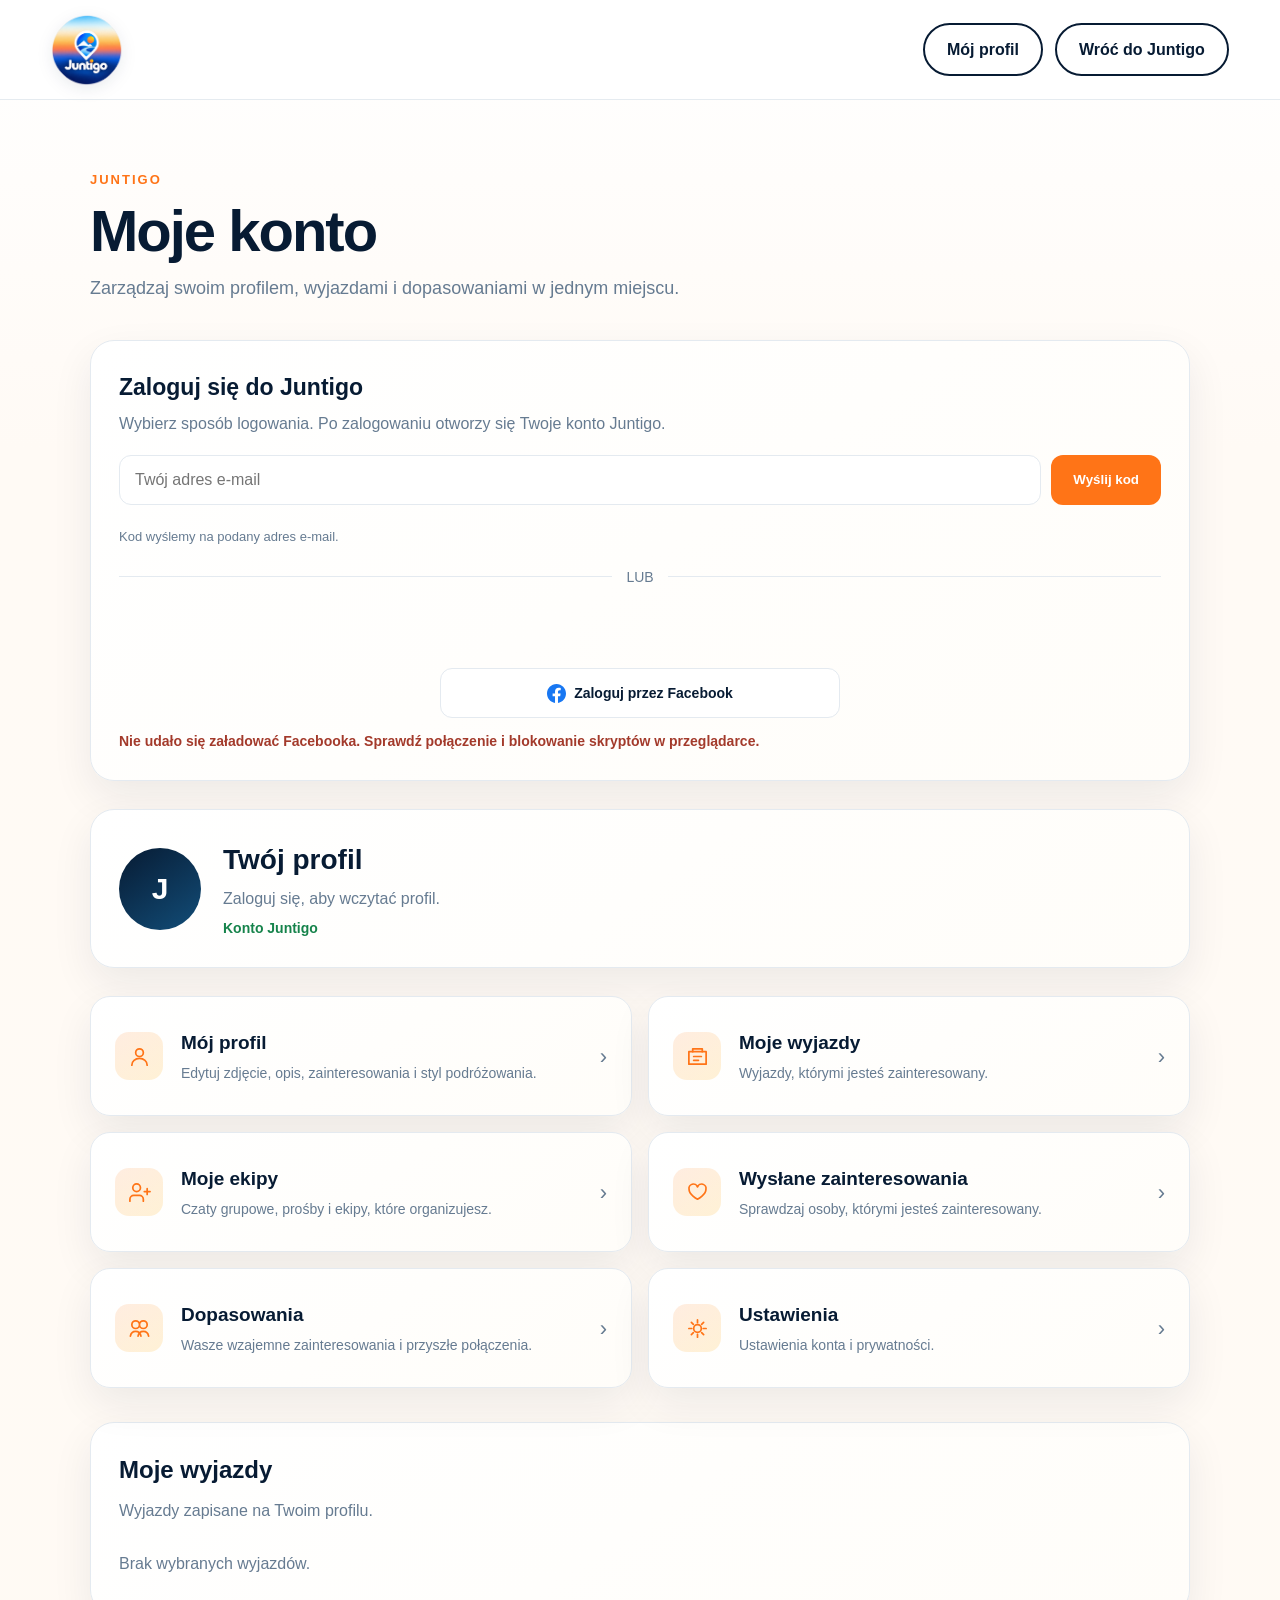
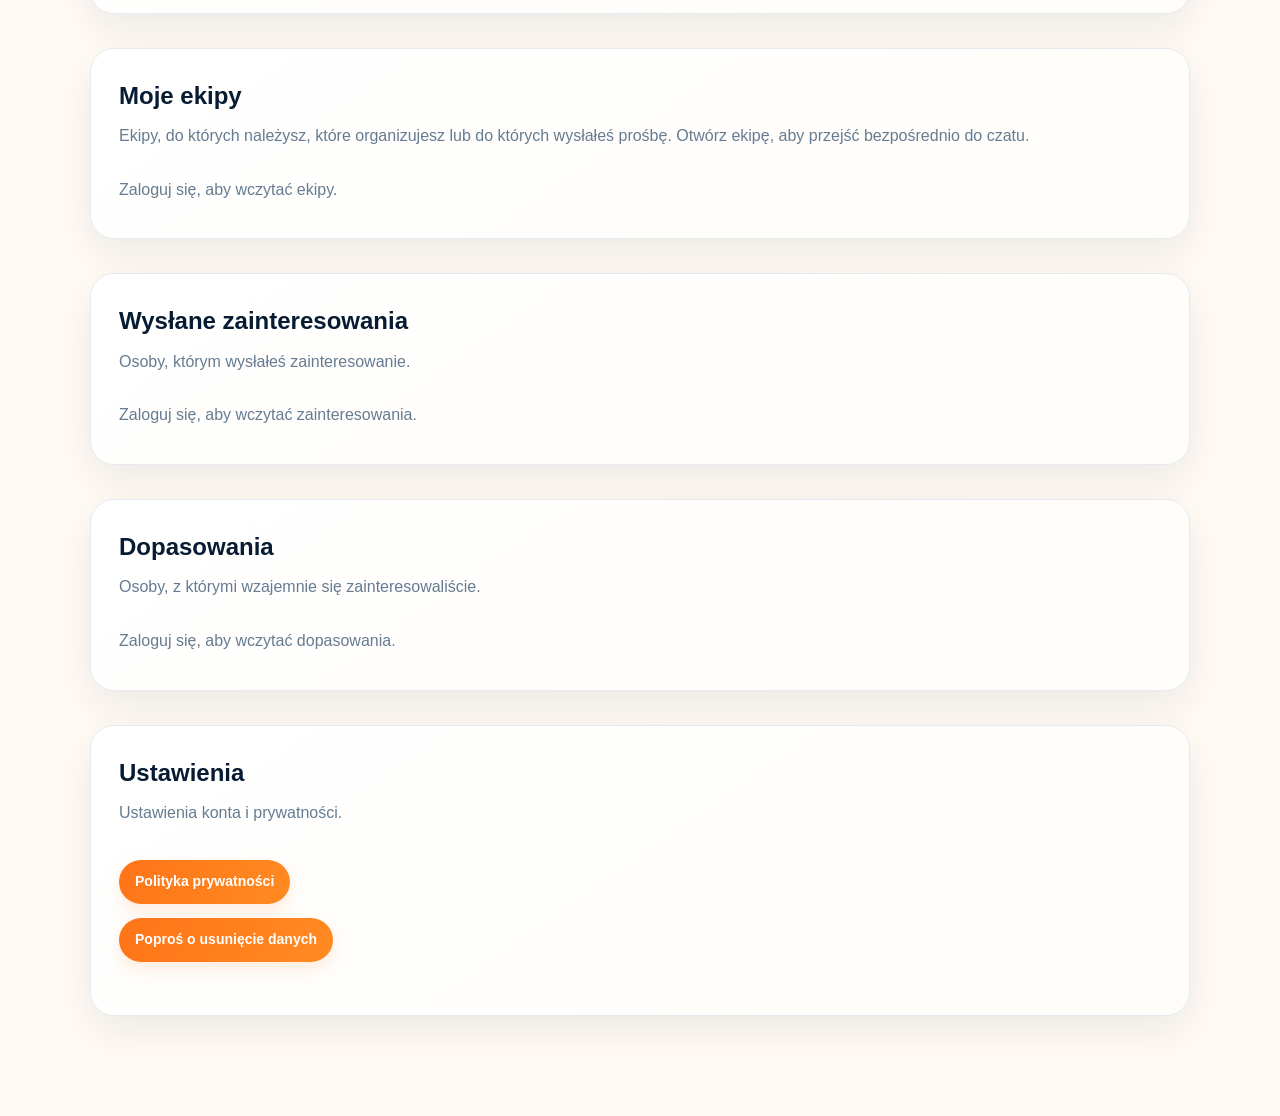
<file: konto.html>
<!DOCTYPE html>
<html lang="pl">
<head>
  <meta charset="UTF-8">
  <meta name="viewport" content="width=device-width, initial-scale=1.0">
  <meta name="referrer" content="strict-origin-when-cross-origin">
  <link rel="icon" type="image/png" href="juntigo-logo.png?v=20261024">
  <link rel="dns-prefetch" href="//connect.facebook.net">
  <link rel="dns-prefetch" href="//www.facebook.com">
  <link rel="preconnect" href="https://connect.facebook.net" crossorigin>
  <link rel="preconnect" href="https://www.facebook.com" crossorigin>
  <title>Moje konto — Juntigo</title>
  <meta name="description" content="Panel konta użytkownika Juntigo.">
  <meta name="robots" content="noindex, nofollow">
  <script src="https://accounts.google.com/gsi/client" async defer></script>
<script src="auth.js"></script>
  <style>
    :root{--navy:#071b33;--navy-light:#0d2948;--orange:#ff7417;--cream:#fffaf4;--white:#fff;--text:#17283b;--muted:#667587;--border:#e7e1da}
    .email-login-form{display:grid;grid-template-columns:minmax(0,1fr) auto;gap:10px;margin:18px 0 22px}.email-login-form input{width:100%;min-width:0;height:50px;border:1px solid var(--border);border-radius:12px;padding:0 15px;font:inherit;color:var(--text);background:#fff}.email-login-form button{height:50px;padding:0 22px;border:0;border-radius:12px;background:var(--orange);color:#fff;font-weight:800;cursor:pointer}.email-login-form button:disabled{opacity:.7;cursor:not-allowed}.login-divider{display:flex;align-items:center;gap:14px;margin:18px 0;color:var(--muted);font-size:14px}.login-divider:before,.login-divider:after{content:"";height:1px;background:var(--border);flex:1}.login-buttons{display:grid;grid-template-columns:minmax(0,1fr);gap:12px;align-items:center;justify-items:center}.login-buttons #google-login-button{box-sizing:border-box;width:100%;max-width:400px;min-width:0;height:50px;display:flex;align-items:center;justify-content:center;justify-self:center;overflow:visible;border:0;border-radius:12px}.login-buttons #google-login-button>div{width:100%!important;max-width:400px!important;overflow:visible;border-radius:12px}.login-buttons #google-login-button iframe{border:0!important}.facebook-login-button{box-sizing:border-box;position:relative;z-index:2;pointer-events:auto;display:inline-flex;align-items:center;justify-content:center;gap:8px;width:100%;max-width:400px;justify-self:center;min-width:0;height:50px;min-height:50px;padding:0 8px;border:1px solid var(--border);border-radius:12px;background:#fff;color:var(--navy);font:700 14px Arial,Helvetica,sans-serif;cursor:pointer;margin-top:0}.facebook-login-button:hover{background:#f5f8fc}.email-code-resend{display:inline-block;margin-top:10px;padding:0;border:0;background:transparent;color:var(--orange);font:inherit;font-size:13px;font-weight:800;cursor:pointer}.email-code-resend:disabled{opacity:.55;cursor:wait}.facebook-login-button:focus-visible{outline:3px solid rgba(24,119,242,.3);outline-offset:3px}.facebook-login-button svg{width:19px;height:19px;fill:#1877f2;flex:0 0 19px}.login-note{font-size:13px;color:var(--muted);margin-top:10px!important;margin-bottom:0!important}@media(max-width:560px){.email-login-form{grid-template-columns:1fr}.email-login-form button{width:100%}.login-buttons{grid-template-columns:minmax(0,1fr);gap:12px}.login-buttons #google-login-button{width:100%;max-width:400px;justify-self:center;overflow:visible}.login-buttons #google-login-button>div{width:100%!important;max-width:400px!important;overflow:visible}.facebook-login-button{font-size:14px;padding:0 8px;width:100%;max-width:400px;justify-self:center}}
    *{box-sizing:border-box;margin:0;padding:0}body{font-family:Arial,Helvetica,sans-serif;color:var(--text);background:var(--cream);line-height:1.6}a{color:inherit;text-decoration:none}
    nav{height:100px;background:var(--white);border-bottom:1px solid var(--border);display:flex;align-items:center}.nav-inner{width:min(1400px,92%);margin:0 auto;display:flex;align-items:center;justify-content:space-between}.logo img{width:72px;height:72px;object-fit:contain;display:block}.nav-links{display:flex;align-items:center;gap:12px}.back-link{color:var(--navy);font-weight:700;border:2px solid var(--navy);padding:12px 22px;border-radius:999px;transition:all .25s ease}.back-link:hover{background:var(--navy);color:#fff}
    main{width:min(1100px,92%);margin:0 auto;padding:70px 0 100px}.eyebrow{color:var(--orange);font-size:13px;font-weight:800;letter-spacing:2px;text-transform:uppercase;margin-bottom:10px}h1{color:var(--navy);font-size:clamp(38px,6vw,58px);line-height:1.05;letter-spacing:-2px;margin-bottom:12px}.intro{color:var(--muted);font-size:18px;max-width:700px;margin-bottom:38px}
    .login-section{background:var(--white);border:1px solid var(--border);border-radius:24px;padding:28px;margin-bottom:28px;box-shadow:0 12px 35px rgba(7,27,51,.07)}.login-section h2{color:var(--navy);font-size:23px;margin-bottom:5px}.login-section p{color:var(--muted);margin-bottom:18px}#account-login-status{color:#176b3a;font-size:14px;font-weight:700;margin-top:12px}#account-error{color:#a33a2b;font-size:14px;font-weight:700;margin-top:12px;display:none}.login-section.session-checking .login-buttons,.login-section.is-authenticated .login-buttons{display:none}.login-section.session-checking h2{font-size:0}.login-section.session-checking h2:after{content:"Sprawdzanie sesji Juntigo…";font-size:23px}.login-section.session-checking>p{display:none}.login-section.is-authenticated h2{font-size:23px}.login-section.is-authenticated h2:after{content:""} .login-section.is-authenticated>p{margin-bottom:0}.login-section.is-authenticated #email-login-form,.login-section.is-authenticated #email-code-controls,.login-section.is-authenticated #email-login-note,.login-section.is-authenticated .login-divider,.login-section.is-authenticated .login-buttons{display:none!important}.login-section.is-authenticated #account-login-status{margin-top:0;font-size:16px}
    .account-header{display:flex;align-items:center;gap:22px;background:var(--white);border:1px solid var(--border);border-radius:24px;padding:28px;margin-bottom:28px;box-shadow:0 12px 35px rgba(7,27,51,.07)}.avatar{width:82px;height:82px;border-radius:50%;background:var(--navy);color:#fff;display:flex;align-items:center;justify-content:center;font-size:30px;font-weight:800;overflow:hidden;flex-shrink:0}.avatar img{width:100%;height:100%;object-fit:cover}.account-header h2{color:var(--navy);font-size:28px;margin-bottom:3px}.account-header p{color:var(--muted)}.verified{color:var(--orange);font-weight:800;font-size:14px;margin-top:5px}
    .dashboard-grid{display:grid;grid-template-columns:repeat(2,1fr);gap:16px}.dashboard-card{display:flex;align-items:center;gap:18px;min-height:120px;padding:24px;background:var(--white);border:1px solid var(--border);border-radius:20px;transition:transform .2s ease,box-shadow .2s ease,border-color .2s ease}.dashboard-card:hover{transform:translateY(-2px);border-color:rgba(255,116,23,.45);box-shadow:0 12px 28px rgba(7,27,51,.08)}.card-icon{width:48px;height:48px;border-radius:14px;background:rgba(255,116,23,.1);color:var(--orange);display:flex;align-items:center;justify-content:center;flex-shrink:0}.card-icon svg{width:23px;height:23px;fill:none;stroke:currentColor;stroke-width:1.8;stroke-linecap:round;stroke-linejoin:round}.dashboard-card h3{color:var(--navy);font-size:19px;margin-bottom:3px}.dashboard-card p{color:var(--muted);font-size:14px}.arrow{margin-left:auto;color:var(--muted);font-size:22px}
    .section{margin-top:34px;background:var(--white);border:1px solid var(--border);border-radius:24px;padding:28px}.section h2{color:var(--navy);font-size:24px;margin-bottom:8px}.section-intro{color:var(--muted);margin-bottom:20px}.trip-list{display:flex;flex-direction:column;gap:10px}.trip-item{display:flex;justify-content:space-between;align-items:center;gap:15px;padding:16px 18px;background:#f7f8fa;border-radius:14px}.trip-item strong{color:var(--navy)}.trip-item span{color:var(--muted);font-size:14px}.empty{color:var(--muted);padding:8px 0}.profile-action{display:inline-flex;align-items:center;justify-content:center;min-height:44px;padding:0 16px;border-radius:999px;background:var(--orange);color:#fff;font-size:14px;font-weight:800;margin-top:14px}
    .match-list{display:flex;flex-direction:column;gap:12px}
.match-item{display:flex;align-items:center;gap:16px;padding:16px 18px;background:#f7f8fa;border-radius:16px;border:1px solid transparent;cursor:pointer;transition:all .2s ease}
.match-item:hover{border-color:rgba(255,116,23,.45);box-shadow:0 8px 20px rgba(7,27,51,.06)}
.match-avatar{width:58px;height:58px;border-radius:50%;background:var(--navy);color:#fff;display:flex;align-items:center;justify-content:center;font-size:21px;font-weight:800;overflow:hidden;flex-shrink:0}
.match-avatar img{width:100%;height:100%;object-fit:cover}
.match-info{min-width:0;flex:1}
.match-info strong{display:block;color:var(--navy);font-size:17px}
.match-info span{display:block;color:var(--muted);font-size:14px}
.match-trip{margin-top:3px}
.match-arrow{color:var(--muted);font-size:24px;flex-shrink:0}
.match-empty{color:var(--muted);padding:8px 0}
    .interest-list{display:flex;flex-direction:column;gap:12px}
.interest-item{display:flex;align-items:center;justify-content:space-between;gap:16px;padding:16px 18px;background:#f7f8fa;border-radius:16px;border:1px solid transparent}
.interest-info{min-width:0;flex:1}
.interest-info strong{display:block;color:var(--navy);font-size:17px}
.interest-info span{display:block;color:var(--muted);font-size:14px}
.interest-status{font-size:13px;font-weight:800;color:var(--muted);white-space:nowrap}
.interest-empty{color:var(--muted);padding:8px 0}
    .interest-chat-button{min-height:40px;padding:0 16px;border:0;border-radius:999px;background:var(--navy);color:#fff;font:inherit;font-size:13px;font-weight:800;cursor:pointer;white-space:nowrap}
.interest-chat-button:hover{background:var(--navy-light)}
    .chat-modal{position:fixed;inset:0;background:rgba(7,27,51,.58);display:none;align-items:center;justify-content:center;padding:24px;z-index:9999;overscroll-behavior:contain}
.chat-modal.active{display:flex}
.chat-box{width:100%;max-width:620px;max-height:calc(100vh - 48px);max-height:calc(100dvh - 48px);background:var(--white);border-radius:24px;overflow:hidden;box-shadow:0 25px 70px rgba(7,27,51,.25);display:flex;flex-direction:column;min-height:0;overscroll-behavior:contain}
.chat-header{display:flex;align-items:center;justify-content:space-between;gap:16px;padding:20px 22px;border-bottom:1px solid var(--border)}
.chat-header-person{display:flex;align-items:center;gap:12px;min-width:0;flex:1}
.chat-person-avatar,.chat-person-avatar.is-visible{width:44px;height:44px;min-width:44px;min-height:44px;flex:0 0 44px;border-radius:50%;display:flex!important;visibility:visible;align-items:center;justify-content:center;overflow:hidden;background:linear-gradient(145deg,#071b33 0%,#104b72 100%);color:#fff;font-size:17px;font-weight:800;border:1px solid rgba(7,27,51,.08);box-sizing:border-box}
.chat-person-avatar img{display:block;width:100%;height:100%;object-fit:cover;border-radius:50%}
.chat-header-info{min-width:0}
.chat-header-info strong{display:block;color:var(--navy);font-size:19px;overflow-wrap:anywhere}
.chat-header-info span{display:block;color:var(--muted);font-size:13px;margin-top:2px}
.chat-close{width:40px;height:40px;border:0;border-radius:50%;background:#f3f4f6;color:var(--navy);font-size:25px;line-height:1;cursor:pointer;flex-shrink:0}
.chat-messages{flex:1;min-height:280px;max-height:480px;overflow-y:auto;padding:20px;background:#f7f8fa;display:flex;flex-direction:column;gap:10px}
.chat-message{max-width:78%;padding:11px 14px;border-radius:16px;background:var(--white);color:var(--text);box-shadow:0 2px 8px rgba(7,27,51,.05);align-self:flex-start}
.chat-message.mine{align-self:flex-end;background:var(--navy);color:#fff}
.chat-message-text{white-space:pre-wrap;overflow-wrap:anywhere}
.chat-message-time{font-size:11px;opacity:.65;margin-top:4px}
.chat-empty{color:var(--muted);text-align:center;margin:auto}
.chat-form{display:flex;align-items:flex-end;gap:10px;padding:16px;border-top:1px solid var(--border);background:var(--white);position:relative}
.chat-composer{display:flex;align-items:flex-end;gap:8px;flex:1;min-width:0}
.chat-input{flex:1;min-width:0;min-height:46px;max-height:120px;resize:vertical;padding:11px 14px;border:1px solid var(--border);border-radius:14px;font:inherit;color:var(--text);outline:none}
.chat-emoji-wrap{position:relative;flex-shrink:0}
.chat-emoji-toggle{width:44px;height:46px;border:1px solid var(--border);border-radius:14px;background:#f7f9fc;color:var(--text);font-size:22px;cursor:pointer;display:grid;place-items:center}
.chat-emoji-toggle:hover{border-color:var(--orange);background:#fff6ef}
.chat-emoji-picker{position:absolute;bottom:54px;left:0;width:min(280px,calc(100vw - 48px));padding:10px;background:#fff;border:1px solid var(--border);border-radius:16px;box-shadow:0 12px 36px rgba(7,27,51,.2);display:grid;grid-template-columns:repeat(7,1fr);gap:4px;z-index:10010}
.chat-emoji-picker[hidden]{display:none}
.chat-emoji{border:0;background:transparent;border-radius:8px;min-width:32px;min-height:34px;font-size:22px;cursor:pointer}
.chat-emoji:hover,.chat-emoji:focus{background:#fff0e5;outline:none}
.chat-input:focus{border-color:rgba(255,116,23,.7)}
.chat-send{min-height:46px;padding:0 20px;border:0;border-radius:999px;background:var(--orange);color:#fff;font:inherit;font-weight:800;cursor:pointer}
.chat-send:disabled{opacity:.6;cursor:default}
.chat-error{padding:8px 16px 0;color:#a33a2b;font-size:13px;background:var(--white)}
    @media(max-width:600px){
      .chat-modal{padding:0;align-items:stretch;height:100%;height:100dvh;inset:0;overflow:hidden;touch-action:pan-y}
      .chat-box{width:100%;max-width:none;max-height:100%;height:100%;height:100dvh;border-radius:0;min-height:0}
      .chat-header,.chat-form{flex-shrink:0}
      .chat-messages{flex:1;max-height:none;min-height:0;overflow-y:auto;overscroll-behavior:contain;-webkit-overflow-scrolling:touch}
      .chat-form{padding:12px;padding-bottom:max(12px,env(safe-area-inset-bottom))}
      .chat-input{font-size:16px;max-height:96px;resize:none}
      .chat-send{padding:0 16px;flex-shrink:0}
      body.juntigo-chat-open{position:fixed;width:100%;overflow:hidden;left:0;right:0}
    }
    @media(max-width:700px){nav{height:82px}.logo img{width:58px;height:58px}.nav-links{gap:6px}.back-link{padding:9px 15px;font-size:14px}main{padding:45px 0 70px}.account-header{padding:22px}.account-header h2{font-size:23px}.dashboard-grid{grid-template-columns:1fr}.dashboard-card{min-height:105px}}
    #ustawienia .logout-button{display:none;min-height:48px;padding:0 28px;margin:24px auto 0;border:2px solid var(--navy);border-radius:999px;background:white;color:var(--navy);font:inherit;font-size:15px;font-weight:800;cursor:pointer;transition:all .2s ease}#ustawienia .logout-button:hover{background:var(--navy);color:white}#ustawienia{ text-align:left }#ustawienia .logout-button[style*="inline-flex"]{display:flex!important;width:max-content;justify-content:center;align-items:center}
  .chat-header-actions{display:flex;align-items:center;gap:8px;flex-shrink:0}.chat-safety-button{min-height:38px;padding:0 12px;border:1px solid #d7dee8;border-radius:999px;background:#fff;color:var(--muted);font:inherit;font-size:12px;font-weight:800;cursor:pointer}.chat-safety-button:hover{border-color:var(--orange);color:var(--orange)}.chat-safety-button--danger:hover{border-color:#b42318;color:#b42318}
.chat-report-modal{position:fixed;inset:0;z-index:10000;display:flex;align-items:center;justify-content:center;padding:20px;background:rgba(7,27,51,.68)}.chat-report-box{width:100%;max-width:520px;background:#fff;border-radius:22px;padding:28px;box-shadow:0 24px 80px rgba(0,0,0,.25)}.chat-report-box h3{color:var(--navy);font-size:25px;margin-bottom:8px}.chat-report-box p{color:var(--muted);font-size:14px;margin-bottom:20px}.chat-report-box label{display:flex;flex-direction:column;gap:7px;color:var(--navy);font-size:14px;font-weight:700;margin-bottom:15px}.chat-report-box select,.chat-report-box textarea{width:100%;padding:12px 14px;border:1px solid #d7dee8;border-radius:11px;background:#fff;color:var(--navy);font:inherit}.chat-report-box textarea{resize:vertical;min-height:100px}.chat-report-actions{display:flex;gap:10px;justify-content:flex-end;margin-top:18px}.chat-report-cancel,.chat-report-submit{min-height:44px;padding:0 18px;border-radius:999px;font:inherit;font-weight:800;cursor:pointer}.chat-report-cancel{border:1px solid #d7dee8;background:#fff;color:var(--navy)}.chat-report-submit{border:0;background:var(--orange);color:#fff}.chat-report-submit:disabled{opacity:.7;cursor:wait}.chat-report-status{display:none;padding:11px 13px;border-radius:10px;font-size:13px;margin-bottom:14px}.chat-report-status.is-visible{display:block}.chat-report-status.error{background:#fff1f1;border:1px solid #f3c2c2;color:#9f1d1d}.chat-report-status.success{background:#edf8f1;border:1px solid #b9e2c8;color:#176b3a}
@media(max-width:600px){.chat-header-actions{gap:5px}.chat-safety-button{padding:0 9px;font-size:11px}.chat-header{padding:16px}.chat-report-actions{flex-direction:column}.chat-report-cancel,.chat-report-submit{width:100%}}

.juntigo-confirm-modal{position:fixed;inset:0;z-index:12000;display:flex;align-items:center;justify-content:center;padding:22px;background:rgba(7,27,51,.68);backdrop-filter:blur(5px);animation:juntigoConfirmFade .16s ease-out}
.juntigo-confirm-box{box-sizing:border-box;width:min(100%,480px);padding:30px;border:1px solid rgba(215,222,232,.8);border-radius:26px;background:#fff;box-shadow:0 28px 90px rgba(7,27,51,.28);text-align:left;animation:juntigoConfirmRise .18s ease-out}
.juntigo-confirm-icon{display:flex;align-items:center;justify-content:center;width:48px;height:48px;margin-bottom:18px;border-radius:16px;background:#fff3e8;color:var(--orange);font-size:25px;font-weight:900}
.juntigo-confirm-icon.is-danger{background:#fff0ef;color:#b42318}
.juntigo-confirm-box h2{margin:0 0 10px;color:var(--navy);font-size:25px;line-height:1.2;font-weight:850}
.juntigo-confirm-box p{margin:0;color:var(--muted);font-size:15px;line-height:1.65;overflow-wrap:anywhere}
.juntigo-confirm-actions{display:flex;justify-content:flex-end;gap:10px;margin-top:26px}
.juntigo-confirm-actions button{min-height:46px;padding:0 18px;border-radius:999px;font:inherit;font-size:14px;font-weight:800;cursor:pointer;transition:transform .15s ease,background .15s ease,border-color .15s ease}
.juntigo-confirm-cancel{border:1px solid #d7dee8;background:#fff;color:var(--navy)}
.juntigo-confirm-cancel:hover{background:#f4f7fa}
.juntigo-confirm-accept{border:0;background:var(--navy);color:#fff}
.juntigo-confirm-accept:hover{transform:translateY(-1px);background:#12345a}
.juntigo-confirm-accept.is-danger{background:#b42318}
.juntigo-confirm-accept.is-danger:hover{background:#921c14}
.juntigo-confirm-actions button:focus-visible{outline:3px solid rgba(255,116,23,.45);outline-offset:3px}
.juntigo-notice{position:fixed;right:22px;bottom:22px;z-index:12001;max-width:min(420px,calc(100vw - 44px));padding:15px 20px;border-radius:16px;box-shadow:0 16px 45px rgba(7,27,51,.2);font-size:14px;font-weight:750;line-height:1.5;animation:juntigoConfirmRise .18s ease-out}
.juntigo-notice.is-success{background:#edf8f1;border:1px solid #b9e2c8;color:#176b3a}
.juntigo-notice.is-error{background:#fff1f1;border:1px solid #f3c2c2;color:#9f1d1d}
@keyframes juntigoConfirmFade{from{opacity:0}to{opacity:1}}
@keyframes juntigoConfirmRise{from{opacity:0;transform:translateY(8px)}to{opacity:1;transform:translateY(0)}}
@media(max-width:520px){.juntigo-confirm-box{padding:24px 20px;border-radius:22px}.juntigo-confirm-box h2{font-size:22px}.juntigo-confirm-actions{flex-direction:column-reverse}.juntigo-confirm-actions button{width:100%}.juntigo-notice{right:14px;bottom:14px;max-width:calc(100vw - 28px)}}

</style>
  <link rel="stylesheet" href="brand-refresh.css?v=7">
</head>
<body>
<nav><div class="nav-inner"><a href="index.html" class="logo" aria-label="Juntigo"><img src="juntigo-logo.png?v=20261024" alt="Juntigo"></a><div class="nav-links"><a href="profil.html" class="back-link">Mój profil</a><a href="index.html" class="back-link">Wróć do Juntigo</a></div></div></nav>
<main>
<div class="eyebrow">Juntigo</div><h1>Moje konto</h1><p class="intro">Zarządzaj swoim profilem, wyjazdami i dopasowaniami w jednym miejscu.</p>
<section class="login-section"><h2>Zaloguj się do Juntigo</h2><p>Wpisz e-mail, aby otrzymać jednorazowy kod logowania. Możesz też użyć konta Google lub Facebooka.</p><form class="email-login-form" id="email-login-form" novalidate><input type="email" id="login-email" name="email" autocomplete="email" placeholder="Twój adres e-mail" aria-label="Adres e-mail" maxlength="254" required><button type="submit" id="email-login-submit">Wyślij kod</button></form><div id="email-code-controls" hidden><p class="login-note">Wpisz sześciocyfrowy kod z wiadomości. Kod jest ważny przez 5 minut.</p><input type="text" id="login-email-code" inputmode="numeric" autocomplete="one-time-code" pattern="[0-9]{6}" maxlength="6" placeholder="123456" aria-label="Sześciocyfrowy kod" style="width:100%;height:50px;border:1px solid var(--border);border-radius:12px;padding:0 15px;font:inherit;margin-top:10px;letter-spacing:5px;text-align:center"><button type="button" id="email-code-resend" class="email-code-resend">Wyślij kod ponownie</button></div><p class="login-note" id="email-login-note" role="status" aria-live="polite">Kod wyślemy na podany adres e-mail.</p><div class="login-divider"><span>LUB</span></div><div class="login-buttons"><div id="google-login-button"></div><button type="button" class="facebook-login-button" id="facebook-login-button"><svg viewBox="0 0 24 24" aria-hidden="true" focusable="false"><path d="M24 12.073C24 5.405 18.627 0 12 0S0 5.405 0 12.073c0 6.019 4.388 11.017 10.125 11.927v-8.437H7.078v-3.49h3.047V9.41c0-3.025 1.792-4.697 4.533-4.697 1.312 0 2.686.236 2.686.236v2.97h-1.513c-1.49 0-1.956.931-1.956 1.887v2.267h3.328l-.532 3.49h-2.796V24C19.612 23.09 24 18.092 24 12.073Z"/></svg><span id="facebook-login-label">Facebook</span></button></div><div id="account-login-status"></div><div id="account-error"></div></section>
<script>
(function setupEmailOtpLogin(){
  const form=document.getElementById("email-login-form"),emailInput=document.getElementById("login-email"),submit=document.getElementById("email-login-submit"),note=document.getElementById("email-login-note"),codeControls=document.getElementById("email-code-controls"),codeInput=document.getElementById("login-email-code"),resend=document.getElementById("email-code-resend");
  if(!form||!emailInput||!submit||!note||!codeControls||!codeInput||!resend)return;
  let codeRequested=false,busy=false;
  function setNote(message,isError){note.textContent=message;note.style.color=isError?"#a33a2b":"var(--muted)";}
  async function requestCode(){
    const email=emailInput.value.trim().toLowerCase();
    if(!/^[^\s@]+@[^\s@]+\.[^\s@]+$/.test(email)||email.length>254){setNote("Podaj prawidłowy adres e-mail.",true);emailInput.focus();return false;}
    busy=true;submit.disabled=true;resend.disabled=true;submit.textContent="Wysyłanie…";
    try{const response=await fetch(JUNTIGO_API,{method:"POST",body:new URLSearchParams({type:"requestEmailCode",email})});const result=await response.json();if(!result.success)throw new Error(result.error||"Nie udało się wysłać kodu.");codeRequested=true;emailInput.readOnly=true;codeControls.hidden=false;submit.textContent="Potwierdź kod";setNote(result.message||"Kod wysłany. Sprawdź skrzynkę odbiorczą i folder Spam.",false);codeInput.focus();return true;}
    catch(error){setNote(error.message||"Nie udało się wysłać kodu. Spróbuj ponownie.",true);submit.textContent=codeRequested?"Potwierdź kod":"Wyślij kod";return false;}
    finally{busy=false;submit.disabled=false;resend.disabled=false;}
  }
  form.addEventListener("submit",async event=>{
    event.preventDefault();if(busy)return;if(!codeRequested){await requestCode();return;}
    const email=emailInput.value.trim().toLowerCase(),code=codeInput.value.trim();
    if(!/^\d{6}$/.test(code)){setNote("Wpisz sześciocyfrowy kod z wiadomości.",true);codeInput.focus();return;}
    busy=true;submit.disabled=true;resend.disabled=true;submit.textContent="Sprawdzanie…";
    try{const response=await fetch(JUNTIGO_API,{method:"POST",body:new URLSearchParams({type:"verifyEmailCode",email,code})});const result=await response.json();if(!result.success||!result.sessionToken)throw new Error(result.error||"Nieprawidłowy kod.");juntigoSessionToken=result.sessionToken;sessionStorage.setItem(JUNTIGO_AUTH_SESSION_KEY,juntigoSessionToken);setNote("Zalogowano. Wczytujemy konto…",false);await loadAccountProfile(juntigoSessionToken);}
    catch(error){setNote(error.message||"Nie udało się potwierdzić kodu.",true);submit.textContent="Potwierdź kod";}
    finally{busy=false;submit.disabled=false;resend.disabled=false;}
  });
  resend.addEventListener("click",async()=>{if(busy)return;codeInput.value="";await requestCode();});
  emailInput.addEventListener("input",()=>{if(!codeRequested)setNote("Kod wyślemy na podany adres e-mail.",false);});
})();
</script>
<script>
(function(){
  const appId="28416419968053118";
  const api="https://script.google.com/macros/s/AKfycbz6nBiCff3kuKl4VN06tBxZMbeFICB8WV1S9x5cEQV8kOkwkFbstpYkVuHUtzpvENSu/exec";
  const button=document.getElementById("facebook-login-button");
  function showError(message){
    const box=document.getElementById("account-error");
    if(box){box.textContent=message;box.style.display="block";}
    console.error("Juntigo Facebook login:",message);
  }
  window.fbAsyncInit=function(){
    window.FB.init({appId:appId,cookie:true,xfbml:false,version:"v23.0"});
    window.juntigoFacebookSDKReady=true;
    if(button){button.disabled=false;button.removeAttribute("aria-busy");document.getElementById("facebook-login-label").textContent="Zaloguj przez Facebook";}
  };
  if(button){button.disabled=true;button.setAttribute("aria-busy","true");document.getElementById("facebook-login-label").textContent="Ładowanie Facebooka…";}
  const sdk=document.createElement("script");
  sdk.async=true;sdk.defer=true;sdk.crossOrigin="anonymous";
  sdk.src="https://connect.facebook.net/pl_PL/sdk.js";
  sdk.onerror=function(){if(button){button.disabled=false;button.removeAttribute("aria-busy");document.getElementById("facebook-login-label").textContent="Zaloguj przez Facebook";}showError("Nie udało się załadować Facebooka. Sprawdź połączenie i blokowanie skryptów w przeglądarce.");};
  document.head.appendChild(sdk);
  if(button){
    button.addEventListener("click",function(){
      if(button.disabled)return;
      const FB=window.FB;
      if(!FB||!FB.login){showError("Facebook nie jest jeszcze gotowy. Odśwież stronę i spróbuj ponownie.");return;}
      const box=document.getElementById("account-error");
      if(box){box.textContent="";box.style.display="none";}
      try{
        FB.login(function(response){
          button.disabled=true;
          (async function(){
            try{
              const token=response&&response.authResponse&&response.authResponse.accessToken;
              if(!token){const status=response&&response.status?String(response.status):"brak statusu";const denied=response&&response.authResponse&&response.authResponse.grantedScopes?String(response.authResponse.grantedScopes):"";throw new Error(status==="not_authorized"?"Facebook nie przyznał aplikacji wymaganych uprawnień. Kliknij ponownie i zaakceptuj dostęp do profilu oraz e-maila.":status==="unknown"?"Facebook nie zwrócił autoryzacji. Sprawdź, czy w oknie Facebooka kliknięto „Kontynuuj” zamiast „Anuluj”, i spróbuj ponownie.":"Nie otrzymano tokena Facebooka (status: "+status+"). Zamknij okno logowania, odśwież stronę i spróbuj ponownie.");}
              const body=new URLSearchParams({type:"facebookSession",accessToken:token});
              const resultResponse=await fetch(api,{method:"POST",headers:{"Content-Type":"application/x-www-form-urlencoded;charset=UTF-8"},body:body.toString(),redirect:"follow",credentials:"omit"});
              const result=await resultResponse.json();
              if(!result.success||!result.sessionToken)throw new Error(result.error||"Backend Juntigo nie utworzył sesji.");
              sessionStorage.setItem("juntigoSessionToken",result.sessionToken);
              window.location.reload();
            }catch(error){showError(error.message||"Nie udało się zalogować przez Facebooka.");}
            finally{button.disabled=false;}
          })();
        },{scope:"email,public_profile",return_scopes:true,auth_type:"rerequest"});
      }catch(error){
        button.disabled=false;
        showError(error.message||"Nie udało się uruchomić logowania przez Facebooka.");
      }
    });
  }
})();
</script>
<section class="account-header"><div class="avatar" id="account-avatar">J</div><div><h2 id="account-name">Twój profil</h2><p id="account-city">Zaloguj się, aby wczytać profil.</p><div class="verified" id="account-status">Konto Juntigo</div></div></section>
<section class="dashboard-grid" aria-label="Nawigacja konta">
<a href="profil.html" class="dashboard-card" onclick="event.preventDefault();(async()=>{const session=await validateJuntigoSession();window.location.href=session.authenticated?'profil.html':'konto.html?loginNotice=profile';})();"><div class="card-icon"><svg viewBox="0 0 24 24"><circle cx="12" cy="8" r="4"></circle><path d="M4 21c0-4 3.5-7 8-7s8 3 8 7"></path></svg></div><div><h3>Mój profil</h3><p>Edytuj zdjęcie, opis, zainteresowania i styl podróżowania.</p></div><span class="arrow">›</span></a>
<a href="#moje-wyjazdy" class="dashboard-card"><div class="card-icon"><svg viewBox="0 0 24 24"><path d="M3 7h18v13H3z"></path><path d="M7 7V4h10v3M8 12h8M8 16h5"></path></svg></div><div><h3>Moje wyjazdy</h3><p>Wyjazdy, którymi jesteś zainteresowany.</p></div><span class="arrow">›</span></a>
<a href="#moje-ekipy" class="dashboard-card"><div class="card-icon"><svg viewBox="0 0 24 24"><path d="M16 21v-2a4 4 0 0 0-4-4H6a4 4 0 0 0-4 4v2"></path><circle cx="9" cy="7" r="4"></circle><path d="M20 8v6M17 11h6"></path></svg></div><div><h3>Moje ekipy</h3><p>Czaty grupowe, prośby i ekipy, które organizujesz.</p></div><span class="arrow">›</span></a>
<a href="#zainteresowania" class="dashboard-card"><div class="card-icon"><svg viewBox="0 0 24 24"><path d="M20.8 8.8c0 5.5-8.8 10.2-8.8 10.2S3.2 14.3 3.2 8.8A4.6 4.6 0 0 1 12 6.2a4.6 4.6 0 0 1 8.8 2.6Z"></path></svg></div><div><h3>Wysłane zainteresowania</h3><p>Sprawdzaj osoby, którymi jesteś zainteresowany.</p></div><span class="arrow">›</span></a>
<a href="#dopasowania" class="dashboard-card"><div class="card-icon"><svg viewBox="0 0 24 24"><path d="M8 12a4 4 0 1 0 0-8 4 4 0 0 0 0 8ZM16 12a4 4 0 1 0 0-8 4 4 0 0 0 0 8ZM2.5 20c.5-3 2.5-5 5.5-5s5 2 5.5 5M10.5 20c.5-3 2.5-5 5.5-5s5 2 5.5 5"></path></svg></div><div><h3>Dopasowania</h3><p>Wasze wzajemne zainteresowania i przyszłe połączenia.</p></div><span class="arrow">›</span></a>
<a href="#ustawienia" class="dashboard-card"><div class="card-icon"><svg viewBox="0 0 24 24"><path d="M12 3v3M12 18v3M3 12h3M18 12h3M5.6 5.6l2.1 2.1M16.3 16.3l2.1 2.1M18.4 5.6l-2.1 2.1M7.7 16.3l-2.1 2.1"></path><circle cx="12" cy="12" r="4"></circle></svg></div><div><h3>Ustawienia</h3><p>Ustawienia konta i prywatności.</p></div><span class="arrow">›</span></a>
</section>
<section class="section" id="moje-wyjazdy"><h2>Moje wyjazdy</h2><p class="section-intro">Wyjazdy zapisane na Twoim profilu.</p><div class="trip-list" id="trip-list"><div class="empty">Zaloguj się, aby wczytać wyjazdy.</div></div></section>
<section class="section" id="moje-ekipy"><h2>Moje ekipy</h2><p class="section-intro">Ekipy, do których należysz, które organizujesz lub do których wysłałeś prośbę. Otwórz ekipę, aby przejść bezpośrednio do czatu.</p><div id="account-trip-groups" class="trip-list"><div class="empty">Zaloguj się, aby wczytać ekipy.</div></div></section>
<section class="section" id="zainteresowania">
  <h2>Wysłane zainteresowania</h2>
  <p class="section-intro">Osoby, którym wysłałeś zainteresowanie.</p>
  <div class="interest-list" id="interest-list">
    <div class="interest-empty">Zaloguj się, aby wczytać zainteresowania.</div>
  </div>
</section>
<section class="section" id="dopasowania">
  <h2>Dopasowania</h2>
  <p class="section-intro">Osoby, z którymi wzajemnie się zainteresowaliście.</p>
  <div class="match-list" id="match-list">
    <div class="match-empty">Zaloguj się, aby wczytać dopasowania.</div>
  </div>
</section>
  <div class="chat-modal" id="chat-modal">
  <div class="chat-box">
    <div class="chat-header">
      <div class="chat-header-person">
        <div class="chat-person-avatar is-visible" id="chat-person-avatar" aria-hidden="true">C</div>
        <div class="chat-header-info">
          <strong id="chat-person-name">Czat Juntigo</strong>
          <span id="chat-trip-name"></span>
        </div>
      </div>

      <div class="chat-header-actions">
        <button type="button" class="chat-safety-button" id="chat-report-user">Zgłoś</button>
        <button type="button" class="chat-safety-button chat-safety-button--danger" id="chat-block-user">Zablokuj</button>
        <button
          type="button"
          class="chat-close"
          id="chat-close"
          aria-label="Zamknij czat"
        >×</button>
      </div>
    </div>

    <div class="chat-messages" id="chat-messages">
      <div class="chat-empty">Wczytywanie rozmowy…</div>
    </div>

    <div class="chat-error" id="chat-error"></div>

    <form class="chat-form" id="chat-form">
      <div class="chat-composer">
        <div class="chat-emoji-wrap">
          <button type="button" class="chat-emoji-toggle" id="chat-emoji-toggle" aria-label="Wstaw emotkę" aria-expanded="false" title="Wstaw emotkę">☺</button>
          <div class="chat-emoji-picker" id="chat-emoji-picker" role="group" aria-label="Wybierz emotkę" hidden>
            <button type="button" class="chat-emoji" data-emoji="😀" aria-label="Wstaw 😀">😀</button><button type="button" class="chat-emoji" data-emoji="😃" aria-label="Wstaw 😃">😃</button><button type="button" class="chat-emoji" data-emoji="😄" aria-label="Wstaw 😄">😄</button><button type="button" class="chat-emoji" data-emoji="😁" aria-label="Wstaw 😁">😁</button><button type="button" class="chat-emoji" data-emoji="😆" aria-label="Wstaw 😆">😆</button><button type="button" class="chat-emoji" data-emoji="😅" aria-label="Wstaw 😅">😅</button><button type="button" class="chat-emoji" data-emoji="😂" aria-label="Wstaw 😂">😂</button><button type="button" class="chat-emoji" data-emoji="🙂" aria-label="Wstaw 🙂">🙂</button><button type="button" class="chat-emoji" data-emoji="😉" aria-label="Wstaw 😉">😉</button><button type="button" class="chat-emoji" data-emoji="😊" aria-label="Wstaw 😊">😊</button><button type="button" class="chat-emoji" data-emoji="😍" aria-label="Wstaw 😍">😍</button><button type="button" class="chat-emoji" data-emoji="🥰" aria-label="Wstaw 🥰">🥰</button><button type="button" class="chat-emoji" data-emoji="😘" aria-label="Wstaw 😘">😘</button><button type="button" class="chat-emoji" data-emoji="😎" aria-label="Wstaw 😎">😎</button><button type="button" class="chat-emoji" data-emoji="🤩" aria-label="Wstaw 🤩">🤩</button><button type="button" class="chat-emoji" data-emoji="🤔" aria-label="Wstaw 🤔">🤔</button><button type="button" class="chat-emoji" data-emoji="🤗" aria-label="Wstaw 🤗">🤗</button><button type="button" class="chat-emoji" data-emoji="🙃" aria-label="Wstaw 🙃">🙃</button><button type="button" class="chat-emoji" data-emoji="😭" aria-label="Wstaw 😭">😭</button><button type="button" class="chat-emoji" data-emoji="😢" aria-label="Wstaw 😢">😢</button><button type="button" class="chat-emoji" data-emoji="😡" aria-label="Wstaw 😡">😡</button><button type="button" class="chat-emoji" data-emoji="👍" aria-label="Wstaw 👍">👍</button><button type="button" class="chat-emoji" data-emoji="👎" aria-label="Wstaw 👎">👎</button><button type="button" class="chat-emoji" data-emoji="👏" aria-label="Wstaw 👏">👏</button><button type="button" class="chat-emoji" data-emoji="🙏" aria-label="Wstaw 🙏">🙏</button><button type="button" class="chat-emoji" data-emoji="💪" aria-label="Wstaw 💪">💪</button><button type="button" class="chat-emoji" data-emoji="❤️" aria-label="Wstaw ❤️">❤️</button><button type="button" class="chat-emoji" data-emoji="🧡" aria-label="Wstaw 🧡">🧡</button><button type="button" class="chat-emoji" data-emoji="💛" aria-label="Wstaw 💛">💛</button><button type="button" class="chat-emoji" data-emoji="💚" aria-label="Wstaw 💚">💚</button><button type="button" class="chat-emoji" data-emoji="💙" aria-label="Wstaw 💙">💙</button><button type="button" class="chat-emoji" data-emoji="🔥" aria-label="Wstaw 🔥">🔥</button><button type="button" class="chat-emoji" data-emoji="🎉" aria-label="Wstaw 🎉">🎉</button><button type="button" class="chat-emoji" data-emoji="✈️" aria-label="Wstaw ✈️">✈️</button><button type="button" class="chat-emoji" data-emoji="🌍" aria-label="Wstaw 🌍">🌍</button><button type="button" class="chat-emoji" data-emoji="🏖️" aria-label="Wstaw 🏖️">🏖️</button><button type="button" class="chat-emoji" data-emoji="⚽" aria-label="Wstaw ⚽">⚽</button><button type="button" class="chat-emoji" data-emoji="🍻" aria-label="Wstaw 🍻">🍻</button><button type="button" class="chat-emoji" data-emoji="🤝" aria-label="Wstaw 🤝">🤝</button><button type="button" class="chat-emoji" data-emoji="💸" aria-label="Wstaw 💸">💸</button><button type="button" class="chat-emoji" data-emoji="💯" aria-label="Wstaw 💯">💯</button><button type="button" class="chat-emoji" data-emoji="🤣" aria-label="Wstaw 🤣">🤣</button>
          </div>
        </div>
        <textarea
          class="chat-input"
          id="chat-input"
          placeholder="Napisz wiadomość…"
          rows="1"
          maxlength="2000"
        ></textarea>
      </div>
      <button type="submit" class="chat-send" id="chat-send">Wyślij</button>
    </form>
  </div>
</div>
<section class="section" id="ustawienia">
  <h2>Ustawienia</h2>
  <p class="section-intro">Ustawienia konta i prywatności.</p>

  <a href="polityka-prywatnosci.html" class="profile-action">
    Polityka prywatności
  </a>

  <br>

  <a
    href="mailto:juntigotravel@gmail.com?subject=Prośba%20o%20usunięcie%20danych%20z%20Juntigo"
    class="profile-action"
  >
    Poproś o usunięcie danych
  </a>

  <br><br>

  <button
    type="button"
    id="logout-button"
    class="logout-button"
    onclick="logoutJuntigo()"
  >
    Wyloguj się
  </button>
</section>
</main>
<script>
const GOOGLE_CLIENT_ID="853762917641-smv3b9b9dmna6cksthg3l7c6bir4oho5.apps.googleusercontent.com";
const FACEBOOK_APP_ID="28416419968053118";
let juntigoSessionToken=sessionStorage.getItem(JUNTIGO_AUTH_SESSION_KEY)||"";
  let juntigoUserId="";
  let chatRefreshTimer = null;
function setAccountError(message){const error=document.getElementById("account-error");if(!error)return;error.textContent=message||"";error.style.display=message?"block":"none";}
function setLoginSectionState(state, identityText){
  const section=document.querySelector(".login-section");
  if(!section)return;
  section.classList.remove("session-checking","is-authenticated");
  const heading=section.querySelector("h2");
  const description=section.querySelector(":scope > p");
  const status=document.getElementById("account-login-status");
  if(state==="checking"){
    section.classList.add("session-checking");
    if(heading)heading.textContent="Sprawdzanie sesji Juntigo…";
    if(status)status.textContent="";
  }else if(state==="authenticated"){
    section.classList.add("is-authenticated");
    if(heading)heading.textContent="Jesteś zalogowany do Juntigo";
    if(description)description.textContent="Twoja sesja jest aktywna.";
    if(status)status.textContent=identityText?"Zalogowano jako: "+identityText:"Jesteś zalogowany.";
  }else{
    if(heading)heading.textContent="Zaloguj się do Juntigo";
    if(description)description.textContent="Wybierz sposób logowania. Po zalogowaniu otworzy się Twoje konto Juntigo.";
    if(status)status.textContent="";
  }
}
const juntigoAccountTripCatalog=new Map();
let juntigoAccountTripCatalogReady=false;
const JUNTIGO_REMOVED_OCTOBER_TRIPS=new Set([
  "EVENT_WARSAW_BEER_2026",
  "EVENT_KRAKOW_CONRAD_2026",
  "EVENT_PRAGUE_SIGNAL_2026",
  "EVENT_VIENNA_VIENNALE_2026",
  "EVENT_BERLIN_LIGHTS_2026",
  "EVENT_AMSTERDAM_ADE_2026",
  "EVENT_BARCELONA_INEDIT_2026",
  "EVENT_MADRID_JAZZ_2026",
  "EVENT_PARIS_GAMES_2026",
  "EVENT_MILAN_JAZZMI_2026",
  "EVENT_LISBON_DOCLISBOA_2026",
  "ROMA_REAL_2026-10-14","REAL_MADRID_LEIPZIG_2026-10-21","BARCA_REAL_2026-10-25",
  "LIVERPOOL_MAN_CITY_2026-10-11","MAN_UTD_CHELSEA_2026-10-31","ARSENAL_LILLE_2026-10-13",
  "LEGIA_WISLA_2026-10-11","LEGIA_LECH_2026-10-25","LECH_BAYER_2026-10-15","LECH_SUNDERLAND_2026-10-22",
  "OKTOBERFEST","Oktoberfest 2026"
]);
function renderAccountTripList(){
  const trips=(Array.isArray(window.juntigoAccountProfileTrips)?window.juntigoAccountProfileTrips:[])
    .filter(trip=>!JUNTIGO_REMOVED_OCTOBER_TRIPS.has(String(trip||"").trim())&&!/2026-10-\d{2}$/.test(String(trip||"").trim()));
  const tripList=document.getElementById("trip-list");
  if(!tripList)return;
  if(!trips.length){tripList.innerHTML='<div class="empty">Brak wybranych wyjazdów.</div>';return;}
  tripList.replaceChildren(...trips.map(function(trip){
    const id=String(trip||"").trim();
    const label=juntigoAccountTripCatalog.get(id)||({
      "BARCA_REAL_2026-10-25":"FC Barcelona – Real Madryt",
      "MEDIOLAN":"Mediolan",
      "OKTOBERFEST":"Oktoberfest 2026",
      "MALAGA_CF_ESPANYOL":"Málaga CF – Espanyol"
    })[id]||id;
    const item=document.createElement("div");item.className="trip-item";
    const title=document.createElement("strong");title.textContent=label;
    const status=document.createElement("span");status.textContent="Wybrany w profilu";
    item.append(title,status);return item;
  }));
}
function loadAccountTripCatalog(){
  const frame=document.createElement("iframe");
  frame.title="Aktualny katalog wyjazdów";frame.setAttribute("aria-hidden","true");frame.tabIndex=-1;
  frame.style.cssText="position:absolute;width:1px;height:1px;left:-10000px;top:-10000px;border:0;visibility:hidden";
  frame.src="wyjazdy.html?profileTripCatalog=1";
  let done=false;
  const finish=(failed)=>{
    if(done)return;done=true;
    try{
      const doc=frame.contentDocument;
      if(!failed&&doc)doc.querySelectorAll(".trip-card,.city-card").forEach(card=>{
        const action=card.querySelector("[data-join-trip]");
        const id=action&&action.getAttribute("data-join-trip");
        const title=card.querySelector("h3");
        if(id&&title&&title.textContent.trim()&&!juntigoAccountTripCatalog.has(id))juntigoAccountTripCatalog.set(id,title.textContent.trim());
      });
    }catch(error){console.warn("Nie udało się odczytać katalogu wyjazdów.",error);}
    frame.remove();juntigoAccountTripCatalogReady=true;renderAccountTripList();
  };
  frame.addEventListener("load",()=>finish(false),{once:true});
  frame.addEventListener("error",()=>finish(true),{once:true});
  document.body.append(frame);setTimeout(()=>finish(true),12000);
}
async function loadAccountProfileInternal(sessionToken){if(!sessionToken)return;setAccountError("");document.getElementById("account-login-status").textContent="Wczytywanie konta…";try{const session=await validateJuntigoSession();if(getJuntigoSessionToken()!==sessionToken){return;}const result={success:!!session.authenticated,profile:session.profile||null,identity:session.identity||null};if(!result.success){clearJuntigoSession();juntigoSessionToken="";juntigoUserId="";activeChatMatchId="";activeChatPersonName="";activeChatTrip="";activeChatUserId="";setChatError("");setLoginSectionState("login");document.getElementById("account-login-status").textContent="Sesja wygasła. Zaloguj się ponownie.";document.getElementById("logout-button").style.display="none";document.getElementById("account-name").textContent="Twój profil";document.getElementById("account-city").textContent="Zaloguj się, aby wczytać profil.";document.getElementById("account-status").textContent="Konto Juntigo";document.getElementById("account-avatar").textContent="J";document.getElementById("trip-list").innerHTML='<div class="empty">Zaloguj się, aby wczytać wyjazdy.</div>';document.getElementById("interest-list").innerHTML='<div class="interest-empty">Zaloguj się, aby wczytać zainteresowania.</div>';document.getElementById("match-list").innerHTML='<div class="match-empty">Zaloguj się, aby wczytać dopasowania.</div>';document.getElementById("account-trip-groups").innerHTML='<div class="empty">Zaloguj się, aby wczytać ekipy.</div>';initializeGoogleLogin();return;}const profile=result.profile;const identity=result.identity||{};if(getJuntigoSessionToken()!==sessionToken){return;}juntigoUserId=String(identity.userId||"").trim();setLoginSectionState("authenticated",identity.name||identity.email||"użytkownik");document.getElementById("logout-button").style.display="inline-flex";if(!profile){document.getElementById("account-name").textContent="Nie masz jeszcze profilu";document.getElementById("account-city").textContent=identity.email||"Utwórz profil Juntigo.";document.getElementById("account-status").textContent="Konto Juntigo";document.getElementById("trip-list").innerHTML='<div class="empty">Najpierw utwórz swój profil.</div><a href="profil.html" class="profile-action">Utwórz profil</a>';document.getElementById("interest-list").innerHTML='<div class="interest-empty">Utwórz profil, aby korzystać z zainteresowań.</div>';document.getElementById("match-list").innerHTML='<div class="match-empty">Utwórz profil, aby zobaczyć dopasowania.</div>';return;}const name=profile.name||identity.name||"Twój profil";document.getElementById("account-name").textContent=name;document.getElementById("account-city").textContent=profile.city||"Profil Juntigo";document.getElementById("account-status").textContent=profile.verified?"✓ Profil uzupełniony":"Profil Juntigo";const avatar=document.getElementById("account-avatar");if (
  profile.photo &&
  /^data:image\/[a-zA-Z0-9.+-]+;base64,/i.test(String(profile.photo))
) {
  avatar.replaceChildren();

  const image = document.createElement("img");
  image.src = String(profile.photo);
  image.alt = "Zdjęcie profilowe";

  avatar.appendChild(image);
} else {
  avatar.textContent = name.charAt(0).toUpperCase();
}window.juntigoAccountProfileTrips=Array.isArray(profile.trips)?profile.trips:[];renderAccountTripList();await Promise.all([
  loadAccountInterests(sessionToken),
  loadAccountMatches(sessionToken),
  loadAccountTripGroups(sessionToken)
]);if(getJuntigoSessionToken()!==sessionToken){return;} }catch(error){console.error("Błąd Juntigo:",error);setLoginSectionState("login");document.getElementById("account-login-status").textContent="";setAccountError(error.message||"Nie udało się wczytać konta.");}}
  
let accountProfileInFlight = null;
let accountProfileInFlightToken = "";

async function loadAccountProfile(sessionToken) {
  if (!sessionToken) return;

  if (accountProfileInFlight && accountProfileInFlightToken === sessionToken) {
    return accountProfileInFlight;
  }

  accountProfileInFlightToken = sessionToken;
  accountProfileInFlight = loadAccountProfileInternal(sessionToken).finally(function() {
    if (accountProfileInFlightToken === sessionToken) {
      accountProfileInFlight = null;
      accountProfileInFlightToken = "";
    }
  });

  return accountProfileInFlight;
}


const JUNTIGO_TRIP_DISPLAY_NAMES = {
  "CITY_WARSZAWA": "Warszawa",
  "CITY_KRAKOW": "Kraków",
  "CITY_WROCLAW": "Wrocław",
  "CITY_LODZ": "Łódź",
  "CITY_POZNAN": "Poznań",
  "CITY_GDANSK": "Gdańsk",
  "CITY_KATOWICE": "Katowice",
  "CITY_SZCZECIN": "Szczecin",
  "CITY_TORUN": "Toruń",
  "CITY_CZESTOCHOWA": "Częstochowa",
  "CITY_BYDGOSZCZ": "Bydgoszcz",
  "CITY_LUBLIN": "Lublin",
  "CITY_BIALYSTOK": "Białystok",
  "CITY_GDYNIA": "Gdynia",
  "CITY_RZESZOW": "Rzeszów",
  "CITY_TIRANA": "Tirana",
  "CITY_WIEDEN": "Wiedeń",
  "CITY_BRUKSELA": "Bruksela",
  "CITY_SOFIA": "Sofia",
  "CITY_BURGAS": "Burgas",
  "CITY_WARNA": "Warna",
  "CITY_ZAGRZEB": "Zagrzeb",
  "CITY_DUBROWNIK": "Dubrownik",
  "CITY_ZADAR": "Zadar",
  "CITY_SPLIT": "Split",
  "CITY_RIJEKA": "Rijeka",
  "CITY_PODGORICA": "Podgorica",
  "CITY_PRAGA": "Praga",
  "CITY_LARNAKA": "Larnaka",
  "CITY_PAFOS": "Pafos",
  "CITY_KOPENHAGA": "Kopenhaga",
  "CITY_TALLINN": "Tallinn",
  "CITY_TURKU": "Turku",
  "CITY_HELSINKI": "Helsinki",
  "CITY_PARYZ": "Paryż",
  "CITY_NICEA": "Nicea",
  "CITY_MARSYLIA": "Marsylia",
  "CITY_ATENY": "Ateny",
  "CITY_KRETA": "Kreta",
  "CITY_SALONIKI": "Saloniki",
  "CITY_KORFU": "Korfu",
  "CITY_RODOS": "Rodos",
  "CITY_ZAKINTOS": "Zakintos",
  "CITY_KOS": "Kos",
  "CITY_KUTAISI": "Kutaisi",
  "CITY_TBILISI": "Tbilisi",
  "CITY_EINDHOVEN": "Eindhoven",
  "CITY_AMSTERDAM": "Amsterdam",
  "CITY_MADRYT": "Madryt",
  "CITY_BARCELONA": "Barcelona",
  "CITY_SEVILLA": "Sewilla",
  "CITY_MALAGA": "Malaga",
  "CITY_ALICANTE": "Alicante",
  "CITY_PALMA_DE_MALLORCA": "Palma de Mallorca",
  "CITY_GIRONA": "Girona",
  "CITY_WALENCJA": "Walencja",
  "CITY_BILBAO": "Bilbao",
  "CITY_MINORKA": "Minorka",
  "CITY_TENERYFA": "Teneryfa",
  "CITY_LAS_PALMAS_DE_GRAN_CANARIA": "Las Palmas de Gran Canaria",
  "CITY_FUERTEVENTURA": "Fuerteventura",
  "CITY_LANZAROTE": "Lanzarote",
  "CITY_SHANNON": "Shannon",
  "CITY_DUBLIN": "Dublin",
  "CITY_LONDYN": "Londyn",
  "CITY_LIVERPOOL": "Liverpool",
  "CITY_NEWCASTLE_UPON_TYNE": "Newcastle upon Tyne",
  "CITY_BIRMINGHAM": "Birmingham",
  "CITY_MANCHESTER": "Manchester",
  "CITY_BRISTOL": "Bristol",
  "CITY_LEEDS": "Leeds",
  "CITY_NOTTINGHAM": "Nottingham",
  "CITY_BOURNEMOUTH": "Bournemouth",
  "CITY_EDYNBURG": "Edynburg",
  "CITY_GLASGOW": "Glasgow",
  "CITY_ABERDEEN": "Aberdeen",
  "CITY_BELFAST": "Belfast",
  "CITY_REYKJAVIK": "Reykjavik",
  "CITY_WILNO": "Wilno",
  "CITY_RYGA": "Ryga",
  "CITY_VALLETTA": "Valletta",
  "CITY_RABAT": "Rabat",
  "CITY_MARRAKESZ": "Marrakesz",
  "CITY_AGADIR": "Agadir",
  "CITY_DUSSELDORF": "Düsseldorf",
  "CITY_HAMBURG": "Hamburg",
  "CITY_MEMMINGEN": "Memmingen",
  "CITY_DORTMUND": "Dortmund",
  "CITY_STUTTGART": "Stuttgart",
  "CITY_MONACHIUM": "Monachium",
  "CITY_BERLIN": "Berlin",
  "CITY_OSLO": "Oslo",
  "CITY_LIZBONA": "Lizbona",
  "CITY_PORTO": "Porto",
  "CITY_FARO": "Faro",
  "CITY_BUKARESZT": "Bukareszt",
  "CITY_BRATYSLAWA": "Bratysława",
  "CITY_BAZYLEA": "Bazylea",
  "CITY_SZTOKHOLM": "Sztokholm",
  "CITY_ANTALYA": "Antalya",
  "CITY_IZMIR": "Izmir",
  "CITY_BUDAPESZT": "Budapeszt",
  "CITY_RZYM": "Rzym",
  "CITY_BARI": "Bari",
  "CITY_PESCARA": "Pescara",
  "CITY_REGGIO_DI_CALABRIA": "Reggio di Calabria",
  "CITY_OLBIA_SARDYNIA": "Olbia – Sardynia",
  "CITY_PERUGIA": "Perugia",
  "CITY_LAMEZIA_TERME": "Lamezia Terme",
  "CITY_ANKONA": "Ankona",
  "CITY_GENUA": "Genua",
  "CITY_ALGHERO_SARDYNIA": "Alghero – Sardynia",
  "CITY_RIMINI": "Rimini",
  "CITY_NEAPOL": "Neapol",
  "CITY_CAGLIARI_SARDYNIA": "Cagliari – Sardynia",
  "CITY_PIZA": "Piza",
  "CITY_FLORENCJA": "Florencja",
  "CITY_BOLONIA": "Bolonia",
  "CITY_PALERMO_SYCYLIA": "Palermo – Sycylia",
  "CITY_KATANIA_SYCYLIA": "Katania – Sycylia",
  "CITY_TRAPANI_SYCYLIA": "Trapani – Sycylia",
  "CITY_MEDIOLAN": "Mediolan",
  "CITY_WENECJA": "Wenecja",
  "CITY_BRINDISI": "Brindisi",
  "CITY_TURYN": "Turyn",
  "CITY_TRIEST": "Triest",
  "EVENT_WROCLAW_ONELOVE_2026": "One Love Wrocław Music Festival",
  "EVENT_GDANSK_WITCHER_2026": "WIEDŹMIN. Muzyka Kontynentu",
  "EVENT_LONDON_JAZZ_2026": "EFG London Jazz Festival",
  "EVENT_LONDON_LORD_MAYOR_2026": "Lord Mayor Show",
  "EVENT_PARIS_ORELSAN_2026": "Orelsan — koncert",
  "EVENT_MADRID_HOMENS_G_2026": "Hombres G — koncert",
  "EVENT_LISBON_TRIBECA_2026": "Tribeca Festival Lisboa",
  "EVENT_AMSTERDAM_LIGHT_2026": "Amsterdam Light Festival",
  "EVENT_MARKET_POZNAN_MTP_2026": "Jarmark Bożonarodzeniowy na MTP",
  "EVENT_MARKET_POZNAN_BETLEJEM_2026": "Betlejem Poznańskie — plac Wolności",
  "EVENT_MARKET_BYDGOSZCZ_2026": "Bydgoski Jarmark Świąteczny",
  "EVENT_MARKET_GDANSK_2026": "Jarmark Bożonarodzeniowy w Gdańsku",
  "EVENT_MARKET_WARSAW_2026": "Jarmark Świąteczny w Warszawie",
  "EVENT_MARKET_WROCLAW_2026": "Jarmark Bożonarodzeniowy we Wrocławiu",
  "EVENT_MARKET_KRAKOW_2026": "Jarmark Bożonarodzeniowy w Krakowie",
  "EVENT_MARKET_SZCZECIN_2026": "Jarmark Bożonarodzeniowy w Szczecinie",
  "EVENT_MARKET_ZAKOPANE_2026": "Jarmark Bożonarodzeniowy w Zakopanem",
  "EVENT_MARKET_VIENNA_SCHONBRUNN_2026": "Jarmark Bożonarodzeniowy przy pałacu Schönbrunn",
  "EVENT_MARKET_BUDAPEST_BASILICA_2026": "Advent Basilica — jarmark przy bazylice",
  "EVENT_MARKET_BRUSSELS_2026": "Winter Wonders — Bruksela",
  "EVENT_MARKET_NUREMBERG_2026": "Christkindlesmarkt w Norymberdze",
  "EVENT_MARKET_PRAGUE_2026": "Jarmarki Bożonarodzeniowe w Pradze",
  "EVENT_MARKET_ZAGREB_2026": "Advent Zagreb",
  "EVENT_NYE_TVP_2026": "Sylwester z Dwójką — koncert TVP2",
  "EVENT_NYE_VIENNA_2026": "Vienna New Year",
  "EVENT_NYE_SALZBURG_2026": "Sylwester na Starym Mieście w Salzburgu",
  "EVENT_MARKET_DRESDEN_2026": "Striezelmarkt w Dreźnie",
  "REAL_MADRID_PSV_2026-11-24": "Real Madryt – PSV Eindhoven",
  "BARCA_ATLETICO_2026-11-08": "Atlético Madryt – FC Barcelona",
  "BARCA_MAN_CITY_2026-12-08": "FC Barcelona – Manchester City",
  "LIVERPOOL_ARSENAL_2026-11-01": "Liverpool – Arsenal",
  "LIVERPOOL_MAN_UTD_2026-11-22": "Liverpool – Manchester United",
  "LIVERPOOL_PORTO_2026-12-09": "Liverpool – FC Porto",
  "MAN_UTD_LIVERPOOL_2026-11-22": "Liverpool – Manchester United",
  "MAN_UTD_ARSENAL_2026-12-19": "Arsenal – Manchester United",
  "MAN_UTD_FOREST_2026-12-27": "Manchester United – Nottingham Forest",
  "ARSENAL_DORTMUND_2026-11-24": "Arsenal – Borussia Dortmund",
  "ARSENAL_MAN_CITY_2026-11-28": "Arsenal – Manchester City",
  "ARSENAL_REAL_2026-12-09": "Arsenal – Real Madryt",
  "LEGIA_RAKOW_2026-11-08": "Legia Warszawa – Raków Częstochowa",
  "LEGIA_POGON_2026-12-12": "Legia Warszawa – Pogoń Szczecin",
  "LECH_BENFICA_2026-11-05": "Benfica – Lech Poznań",
  "LECH_POGON_2026-11-28": "Lech Poznań – Pogoń Szczecin",
  "JUVENTUS_NAPOLI_2026-11-01": "Juventus – Napoli",
  "FIORENTINA_JUVENTUS_2026-11-08": "Fiorentina – Juventus",
  "JUVENTUS_VENEZIA_2026-11-22": "Juventus – Venezia",
  "COMO_JUVENTUS_2026-11-29": "Como – Juventus",
  "GENOA_MILAN_2026-11-08": "Genoa – AC Milan",
  "MILAN_FROSINONE_2026-11-22": "AC Milan – Frosinone",
  "CAGLIARI_MILAN_2026-11-28": "Cagliari – AC Milan",
  "INTER_COMO_2026-11-08": "Inter Mediolan – Como",
  "ATALANTA_INTER_2026-11-22": "Atalanta – Inter Mediolan",
  "INTER_GENOA_2026-11-28": "Inter Mediolan – Genoa",
  "NAPOLI_LAZIO_2026-11-08": "Napoli – Lazio",
  "NAPOLI_TORINO_2026-11-21": "Napoli – Torino",
  "SASSUOLO_NAPOLI_2026-11-28": "Sassuolo – Napoli",
  "ROMA_SASSUOLO_2026-11-07": "Roma – Sassuolo",
  "PARMA_ROMA_2026-11-21": "Parma – Roma",
  "ROMA_MONZA_2026-11-29": "Roma – Monza",
  "LAZIO_ROMA_2026-12-13": "Lazio – Roma"
};
function formatJuntigoTripLabel(value){
  const raw=String(value||"").trim();
  if(!raw)return "";
  if(/^(Wycieczka|Wydarzenie|Sport|Sylwester|Jarmarki i święta)\s*[—-]/i.test(raw))return raw;
  const title=JUNTIGO_TRIP_DISPLAY_NAMES[raw];
  if(title){
    if(raw.startsWith("CITY_"))return "Wycieczka — "+title;
    if(raw.startsWith("EVENT_NYE_"))return "Sylwester — "+title;
    if(raw.startsWith("EVENT_MARKET_"))return "Jarmarki i święta — "+title;
    if(raw.startsWith("EVENT_"))return "Wydarzenie — "+title;
    if(Object.prototype.hasOwnProperty.call({"REAL_MADRID_PSV_2026-11-24":"Real Madryt – PSV Eindhoven","BARCA_ATLETICO_2026-11-08":"Atlético Madryt – FC Barcelona","BARCA_MAN_CITY_2026-12-08":"FC Barcelona – Manchester City","LIVERPOOL_ARSENAL_2026-11-01":"Liverpool – Arsenal","LIVERPOOL_MAN_UTD_2026-11-22":"Liverpool – Manchester United","LIVERPOOL_PORTO_2026-12-09":"Liverpool – FC Porto","MAN_UTD_LIVERPOOL_2026-11-22":"Liverpool – Manchester United","MAN_UTD_ARSENAL_2026-12-19":"Arsenal – Manchester United","MAN_UTD_FOREST_2026-12-27":"Manchester United – Nottingham Forest","ARSENAL_DORTMUND_2026-11-24":"Arsenal – Borussia Dortmund","ARSENAL_MAN_CITY_2026-11-28":"Arsenal – Manchester City","ARSENAL_REAL_2026-12-09":"Arsenal – Real Madryt","LEGIA_RAKOW_2026-11-08":"Legia Warszawa – Raków Częstochowa","LEGIA_POGON_2026-12-12":"Legia Warszawa – Pogoń Szczecin","LECH_BENFICA_2026-11-05":"Benfica – Lech Poznań","LECH_POGON_2026-11-28":"Lech Poznań – Pogoń Szczecin","JUVENTUS_NAPOLI_2026-11-01":"Juventus – Napoli","FIORENTINA_JUVENTUS_2026-11-08":"Fiorentina – Juventus","JUVENTUS_VENEZIA_2026-11-22":"Juventus – Venezia","COMO_JUVENTUS_2026-11-29":"Como – Juventus","GENOA_MILAN_2026-11-08":"Genoa – AC Milan","MILAN_FROSINONE_2026-11-22":"AC Milan – Frosinone","CAGLIARI_MILAN_2026-11-28":"Cagliari – AC Milan","INTER_COMO_2026-11-08":"Inter Mediolan – Como","ATALANTA_INTER_2026-11-22":"Atalanta – Inter Mediolan","INTER_GENOA_2026-11-28":"Inter Mediolan – Genoa","NAPOLI_LAZIO_2026-11-08":"Napoli – Lazio","NAPOLI_TORINO_2026-11-21":"Napoli – Torino","SASSUOLO_NAPOLI_2026-11-28":"Sassuolo – Napoli","ROMA_SASSUOLO_2026-11-07":"Roma – Sassuolo","PARMA_ROMA_2026-11-21":"Parma – Roma","ROMA_MONZA_2026-11-29":"Roma – Monza","LAZIO_ROMA_2026-12-13":"Lazio – Roma"},raw))return "Sport — "+title;
    return title;
  }
  if(/^CITY_/i.test(raw)){
    const city=raw.slice(5).toLocaleLowerCase("pl").replace(/_/g," ").replace(/\b\p{L}/gu,c=>c.toLocaleUpperCase("pl"));
    return "Wycieczka — "+city;
  }
  if(/^EVENT_NYE_/i.test(raw))return "Sylwester — "+raw.replace(/^EVENT_NYE_/i,"").replace(/_\d{4}$/,"").replace(/_/g," ").toLocaleLowerCase("pl").replace(/\b\p{L}/gu,c=>c.toLocaleUpperCase("pl"));
  if(/^EVENT_MARKET_/i.test(raw))return "Jarmarki i święta — "+raw.replace(/^EVENT_MARKET_/i,"").replace(/_\d{4}$/,"").replace(/_/g," ").toLocaleLowerCase("pl").replace(/\b\p{L}/gu,c=>c.toLocaleUpperCase("pl"));
  if(/^EVENT_/i.test(raw))return "Wydarzenie — "+raw.replace(/^EVENT_/i,"").replace(/_\d{4}$/,"").replace(/_/g," ").toLocaleLowerCase("pl").replace(/\b\p{L}/gu,c=>c.toLocaleUpperCase("pl"));
  return raw;
}

function escapeHtml(value){return String(value||"").replace(/&/g,"&amp;").replace(/</g,"&lt;").replace(/>/g,"&gt;").replace(/"/g,"&quot;").replace(/'/g,"&#039;");}
  
// === Ekipy podróżnicze na koncie ===
function accountGroupTripLabel(value){return typeof formatJuntigoTripLabel==="function"?formatJuntigoTripLabel(value):String(value||"Wyjazd").replace(/^CITY_/,"").replace(/_/g," ");}
async function loadAccountTripGroups(sessionToken){
 const host=document.getElementById("account-trip-groups");if(!host||!sessionToken)return;
 host.innerHTML='<div class="empty">Wczytywanie ekip…</div>';
 try{
  const response=await fetch(JUNTIGO_API,{method:"POST",body:new URLSearchParams({type:"myTripGroups",sessionToken})});
  const data=await response.json();if(getJuntigoSessionToken()!==sessionToken)return;
  if(!data.success)throw new Error(data.error||"Nie udało się wczytać ekip.");
  const groups=Array.isArray(data.groups)?data.groups:[];
  if(!groups.length){host.innerHTML='<div class="empty">Nie należysz jeszcze do żadnej ekipy i nie masz oczekujących próśb.</div>';return;}
  host.innerHTML=groups.map(g=>{
   const state=g.isOrganizer?"Organizujesz":g.isMember?"Członek ekipy":g.requestPending?"Prośba oczekuje na akceptację":"Dostęp informacyjny";
   const status=g.status==="Closed"?"Zamknięta":g.status==="Full"?"Pełna":"Otwarta";
   return '<button type="button" class="account-trip-group-card" data-account-group="'+escapeHtml(g.groupId)+'" style="display:flex;width:100%;text-align:left;align-items:center;justify-content:space-between;gap:14px;padding:17px;margin:0 0 12px;border:1px solid transparent;border-radius:14px;background:#f5f7fa;color:#071b33;cursor:pointer;transition:background .18s,border-color .18s"><span style="min-width:0;display:block"><strong style="display:block;font-size:16px">'+escapeHtml(g.name||"Ekipa podróżnicza")+'</strong><span style="display:block;color:#536b84;margin-top:5px;font-size:13px">✈️ '+escapeHtml(accountGroupTripLabel(g.trip))+'</span><span style="display:block;color:#536b84;margin-top:5px;font-size:12px">'+escapeHtml(state)+' · '+escapeHtml(status)+' · '+escapeHtml(String(g.memberCount??0))+'/'+escapeHtml(String(g.maxMembers||10))+' osób</span></span><span aria-hidden="true" style="font-size:23px;color:#ff7417">›</span></button>';
  }).join("");
  host.querySelectorAll("[data-account-group]").forEach(button=>button.addEventListener("click",()=>openAccountTripGroup(button.dataset.accountGroup,sessionToken)));
 }catch(error){host.innerHTML='<div class="empty">'+escapeHtml(error.message||"Nie udało się wczytać ekip.")+'</div>';}
}
function showAccountGroupConfirm({title="Potwierdź działanie",message="Czy na pewno chcesz kontynuować?",confirmText="Potwierdź",danger=false}={}){
 return new Promise(resolve=>{
  const overlay=document.createElement("div");
  overlay.style.cssText="position:fixed;inset:0;z-index:100900;display:flex;align-items:center;justify-content:center;padding:18px;background:rgba(7,27,51,.66);backdrop-filter:blur(4px)";
  const dialog=document.createElement("section");
  dialog.setAttribute("role","alertdialog");dialog.setAttribute("aria-modal","true");dialog.setAttribute("aria-labelledby","account-group-confirm-title");
  dialog.style.cssText="box-sizing:border-box;width:min(100%,440px);padding:25px;border:1px solid #e2e9f2;border-radius:22px;background:#fff;color:#071b33;box-shadow:0 24px 70px rgba(0,0,0,.28)";
  const heading=document.createElement("h3");heading.id="account-group-confirm-title";heading.textContent=title;heading.style.cssText="margin:0 0 10px;font-size:21px";
  const body=document.createElement("p");body.textContent=message;body.style.cssText="margin:0;color:#536b84;line-height:1.6";
  const actions=document.createElement("div");actions.style.cssText="display:flex;justify-content:flex-end;gap:10px;flex-wrap:wrap;margin-top:24px";
  const cancel=document.createElement("button");cancel.type="button";cancel.textContent="Anuluj";cancel.style.cssText="min-height:44px;padding:10px 18px;border:1px solid #d5deea;border-radius:999px;background:#fff;color:#071b33;font-weight:700;cursor:pointer";
  const accept=document.createElement("button");accept.type="button";accept.textContent=confirmText;accept.style.cssText="min-height:44px;padding:10px 20px;border:0;border-radius:999px;background:"+(danger?"#c83d35":"#071b33")+";color:#fff;font-weight:800;cursor:pointer";
  let settled=false;const finish=value=>{if(settled)return;settled=true;overlay.remove();document.removeEventListener("keydown",onKey);resolve(value);};
  const onKey=e=>{if(e.key==="Escape")finish(false);if(e.key==="Enter"&&overlay.isConnected)finish(true);};
  cancel.addEventListener("click",()=>finish(false));accept.addEventListener("click",()=>finish(true));overlay.addEventListener("click",e=>{if(e.target===overlay)finish(false);});
  actions.append(cancel,accept);dialog.append(heading,body,actions);overlay.appendChild(dialog);document.body.appendChild(overlay);document.addEventListener("keydown",onKey);cancel.focus();
 });
}

async function openAccountTripGroup(groupId,sessionToken){
 const old=document.getElementById("account-group-modal");if(old)old.remove();
 const modal=document.createElement("div");modal.id="account-group-modal";modal.style.cssText="position:fixed;inset:0;z-index:100600;display:flex;align-items:center;justify-content:center;padding:14px;background:rgba(7,27,51,.72);backdrop-filter:blur(3px)";
 modal.innerHTML='<section role="dialog" aria-modal="true" aria-labelledby="account-group-title" style="position:relative;box-sizing:border-box;width:min(100%,760px);max-height:calc(100dvh - 28px);overflow:auto;background:#fff;border:1px solid #e2e9f2;border-radius:26px;padding:30px;color:#071b33;box-shadow:0 24px 80px rgba(0,0,0,.25)"><div style="display:flex;justify-content:space-between;align-items:flex-start;gap:16px"><div><div style="font-size:11px;letter-spacing:2px;color:#ff7417;font-weight:800">JUNTIGO · EKIPA</div><h2 id="account-group-title" data-group-title style="margin:8px 0;font-size:28px;line-height:1.2">Twoja ekipa</h2><p data-group-trip style="margin:0;color:#536b84;font-size:15px;line-height:1.5"></p></div><button type="button" data-close aria-label="Zamknij" style="width:42px;height:42px;flex:0 0 42px;border:0;border-radius:50%;background:#f0f3f7;color:#071b33;font-size:23px;cursor:pointer">×</button></div><div data-group-content style="margin-top:22px">Wczytywanie ekipy…</div></section>';
 document.body.appendChild(modal);const oldOverflow=document.body.style.overflow;document.body.style.overflow="hidden";
 const close=()=>{modal.remove();document.body.style.overflow=oldOverflow;};modal.querySelector("[data-close]").addEventListener("click",close);modal.addEventListener("click",e=>{if(e.target===modal)close();});
 try{
  const response=await fetch(JUNTIGO_API,{method:"POST",body:new URLSearchParams({type:"tripGroupProfile",sessionToken,groupId})});const data=await response.json();if(!data.success)throw new Error(data.error||"Nie udało się wczytać ekipy.");
  const g=data.group||{};modal.querySelector("[data-group-title]").textContent=g.name||"Ekipa podróżnicza";modal.querySelector("[data-group-trip]").textContent=accountGroupTripLabel(g.trip)+" · "+String(g.memberCount??(g.members||[]).length)+"/"+String(g.maxMembers||10)+" osób";
  const content=modal.querySelector("[data-group-content]");
  content.innerHTML='<section style="padding:20px;border:1px solid #dfe8f3;border-radius:18px;background:#f5f8fc"><h3 style="margin:0 0 14px;font-size:19px">Członkowie ekipy</h3><div style="height:1px;background:#dce5ef;margin-bottom:4px"></div>'+((g.members||[]).map((m,i)=>{const name=m.name||"Użytkownik",initial=escapeHtml(name.trim().charAt(0).toUpperCase()||"J"),photo=m.avatarUrl||m.photoUrl||m.profilePhoto||m.photo||m.avatar||"";return '<div style="display:flex;align-items:center;gap:14px;padding:14px 0;border-bottom:'+(i<(g.members||[]).length-1?'1px solid #dce5ef':'0')+'"><div style="width:46px;height:46px;flex:0 0 46px;overflow:hidden;display:flex;align-items:center;justify-content:center;border-radius:50%;background:linear-gradient(145deg,#071b33,#124d78);color:#fff;font-size:19px;font-weight:800;box-shadow:0 2px 8px rgba(7,27,51,.12)">'+(photo?'<img src="'+escapeHtml(photo)+'" alt="" style="width:100%;height:100%;object-fit:cover" onerror="this.remove();this.parentElement.textContent=\''+initial+'\'">':initial)+'</div><div style="min-width:0"><strong style="display:block;font-size:16px;color:#071b33">'+escapeHtml(name)+'</strong><div style="margin-top:4px;font-size:14px;color:#536b84;line-height:1.5">'+escapeHtml([m.role==="Organizer"?"Organizator":"Członek",m.age?m.age+" lat":"",m.city].filter(Boolean).join(" · "))+'</div>'+(g.isOrganizer&&m.role!=="Organizer"&&m.userId?'<button type="button" data-remove-member="'+escapeHtml(m.userId)+'" data-member-name="'+escapeHtml(name)+'" style="margin-left:auto;flex:0 0 auto;padding:9px 13px;border:1px solid #f0c8c5;border-radius:999px;background:#fff;color:#b8322a;font-size:13px;font-weight:800;cursor:pointer">Usuń z ekipy</button>':'')+'</div></div>'}).join("")||'<p style="margin:0;color:#536b84">Brak członków.</p>')+'</section>';
  if(g.isOrganizer){
   content.querySelectorAll("[data-remove-member]").forEach(button=>{
    button.addEventListener("click",async()=>{
     const targetUserId=button.getAttribute("data-remove-member"),memberName=button.getAttribute("data-member-name")||"tego członka";
     if(!(await showAccountGroupConfirm({title:"Usunąć członka z ekipy?",message:"Czy na pewno chcesz usunąć użytkownika "+memberName+"? Straci dostęp do czatu i przestanie być członkiem tej ekipy.",confirmText:"Usuń z ekipy",danger:true})))return;
     button.disabled=true;button.textContent="Usuwanie…";
     try{
      const rr=await fetch(JUNTIGO_API,{method:"POST",body:new URLSearchParams({type:"removeTripGroupMember",sessionToken,groupId,targetUserId})});
      const rd=await rr.json();if(!rd.success)throw new Error(rd.error||"Nie udało się usunąć członka.");
      await showAccountGroupConfirm({title:"Członek został usunięty",message:"Pomyślnie usunięto użytkownika "+memberName+" z ekipy. Nie ma już dostępu do jej czatu ani funkcji członkowskich.",confirmText:"OK"});
      close();await loadAccountTripGroups(sessionToken);await openAccountTripGroup(groupId,sessionToken);
     }catch(error){button.disabled=false;button.textContent="Usuń z ekipy";await showAccountGroupConfirm({title:"Nie udało się usunąć członka",message:error.message||"Wystąpił błąd.",confirmText:"Zamknij"});}
    });
   });
  }
  if(g.isOrganizer&&(g.pendingRequests||[]).length){
   const requests=document.createElement("section");requests.style.cssText="margin-top:16px;padding:15px;border:1px solid #e1e8f0;border-radius:15px;background:#fff";requests.innerHTML='<div style="display:flex;justify-content:space-between;align-items:center;gap:8px"><h3 style="margin:0">Prośby o dołączenie</h3><span style="font-size:12px;color:#536b84">'+g.pendingRequests.length+' oczekujące</span></div>';
   g.pendingRequests.forEach(person=>{const row=document.createElement("div");row.style.cssText="padding:13px 0;border-top:1px solid #e1e8f0;margin-top:10px";const name=document.createElement("strong");name.textContent=person.name||"Użytkownik";const meta=document.createElement("div");meta.style.cssText="font-size:13px;color:#536b84;margin:4px 0 10px";meta.textContent=[person.age?person.age+" lat":"",person.city].filter(Boolean).join(" · ");const actions=document.createElement("div");actions.style.cssText="display:flex;gap:8px";const accept=document.createElement("button");accept.type="button";accept.textContent="Akceptuj prośbę";accept.style.cssText="flex:1;padding:11px;border:0;border-radius:10px;background:#ff7417;color:#fff;font-weight:700;cursor:pointer";const reject=document.createElement("button");reject.type="button";reject.textContent="Odrzuć";reject.style.cssText="padding:11px 15px;border:1px solid #d5deea;border-radius:10px;background:#fff;color:#536b84;font-weight:700;cursor:pointer";async function review(decision,button){button.disabled=true;try{const rr=await fetch(JUNTIGO_API,{method:"POST",body:new URLSearchParams({type:"reviewTripGroupRequest",sessionToken,groupId,targetUserId:person.userId,decision})});const rd=await rr.json();if(!rd.success)throw new Error(rd.error||"Nie udało się rozpatrzyć prośby.");close();await loadAccountTripGroups(sessionToken);openAccountTripGroup(groupId,sessionToken);}catch(e){button.disabled=false;alert(e.message||"Błąd");}}accept.addEventListener("click",()=>review("accept",accept));reject.addEventListener("click",()=>review("reject",reject));actions.append(accept,reject);row.append(name,meta,actions);requests.appendChild(row);});content.appendChild(requests);
  }
  if(g.isMember){
   const chat=document.createElement("section");chat.style.cssText="margin-top:18px;padding-top:18px;border-top:1px solid #e1e8f0";chat.innerHTML='<div style="display:flex;justify-content:space-between;align-items:center;gap:10px"><h3 style="margin:0">Czat ekipy</h3><button type="button" data-refresh style="border:1px solid #d5deea;border-radius:999px;background:#fff;padding:8px 14px;font-weight:700;cursor:pointer">Odśwież</button></div><div data-messages aria-live="polite" style="display:flex;flex-direction:column;gap:9px;max-height:300px;overflow:auto;margin:13px 0;padding:12px;background:#f5f8fc;border-radius:13px"><p style="color:#536b84">Wczytywanie wiadomości…</p></div><form data-chat-form><textarea name="message" maxlength="1500" rows="2" required placeholder="Napisz wiadomość do ekipy…" style="box-sizing:border-box;width:100%;padding:12px;border:1px solid #d2dce7;border-radius:12px;resize:vertical"></textarea><div style="display:flex;justify-content:flex-end;margin-top:8px"><button type="submit" style="border:0;border-radius:999px;background:#071b33;color:#fff;padding:11px 22px;font-weight:700;cursor:pointer">Wyślij</button></div><p data-status role="status" style="font-size:13px;color:#536b84"></p></form>';
   content.appendChild(chat);const list=chat.querySelector("[data-messages]"),refresh=chat.querySelector("[data-refresh]"),form=chat.querySelector("[data-chat-form]"),status=chat.querySelector("[data-status]");let loading=false;
   async function loadMessages(){if(loading)return;loading=true;refresh.disabled=true;try{const r=await fetch(JUNTIGO_API,{method:"POST",body:new URLSearchParams({type:"tripGroupMessages",sessionToken,groupId})});const d=await r.json();if(!d.success)throw new Error(d.error||"Nie udało się wczytać czatu.");const messages=Array.isArray(d.messages)?d.messages:[];list.innerHTML=messages.length?messages.map(m=>{const own=String(m.senderUserId||"")===String(d.viewerUserId||"");let time="";try{time=m.createdAt?new Date(m.createdAt).toLocaleString("pl-PL",{dateStyle:"short",timeStyle:"short"}):"";}catch(e){}return '<article style="align-self:'+(own?"flex-end":"flex-start")+';max-width:92%;padding:10px 12px;border-radius:12px;background:'+(own?"#e7f2ff":"#fff")+';border:1px solid #e5eaf0"><strong style="font-size:13px">'+escapeHtml(own?"Ty":m.senderName||"Użytkownik")+'</strong><div style="white-space:pre-wrap;overflow-wrap:anywhere;margin:4px 0">'+escapeHtml(m.message||"")+'</div><small style="color:#536b84">'+escapeHtml(time)+'</small></article>';}).join(""):'<p style="color:#536b84">To początek rozmowy. Napisz pierwszą wiadomość.</p>';list.scrollTop=list.scrollHeight;}catch(e){list.textContent=e.message||"Nie udało się wczytać czatu.";}finally{loading=false;refresh.disabled=false;}}
   refresh.addEventListener("click",loadMessages);form.addEventListener("submit",async e=>{e.preventDefault();const input=form.elements.message,message=input.value.trim(),button=form.querySelector('button[type="submit"]');if(!message)return;button.disabled=true;status.textContent="Wysyłanie…";try{const r=await fetch(JUNTIGO_API,{method:"POST",body:new URLSearchParams({type:"sendTripGroupMessage",sessionToken,groupId,message})});const d=await r.json();if(!d.success)throw new Error(d.error||"Nie udało się wysłać wiadomości.");input.value="";status.textContent="Wysłano";await loadMessages();}catch(e){status.textContent=e.message||"Nie udało się wysłać wiadomości.";}finally{button.disabled=false;}});loadMessages();
  }else if(g.requestPending){const p=document.createElement("p");p.style.cssText="margin-top:16px;padding:12px;background:#fff5e9;border-radius:12px;color:#815022";p.textContent="Twoja prośba o dołączenie oczekuje na akceptację organizatora. Czat będzie dostępny po zaakceptowaniu.";content.appendChild(p);}
  if(g.isOrganizer&&Array.isArray(g.members)){
   const otherMembers=g.members.filter(member=>member.userId&&member.role!=="Organizer");
   if(otherMembers.length){
    const transfer=document.createElement("section");transfer.style.cssText="margin-top:22px;padding:18px 0 4px;border-top:1px solid #e1e8f0";
    transfer.innerHTML='<h3 style="margin:0 0 5px;font-size:19px;color:#071b33">Przekazanie organizacji</h3><p style="margin:0 0 12px;color:#536b84;line-height:1.5">Możesz przekazać rolę organizatora aktywnemu członkowi ekipy.</p><div style="display:flex;gap:10px;flex-wrap:wrap"><select data-new-organizer aria-label="Wybierz nowego organizatora" style="flex:1;min-width:180px;min-height:46px;padding:10px 13px;border:1px solid #d2dce7;border-radius:12px;background:#fff;color:#071b33"></select><button type="button" data-transfer-organizer style="min-height:46px;padding:10px 18px;border:1px solid #071b33;border-radius:999px;background:#fff;color:#071b33;font-weight:800;cursor:pointer">Przekaż rolę</button></div><p data-transfer-status role="status" style="margin:8px 0 0;color:#536b84;font-size:13px"></p>';
    const select=transfer.querySelector("[data-new-organizer]");
    otherMembers.forEach(member=>{const option=document.createElement("option");option.value=member.userId;option.textContent=member.name||"Członek ekipy";select.appendChild(option);});
    const transferButton=transfer.querySelector("[data-transfer-organizer]"),transferStatus=transfer.querySelector("[data-transfer-status]");
    transferButton.addEventListener("click",async()=>{if(!(await showAccountGroupConfirm({title:"Przekazać rolę organizatora?",message:"Wybrana osoba zostanie nowym organizatorem ekipy. Utracisz uprawnienia organizatora, w tym możliwość zarządzania członkami i usunięcia ekipy.",confirmText:"Przekaż rolę"})))return;transferButton.disabled=true;transferStatus.textContent="Przekazywanie roli…";try{const tr=await fetch(JUNTIGO_API,{method:"POST",body:new URLSearchParams({type:"transferTripGroupOrganizer",sessionToken,groupId,targetUserId:select.value})});const td=await tr.json();if(!td.success)throw new Error(td.error||"Nie udało się przekazać roli.");transferStatus.textContent="Pomyślnie przekazano rolę organizatora.";await showAccountGroupConfirm({title:"Rola została przekazana",message:"Pomyślnie przekazano uprawnienia organizatora wybranej osobie. Od tej chwili to ona zarządza ekipą, a Ty jesteś jej członkiem.",confirmText:"OK"});close();await loadAccountTripGroups(sessionToken);await openAccountTripGroup(groupId,sessionToken);}catch(error){transferStatus.textContent=error.message||"Nie udało się przekazać roli.";transferButton.disabled=false;}});
    content.appendChild(transfer);
   }
  }
  if(g.isOrganizer&&g.status!=="Deleted"){const closeBtn=document.createElement("button");closeBtn.type="button";closeBtn.textContent="Usuń ekipę";closeBtn.style.cssText="width:100%;margin-top:18px;padding:12px;border:1px solid #f0c8c5;border-radius:999px;background:#fff;color:#b8322a;font-weight:800;cursor:pointer";content.appendChild(closeBtn);closeBtn.addEventListener("click",async()=>{if(!(await showAccountGroupConfirm({title:"Usunąć ekipę?",message:"Ekipa zniknie z listy wyjazdu i paneli wszystkich członków. Wszyscy stracą dostęp do jej profilu i czatu, a dołączenie nie będzie już możliwe. Tej operacji nie można cofnąć.",confirmText:"Usuń ekipę",danger:true})))return;closeBtn.disabled=true;closeBtn.textContent="Usuwanie…";try{const r=await fetch(JUNTIGO_API,{method:"POST",body:new URLSearchParams({type:"closeTripGroup",sessionToken,groupId})});const d=await r.json();if(!d.success)throw new Error(d.error||"Nie udało się usunąć ekipy.");await showAccountGroupConfirm({title:"Ekipa została usunięta",message:"Pomyślnie usunięto ekipę. Zniknęła z listy wyjazdu i paneli wszystkich członków, a jej profil oraz czat nie są już dostępne.",confirmText:"OK"});close();await loadAccountTripGroups(sessionToken);}catch(e){closeBtn.disabled=false;closeBtn.textContent="Usuń ekipę";await showAccountGroupConfirm({title:"Nie udało się usunąć ekipy",message:e.message||"Wystąpił błąd podczas usuwania ekipy.",confirmText:"Zamknij"});}});}
  if(g.isMember&&!g.isOrganizer){const leave=document.createElement("button");leave.type="button";leave.textContent="Opuść ekipę";leave.style.cssText="width:100%;margin-top:10px;padding:12px;border:1px solid #d5deea;border-radius:999px;background:#fff;color:#536b84;font-weight:700;cursor:pointer";content.appendChild(leave);leave.addEventListener("click",async()=>{if(!confirm("Opuścić tę ekipę?"))return;leave.disabled=true;try{const r=await fetch(JUNTIGO_API,{method:"POST",body:new URLSearchParams({type:"leaveTripGroup",sessionToken,groupId})});const d=await r.json();if(!d.success)throw new Error(d.error||"Nie udało się opuścić ekipy.");close();await loadAccountTripGroups(sessionToken);}catch(e){leave.disabled=false;alert(e.message||"Błąd");}});}
 }catch(error){modal.querySelector("[data-group-content]").textContent=error.message||"Nie udało się wczytać ekipy.";}
}

async function loadAccountInterests(sessionToken) {
  const interestList = document.getElementById("interest-list");
  const tokenAtStart = sessionToken;

  if (!interestList || !tokenAtStart) {
    return;
  }

  interestList.innerHTML =
    '<div class="interest-empty">Wczytywanie zainteresowań…</div>';

  try {
    const response = await fetch(JUNTIGO_API, {
      method: "POST",
      body: new URLSearchParams({
        type: "myInterests",
        sessionToken: tokenAtStart
      })
    });

    const result = await response.json();

    if (getJuntigoSessionToken() !== tokenAtStart) {
      return;
    }

    if (!result.success) {
      throw new Error(
        result.error || "Nie udało się wczytać zainteresowań."
      );
    }

    const interests = Array.isArray(result.interests)
      ? result.interests
      : [];

    if (!interests.length) {
      interestList.innerHTML =
        '<div class="interest-empty">Nie wysłałeś jeszcze żadnego zainteresowania.</div>';
      return;
    }

    const renderedInterests = [];

    for (const interest of interests) {
      const trip = String(interest.trip || "").trim();
      const toUserId = String(interest.toUserId || "").trim();
      const status = String(interest.status || "").trim();

      if (!trip || !toUserId) {
        continue;
      }

            const person = interest.person || {};

      const personName =
        String(person.name || "").trim() ||
        "Użytkownik Juntigo";

            const matchId =
        String(interest.matchId || "").trim();

      const isMatch =
        status === "Match" && !!matchId;

      const statusText =
        isMatch
          ? "Match"
          : "Wysłane · oczekuje na dopasowanie";

      const actionHtml =
        isMatch
          ? '<button type="button" class="interest-chat-button" data-match-id="' +
              escapeHtml(matchId) +
              '" data-person-name="' +
              escapeHtml(personName) +
              '" data-to-user-id="' +
              escapeHtml(toUserId) +
              '" data-person-photo="' +
              escapeHtml(String(person.photo || "")) +
              '" data-trip="' +
              escapeHtml(trip) +
              '">Otwórz czat</button>'
          : '<span class="interest-status">' +
              escapeHtml(statusText) +
            '</span>';

      renderedInterests.push(
        '<div class="interest-item">' +
          '<div class="interest-info">' +
            '<strong>' +
              escapeHtml(personName) +
            '</strong>' +
            '<span>✈️ ' +
              escapeHtml(formatJuntigoTripLabel(trip)) +
            '</span>' +
          '</div>' +
          actionHtml +
        '</div>'
      );
    }

    if (!renderedInterests.length) {
      interestList.innerHTML =
        '<div class="interest-empty">Brak dostępnych zainteresowań.</div>';
      return;
    }

    
    interestList.innerHTML = renderedInterests.join("");

    interestList.querySelectorAll(".interest-chat-button").forEach(function(button) {
      button.addEventListener("click", function() {
        openMatchChat(
          button.dataset.matchId,
          button.dataset.personName,
          button.dataset.trip,
          button.dataset.toUserId,
          button.dataset.personPhoto
        );
      });
    });

  
  } catch (error) {
    console.error(
      "Błąd wczytywania zainteresowań:",
      error
    );

    const errorMessage =
      error.message || "Nie udało się wczytać zainteresowań.";

    if (/sesj|zalog|token|uwierzyteln/i.test(errorMessage)) {
      clearJuntigoSession();
      juntigoSessionToken = "";
      window.location.href = "konto.html";
      return;
    }

    interestList.innerHTML =
      '<div class="interest-empty">' +
        escapeHtml(errorMessage) +
      '</div>';
  }
}
  async function loadAccountMatches(sessionToken) {
  const matchList = document.getElementById("match-list");
  const tokenAtStart = sessionToken;

  if (!matchList || !tokenAtStart) {
    return;
  }

  matchList.innerHTML =
    '<div class="match-empty">Wczytywanie dopasowań…</div>';

  try {
    

    const response = await fetch(JUNTIGO_API, {
      method: "POST",
      body: new URLSearchParams({
        type: "myMatches",
        sessionToken: tokenAtStart
      })
    });

    const result = await response.json();

    if (getJuntigoSessionToken() !== tokenAtStart) {
      return;
    }

    if (!result.success) {
      throw new Error(
        result.error || "Nie udało się wczytać dopasowań."
      );
    }

    const matches = Array.isArray(result.matches)
      ? result.matches
      : [];

    if (!matches.length) {
      matchList.innerHTML =
        '<div class="match-empty">Brak dopasowań.</div>';
      return;
    }

    const renderedMatches = [];

    for (const match of matches) {
      const trip = String(match.trip || "").trim();
      const userId = String(match.userId || "").trim();

      if (!trip || !userId) {
        continue;
      }
      const person = match.person || {};

      const name =
        String(person.name || "").trim() ||
        "Użytkownik Juntigo";

      const city =
        String(person.city || "").trim();

      const photo =
        String(person.photo || "").trim();

      const hasValidPhoto =
        /^data:image\/[a-zA-Z0-9.+-]+;base64,[A-Za-z0-9+/]+=*$/i.test(photo);

      const avatarHtml = hasValidPhoto
        ? '<div class="match-avatar">' +
          '<img src="' +
          escapeHtml(photo) +
          '" alt="Zdjęcie profilowe">' +
          '</div>'
        : '<div class="match-avatar">' +
          escapeHtml(name.charAt(0).toUpperCase()) +
          '</div>';

      renderedMatches.push(
        '<div class="match-item" data-match-id="' +
          escapeHtml(match.matchId) +
          '" data-person-name="' +
          escapeHtml(name) +
          '" data-user-id="' +
          escapeHtml(userId) +
          '" data-trip="' +
          escapeHtml(trip) +
          '">' +
          avatarHtml +
          '<div class="match-info">' +
            '<strong>' +
              escapeHtml(name) +
            '</strong>' +
            (city
              ? '<span>' +
                  escapeHtml(city) +
                '</span>'
              : '') +
            '<span class="match-trip">' +
              '✈️ ' +
              escapeHtml(formatJuntigoTripLabel(trip)) +
            '</span>' +
          '</div>' +
          '<span class="match-arrow">›</span>' +
        '</div>'
      );
    }

    if (!renderedMatches.length) {
      matchList.innerHTML =
        '<div class="match-empty">Brak dostępnych profili dopasowań.</div>';
      return;
    }

    matchList.innerHTML = renderedMatches.join("");
matchList.querySelectorAll(".match-item").forEach(function(item) {
  item.addEventListener("click", function() {
    openMatchChat(
      item.dataset.matchId,
      item.dataset.personName,
      item.dataset.trip,
      item.dataset.userId,
      (item.querySelector(".match-avatar img") || {}).src || ""
    );
  });
});
  } catch (error) {
    console.error(
      "Błąd wczytywania dopasowań:",
      error
    );

    const errorMessage =
      error.message || "Nie udało się wczytać dopasowań.";

    if (/sesj|zalog|token|uwierzyteln/i.test(errorMessage)) {
      clearJuntigoSession();
      juntigoSessionToken = "";
      window.location.href = "konto.html";
      return;
    }

    matchList.innerHTML =
      '<div class="match-empty">' +
      escapeHtml(errorMessage) +
      '</div>';
  }
}
  let activeChatMatchId = "";
let activeChatPersonName = "";
let activeChatTrip = "";
let activeChatUserId = "";

function setChatError(message) {
  const error = document.getElementById("chat-error");

  if (!error) {
    return;
  }

  error.textContent = message || "";
}

function formatChatTime(timestamp) {
  if (!timestamp) {
    return "";
  }

  const date = new Date(timestamp);

  if (Number.isNaN(date.getTime())) {
    return "";
  }

  return date.toLocaleString("pl-PL", {
    day: "2-digit",
    month: "2-digit",
    hour: "2-digit",
    minute: "2-digit"
  });
}

async function loadChatMessagesInternal(silentRefresh = false) {
  const messagesBox = document.getElementById("chat-messages");
  const tokenAtStart = juntigoSessionToken;
  const matchIdAtStart = activeChatMatchId;

  if (!messagesBox || !tokenAtStart || !matchIdAtStart) {
    return;
  }

  setChatError("");

  if (!silentRefresh) {
    messagesBox.innerHTML =
      '<div class="chat-empty">Wczytywanie rozmowy…</div>';
  }

  try {
    const response = await fetch(JUNTIGO_API, {
      method: "POST",
      body: new URLSearchParams({
        type: "getMessages",
        sessionToken: tokenAtStart,
        matchId: matchIdAtStart
      })
    });

    const result = await response.json();

    if (!result.success) {
      throw new Error(
        result.error || "Nie udało się wczytać rozmowy."
      );
    }

    if (
      getJuntigoSessionToken() !== tokenAtStart ||
      activeChatMatchId !== matchIdAtStart
    ) {
      return;
    }

    const messages = Array.isArray(result.messages)
      ? result.messages
      : [];

    if (!messages.length) {
      messagesBox.innerHTML =
        '<div class="chat-empty">To początek Waszej rozmowy.</div>';
      return;
    }

    messagesBox.innerHTML = messages.map(function(message) {
      const fromUserId = String(message.fromUserId || "").trim();
      const mine = fromUserId === juntigoUserId;
      return (
        '<div class="chat-message' + (mine ? ' mine' : '') + '">' +
          '<div class="chat-message-text">' + escapeHtml(message.message || "") + '</div>' +
          '<div class="chat-message-time">' + escapeHtml(formatChatTime(message.timestamp)) + '</div>' +
        '</div>'
      );
    }).join("");
    messagesBox.scrollTop = messagesBox.scrollHeight;

  } catch (error) {
    console.error(
      "Błąd wczytywania rozmowy:",
      error
    );

    messagesBox.innerHTML =
      '<div class="chat-empty">Nie udało się wczytać rozmowy.</div>';

    const errorMessage =
      error.message || "Nie udało się wczytać rozmowy.";

    setChatError(errorMessage);

    if (/sesj|zalog|token|uwierzyteln/i.test(errorMessage)) {
      clearJuntigoSession();
      juntigoSessionToken = "";
      juntigoUserId = "";
      window.location.href = "konto.html";
      return;
    }

    if (
      /zablok|blokad|niedostęp/i.test(errorMessage)
    ) {
      const messagesBox = document.getElementById("chat-messages");

      if (messagesBox) {
        messagesBox.innerHTML =
          '<div class="chat-empty">Ta rozmowa nie jest już dostępna.</div>';
      }

      const input = document.getElementById("chat-input");
      const sendButton = document.getElementById("chat-send");

      if (input) {
        input.disabled = true;
        input.value = "";
      }

      if (sendButton) {
        sendButton.disabled = true;
      }
    }
  }
}


let chatMessagesInFlight = null;
let chatMessagesInFlightKey = "";

async function loadChatMessages(silentRefresh = false) {
  const token = String(juntigoSessionToken || "").trim();
  const matchId = String(activeChatMatchId || "").trim();
  const requestKey = token + "\\x00" + matchId;

  if (chatMessagesInFlight && chatMessagesInFlightKey === requestKey) {
    return chatMessagesInFlight;
  }

  chatMessagesInFlightKey = requestKey;
  chatMessagesInFlight = loadChatMessagesInternal(silentRefresh).finally(function() {
    if (chatMessagesInFlightKey === requestKey) {
      chatMessagesInFlight = null;
      chatMessagesInFlightKey = "";
    }
  });

  return chatMessagesInFlight;
}

async function markMatchAsRead(matchId) {
  if (!juntigoSessionToken || !matchId) return;
  const tokenAtStart = juntigoSessionToken;
  try {
    const response = await fetch(JUNTIGO_API, {
      method: "POST",
      body: new URLSearchParams({
        type: "markMatchRead",
        sessionToken: tokenAtStart,
        matchId: String(matchId).trim()
      })
    });
    const result = await response.json();
    if (!result.success) {
      const errorMessage = String(result.error || "");
      console.warn("Nie udało się oznaczyć matcha jako przeczytanego:", errorMessage);
      if (/sesj|zalog|token|uwierzyteln/i.test(errorMessage) &&
          getJuntigoSessionToken() === tokenAtStart) {
        clearJuntigoSession();
        juntigoSessionToken = "";
        juntigoUserId = "";
        window.location.href = "konto.html";
      }
    }
  } catch (error) {
    console.warn("Błąd oznaczania matcha jako przeczytanego:", error);
  }
}
async function markMessagesRead(matchId) {
  if (!juntigoSessionToken || !matchId) return;
  const tokenAtStart = juntigoSessionToken;
  try {
    const response = await fetch(JUNTIGO_API, {
      method: "POST",
      body: new URLSearchParams({
        type: "markMessagesRead",
        sessionToken: tokenAtStart,
        matchId: String(matchId).trim()
      })
    });
    const result = await response.json();
    if (!result.success) {
      const errorMessage = String(result.error || "");
      console.warn("Nie udało się oznaczyć wiadomości jako przeczytanych:", errorMessage);
      if (/sesj|zalog|token|uwierzyteln/i.test(errorMessage) &&
          getJuntigoSessionToken() === tokenAtStart) {
        clearJuntigoSession();
        juntigoSessionToken = "";
        juntigoUserId = "";
        window.location.href = "konto.html";
      }
    }
  } catch (error) {
    console.warn("Błąd oznaczania wiadomości jako przeczytanych:", error);
  }
}
function startChatRefresh(matchId, sessionToken) {
  if (chatRefreshTimer) {
    clearInterval(chatRefreshTimer);
  }

  chatRefreshTimer = setInterval(async function() {
    if (
      !getJuntigoSessionToken() ||
      getJuntigoSessionToken() !== sessionToken ||
      activeChatMatchId !== String(matchId).trim()
    ) {
      clearInterval(chatRefreshTimer);
      chatRefreshTimer = null;
      return;
    }

    if (document.hidden) {
      return;
    }

    await loadChatMessages(true);
    if (activeChatMatchId === String(matchId).trim() && getJuntigoSessionToken() === sessionToken) {
      await markMessagesRead(matchId);
    }
  }, 15000);
}

function stopChatRefresh() {
  if (chatRefreshTimer) {
    clearInterval(chatRefreshTimer);
    chatRefreshTimer = null;
  }
}

document.addEventListener("visibilitychange", function() {
  if (document.hidden || !activeChatMatchId || !juntigoSessionToken) {
    return;
  }

  loadChatMessages(true).then(function() {
    if (activeChatMatchId && juntigoSessionToken) {
      return markMessagesRead(activeChatMatchId);
    }
  }).catch(function(error) {
    console.warn("Błąd odświeżania czatu:", error);
  });
});

async function openMatchChat(matchId, personName, trip, personUserId, personPhoto) {
  if (!juntigoSessionToken) {
    window.location.href = "konto.html";
    return;
  }

  activeChatMatchId = String(matchId || "").trim();
  activeChatPersonName =
    String(personName || "Użytkownik Juntigo").trim();
  activeChatTrip =
    formatJuntigoTripLabel(trip);
  activeChatUserId =
    String(personUserId || "").trim();

  if (!activeChatMatchId) {
    return;
  }

  const modal = document.getElementById("chat-modal");
  const input = document.getElementById("chat-input");
  const sendButton = document.getElementById("chat-send");
  if (input) {
    input.disabled = false;
    input.value = "";
  }
  if (sendButton) {
    sendButton.disabled = false;
    sendButton.textContent = "Wyślij";
  }
  setChatError("");

  const nameElement =
    document.getElementById("chat-person-name");
  const tripElement =
    document.getElementById("chat-trip-name");

  if (!modal) {
    return;
  }

  if (nameElement) {
    nameElement.textContent =
      activeChatPersonName;
  }

  const avatarElement = document.getElementById("chat-person-avatar");
  if (avatarElement) {
    const photo = String(personPhoto || "").trim();
    const hasValidPhoto = new RegExp("^data:image/[a-zA-Z0-9.+-]+;base64,[A-Za-z0-9+/]+=*$", "i").test(photo);
    avatarElement.replaceChildren();
    if (hasValidPhoto) {
      const image = document.createElement("img");
      image.src = photo;
      image.alt = "";
      image.referrerPolicy = "no-referrer";
      avatarElement.appendChild(image);
    } else {
      avatarElement.textContent = activeChatPersonName.charAt(0).toUpperCase() || "J";
    }
  }

  if (tripElement) {
    tripElement.textContent =
      activeChatTrip;
  }

 // Zablokuj przewijanie strony pod czatem, zachowując pozycję na telefonach.
  if (!document.body.classList.contains("juntigo-chat-open")) {
    window.__juntigoChatScrollY = window.scrollY || window.pageYOffset || 0;
    document.body.classList.add("juntigo-chat-open");
    document.body.style.top = "-" + window.__juntigoChatScrollY + "px";
  }
  modal.classList.add("active");

// Najpierw pokaż historię rozmowy. Oznaczanie odczytu nie może opóźniać czatu.
const openingMatchId = activeChatMatchId;
const openingToken = juntigoSessionToken;
await loadChatMessages();
if (activeChatMatchId === openingMatchId && juntigoSessionToken === openingToken) {
  startChatRefresh(openingMatchId, openingToken);
  // Te operacje są niezależne od renderowania historii; wykonuj je w tle.
  Promise.resolve().then(() => markMatchAsRead(openingMatchId)).catch(() => {});
  Promise.resolve().then(() => markMessagesRead(openingMatchId)).catch(() => {});
}

  if (input) {
    input.focus();
  }
}

function closeMatchChat() {
  stopChatRefresh();

  const modal =
    document.getElementById("chat-modal");

  if (modal) {
    modal.classList.remove("active");
  if (document.body.classList.contains("juntigo-chat-open")) {
    const savedScrollY = Number(window.__juntigoChatScrollY || 0);
    document.body.classList.remove("juntigo-chat-open");
    document.body.style.top = "";
    window.scrollTo(0, savedScrollY);
    delete window.__juntigoChatScrollY;
  }
  }

  activeChatMatchId = "";
  activeChatPersonName = "";
  activeChatTrip = "";
  activeChatUserId = "";
  setChatError("");
}

async function sendChatMessage() {
  const input =
    document.getElementById("chat-input");

  const button =
    document.getElementById("chat-send");

  if (!input || !button || !juntigoSessionToken) {
    return;
  }

  const message =
    input.value.trim();
  const tokenAtStart = juntigoSessionToken;
  const matchIdAtStart = activeChatMatchId;

  if (!message || !tokenAtStart || !matchIdAtStart) {
    return;
  }

  if (message.length > 2000) {
    setChatError("Wiadomość jest za długa. Maksymalnie 2000 znaków.");
    return;
  }

  const clientMessageId = (window.crypto && typeof window.crypto.randomUUID === "function")
    ? window.crypto.randomUUID()
    : "MSG-" + Date.now() + "-" + Math.random().toString(36).slice(2);

  button.disabled = true;
  button.textContent = "Wysyłamy…";
  setChatError("");

  // Pokaż wiadomość natychmiast; potwierdzenie z serwera przyjdzie w tle.
  const messagesBox = document.getElementById("chat-messages");
  const optimisticBubble = document.createElement("div");
  optimisticBubble.className = "chat-message mine";
  optimisticBubble.dataset.optimisticMessage = clientMessageId;
  optimisticBubble.style.opacity = "0.72";
  const optimisticText = document.createElement("div");
  optimisticText.className = "chat-message-text";
  optimisticText.textContent = message;
  const optimisticTime = document.createElement("div");
  optimisticTime.className = "chat-message-time";
  optimisticTime.textContent = formatChatTime(new Date());
  optimisticBubble.append(optimisticText, optimisticTime);
  if (messagesBox && activeChatMatchId === matchIdAtStart) {
    messagesBox.appendChild(optimisticBubble);
    messagesBox.scrollTop = messagesBox.scrollHeight;
  }
  input.value = "";

  try {
    const response = await fetch(JUNTIGO_API, {
      method: "POST",
      body: new URLSearchParams({
        type: "sendMessage",
        sessionToken: tokenAtStart,
        matchId: matchIdAtStart,
        message: message,
        clientMessageId: clientMessageId
      })
    });

    const result = await response.json();

    if (!result.success) {
      throw new Error(
        result.error || "Nie udało się wysłać wiadomości."
      );
    }

    optimisticBubble.style.opacity = "1";
    optimisticBubble.removeAttribute("data-optimistic-message");
    // Nie pobieraj całej historii po każdej wysyłce — wiadomość już jest na ekranie.

  } catch (error) {
    optimisticBubble.remove();
    if (!input.value && activeChatMatchId === matchIdAtStart) input.value = message;
    console.error(
      "Błąd wysyłania wiadomości:",
      error
    );

    const errorMessage =
      error.message ||
      "Nie udało się wysłać wiadomości.";

    setChatError(errorMessage);

    if (/sesj|zalog|token|uwierzyteln/i.test(errorMessage)) {
      clearJuntigoSession();
      juntigoSessionToken = "";
      window.location.href = "konto.html";
      return;
    }

    if (/zablok|blokad|niedostęp/i.test(errorMessage)) {
      input.disabled = true;
      input.value = "";
      button.disabled = true;
      button.textContent = "Niedostępny";
    }

  } finally {
    if (!input.disabled) {
      button.disabled = false;
      button.textContent = "Wyślij";
    }
  }
}
  function closeChatReportForm() {
  const modal = document.getElementById("chat-report-modal");
  if (modal) modal.remove();
  document.body.style.overflow = "";
}

async function openChatReportForm() {
  if (!activeChatUserId || !juntigoSessionToken) {
    return;
  }

  const existing = document.getElementById("chat-report-modal");
  if (existing) existing.remove();

  const modal = document.createElement("div");
  modal.id = "chat-report-modal";
  modal.className = "chat-report-modal";
  modal.innerHTML = `
    <div class="chat-report-box" role="dialog" aria-modal="true" aria-labelledby="chat-report-title">
      <h3 id="chat-report-title">Zgłoś profil</h3>
      <p>Zgłoszenie zostanie przekazane administracji Juntigo.</p>
      <div id="chat-report-status" class="chat-report-status"></div>
      <label>
        Powód zgłoszenia
        <select id="chat-report-reason">
          <option value="">Wybierz powód</option>
          <option value="Niewłaściwe zachowanie">Niewłaściwe zachowanie</option>
          <option value="Fałszywy profil">Fałszywy profil</option>
          <option value="Nieodpowiednie treści">Nieodpowiednie treści</option>
          <option value="Spam lub reklama">Spam lub reklama</option>
          <option value="Inne">Inne</option>
        </select>
      </label>
      <label>
        Opis <span>(opcjonalnie)</span>
        <textarea id="chat-report-description" maxlength="500" placeholder="Opisz krótko, co się wydarzyło."></textarea>
      </label>
      <div class="chat-report-actions">
        <button type="button" class="chat-report-cancel" id="chat-report-cancel">Anuluj</button>
        <button type="button" class="chat-report-submit" id="chat-report-submit">Wyślij zgłoszenie</button>
      </div>
    </div>
  `;

  document.body.appendChild(modal);
  document.getElementById("chat-report-cancel").addEventListener("click", closeChatReportForm);
  modal.addEventListener("click", function(event) {
    if (event.target === modal) closeChatReportForm();
  });

  document.getElementById("chat-report-submit").addEventListener("click", async function() {
    const status = document.getElementById("chat-report-status");
    const submit = this;
    const reason = document.getElementById("chat-report-reason").value;
    const description = document.getElementById("chat-report-description").value.trim();

    if (!reason) {
      status.textContent = "Wybierz powód zgłoszenia.";
      status.className = "chat-report-status is-visible error";
      return;
    }

    if (description.length > 500) {
      status.textContent = "Opis zgłoszenia jest za długi.";
      status.className = "chat-report-status is-visible error";
      return;
    }

    const tokenAtStart = juntigoSessionToken;
    const userIdAtStart = activeChatUserId;
    const tripAtStart = activeChatTrip;

    submit.disabled = true;
    submit.textContent = "Wysyłanie…";

    try {
      const response = await fetch(JUNTIGO_API, {
        method: "POST",
        body: new URLSearchParams({
          type: "report",
          sessionToken: tokenAtStart,
          reportedUserId: userIdAtStart,
          trip: tripAtStart,
          reason: reason,
          description: description
        })
      });
      const result = await response.json();
      if (!result.success) throw new Error(result.error || "Nie udało się wysłać zgłoszenia.");

      status.textContent = "Zgłoszenie zostało wysłane.";
      status.className = "chat-report-status is-visible success";
      submit.textContent = "Wysłano";
      setTimeout(closeChatReportForm, 900);
    } catch (error) {
      status.textContent = error.message || "Nie udało się wysłać zgłoszenia.";
      status.className = "chat-report-status is-visible error";
      submit.disabled = false;
      submit.textContent = "Wyślij zgłoszenie";
    }
  });
}


function showJuntigoConfirm({title, message, confirmText = "Potwierdź", danger = false}) {
  return new Promise(resolve => {
    const previous = document.getElementById("juntigo-confirm-modal");
    if (previous) previous.remove();

    const modal = document.createElement("div");
    modal.id = "juntigo-confirm-modal";
    modal.className = "juntigo-confirm-modal";
    modal.innerHTML = `
      <section class="juntigo-confirm-box" role="alertdialog" aria-modal="true" aria-labelledby="juntigo-confirm-title" aria-describedby="juntigo-confirm-message">
        <div class="juntigo-confirm-icon ${danger ? "is-danger" : ""}" aria-hidden="true">${danger ? "!" : "?"}</div>
        <h2 id="juntigo-confirm-title">${escapeHtml(title)}</h2>
        <p id="juntigo-confirm-message">${escapeHtml(message)}</p>
        <div class="juntigo-confirm-actions">
          <button type="button" class="juntigo-confirm-cancel">Anuluj</button>
          <button type="button" class="juntigo-confirm-accept ${danger ? "is-danger" : ""}">${escapeHtml(confirmText)}</button>
        </div>
      </section>`;
    document.body.appendChild(modal);
    document.body.style.overflow = "hidden";

    let settled = false;
    const finish = value => {
      if (settled) return;
      settled = true;
      document.removeEventListener("keydown", onKeydown);
      modal.remove();
      document.body.style.overflow = "";
      resolve(value);
    };
    const onKeydown = event => {
      if (event.key === "Escape") finish(false);
      if (event.key === "Enter") finish(true);
    };
    modal.querySelector(".juntigo-confirm-cancel").addEventListener("click", () => finish(false));
    modal.querySelector(".juntigo-confirm-accept").addEventListener("click", () => finish(true));
    modal.addEventListener("click", event => { if (event.target === modal) finish(false); });
    document.addEventListener("keydown", onKeydown);
    modal.querySelector(".juntigo-confirm-cancel").focus();
  });
}

function showJuntigoNotice(message, type = "success") {
  const previous = document.getElementById("juntigo-notice");
  if (previous) previous.remove();
  const notice = document.createElement("div");
  notice.id = "juntigo-notice";
  notice.className = "juntigo-notice " + (type === "success" ? "is-success" : "is-error");
  notice.setAttribute("role", "status");
  notice.textContent = message;
  document.body.appendChild(notice);
  window.setTimeout(() => notice.remove(), 3600);
}

async function blockChatUser() {
  if (!activeChatUserId || !juntigoSessionToken) return;

  const confirmed = await showJuntigoConfirm({
    title: "Zablokować użytkownika?",
    message: "Czy na pewno chcesz zablokować użytkownika „" + (activeChatPersonName || "Użytkownik Juntigo") + "”? Po zablokowaniu rozmowa zostanie zakończona.",
    confirmText: "Zablokuj użytkownika",
    danger: true
  });

  if (!confirmed) return;

  const tokenAtStart = juntigoSessionToken;
  const userIdAtStart = activeChatUserId;

  try {
    const response = await fetch(JUNTIGO_API, {
      method: "POST",
      body: new URLSearchParams({
        type: "block",
        sessionToken: tokenAtStart,
        blockedUserId: userIdAtStart
      })
    });
    const result = await response.json();
    if (!result.success) throw new Error(result.error || "Nie udało się zablokować użytkownika.");

    closeChatReportForm();
    closeMatchChat();

    await Promise.all([
      loadAccountInterests(tokenAtStart),
      loadAccountMatches(tokenAtStart)
    ]);

    showJuntigoNotice("Użytkownik został zablokowany.", "success");
  } catch (error) {
    console.error("Błąd blokowania użytkownika z czatu:", error);
    setChatError(error.message || "Nie udało się zablokować użytkownika.");
  }
}

document.getElementById("chat-report-user").addEventListener("click", openChatReportForm);
document.getElementById("chat-block-user").addEventListener("click", blockChatUser);

document.addEventListener("keydown", function(event) {
  if (event.key === "Escape") {
    closeMatchChat();
  }
});

document.getElementById("chat-close").addEventListener("click", function() {
  closeMatchChat();
});

document.getElementById("chat-form").addEventListener("submit", function(event) {
  event.preventDefault();
  sendChatMessage();
});

document.getElementById("chat-modal").addEventListener("click", function(event) {
  if (event.target === this) {
    closeMatchChat();
  }
});
async function handleGoogleCredential(response){const idToken=response.credential||"";if(!idToken)return;try{const responseSession=await fetch(JUNTIGO_API,{method:"POST",body:new URLSearchParams({type:"googleSession",idToken:idToken})});const result=await responseSession.json();if(!result.success||!result.sessionToken){throw new Error(result.error||"Nie udało się utworzyć sesji Juntigo.");}juntigoSessionToken=result.sessionToken;sessionStorage.setItem(JUNTIGO_AUTH_SESSION_KEY,juntigoSessionToken);await loadAccountProfile(juntigoSessionToken);}catch(error){console.error("Błąd logowania Juntigo:",error);setAccountError(error.message||"Nie udało się zalogować.");}}
function initializeGoogleLogin(){if(!window.google||!google.accounts||!google.accounts.id){setTimeout(initializeGoogleLogin,300);return;}google.accounts.id.initialize({client_id:GOOGLE_CLIENT_ID,callback:handleGoogleCredential,auto_select:false});const googleButtonContainer=document.getElementById("google-login-button");const googleButtonWidth=Math.min(400,Math.max(200,googleButtonContainer.clientWidth||400));google.accounts.id.renderButton(googleButtonContainer,{theme:"outline",size:"medium",text:"signin_with",shape:"rectangular",width:googleButtonWidth,logo_alignment:"center",locale:"pl"});}
function initializeFacebookLogin(){}
window.addEventListener("load",function(){initializeFacebookLogin();loadAccountTripCatalog();if(juntigoSessionToken){setLoginSectionState("checking");loadAccountProfile(juntigoSessionToken);}else{setLoginSectionState("login");initializeGoogleLogin();}});
function logoutJuntigo(){document.getElementById("logout-button").style.display="none";
  clearJuntigoSession();
  juntigoSessionToken="";
  juntigoUserId="";

  if (
    window.google &&
    google.accounts &&
    google.accounts.id &&
    typeof google.accounts.id.disableAutoSelect === "function"
  ) {
    google.accounts.id.disableAutoSelect();
  }

  window.location.href="index.html";
}
</script>
<script>
(function setupChatEmojiPicker(){
  const toggle=document.getElementById("chat-emoji-toggle");
  const picker=document.getElementById("chat-emoji-picker");
  const input=document.getElementById("chat-input");
  if(!toggle||!picker||!input)return;
  const close=()=>{picker.hidden=true;toggle.setAttribute("aria-expanded","false");};
  toggle.addEventListener("click",event=>{
    event.preventDefault();
    const opening=picker.hidden;
    picker.hidden=!opening;
    toggle.setAttribute("aria-expanded",String(opening));
  });
  picker.addEventListener("click",event=>{
    const button=event.target.closest("[data-emoji]");
    if(!button)return;
    const emoji=button.dataset.emoji||"";
    const start=input.selectionStart??input.value.length;
    const end=input.selectionEnd??start;
    const next=input.value.slice(0,start)+emoji+input.value.slice(end);
    if(next.length>2000)return;
    input.value=next;
    const caret=start+emoji.length;
    input.focus({preventScroll:true});
    input.setSelectionRange(caret,caret);
    input.dispatchEvent(new Event("input",{bubbles:true}));
    close();
  });
  document.addEventListener("click",event=>{
    if(!picker.contains(event.target)&&!toggle.contains(event.target))close();
  });
  document.addEventListener("keydown",event=>{if(event.key==="Escape")close();});
})();
</script>

<script>
(function showJoinLoginNotice(){
  const params = new URLSearchParams(window.location.search);
  const noticeType = params.get("loginNotice");
  if (noticeType !== "join" && noticeType !== "profile") return;

  const modal = document.createElement("div");
  modal.id = "juntigo-login-required-modal";
  modal.style.cssText = "position:fixed;inset:0;z-index:100500;display:flex;align-items:center;justify-content:center;padding:20px;background:rgba(7,27,51,.72);backdrop-filter:blur(5px)";
  modal.innerHTML = `
    <section role="dialog" aria-modal="true" aria-labelledby="juntigo-login-required-title" style="position:relative;box-sizing:border-box;width:min(100%,500px);padding:34px 30px 28px;border:1px solid #e5eaf0;border-radius:24px;background:#fff;box-shadow:0 24px 80px rgba(0,0,0,.25);color:#071b33">
      <button type="button" data-close-login-notice aria-label="Zamknij" style="position:absolute;top:16px;right:16px;width:40px;height:40px;border:0;border-radius:50%;background:#f1f3f5;color:#071b33;font-size:24px;cursor:pointer">×</button>
      <div aria-hidden="true" style="display:flex;align-items:center;justify-content:center;width:62px;height:62px;margin-bottom:18px;border-radius:18px;background:#fff1e7;font-size:30px">✈️</div>
      <div style="margin-bottom:8px;color:#ff7417;font-size:12px;font-weight:900;letter-spacing:2.5px">JUNTIGO</div>
      <h2 id="juntigo-login-required-title" style="margin:0 42px 12px 0;font-size:27px;line-height:1.2">Zaloguj się, aby kontynuować</h2>
      <p style="margin:0 0 24px;color:#536b84;font-size:16px;line-height:1.65">${noticeType === "profile" ? "Aby uzupełnić i edytować swój profil, musisz zalogować się do Juntigo." : "Aby wysłać zainteresowanie wybranej osobie, dołączyć do istniejącej ekipy lub — jeśli chcesz — utworzyć własną ekipę na wyjazd, musisz zalogować się do Juntigo."}</p>
      <button type="button" data-go-login style="width:100%;min-height:50px;border:0;border-radius:999px;background:#ff7417;color:#fff;font:inherit;font-weight:800;cursor:pointer">Przejdź do logowania</button>
    </section>`;
  document.body.appendChild(modal);

  const close = () => modal.remove();
  modal.querySelector("[data-close-login-notice]").addEventListener("click", close);
  modal.querySelector("[data-go-login]").addEventListener("click", () => {
    close();
    const loginSection = document.querySelector(".login-section");
    if (loginSection) loginSection.scrollIntoView({behavior:"smooth",block:"center"});
    const emailInput = document.getElementById("login-email");
    if (emailInput) window.setTimeout(() => emailInput.focus({preventScroll:true}), 350);
  });
  modal.addEventListener("click", event => { if (event.target === modal) close(); });
  document.addEventListener("keydown", function onEscape(event) {
    if (event.key === "Escape" && document.getElementById("juntigo-login-required-modal")) {
      close();
      document.removeEventListener("keydown", onEscape);
    }
  });

  params.delete("loginNotice");
  const query = params.toString();
  window.history.replaceState({}, document.title, window.location.pathname + (query ? "?" + query : "") + window.location.hash);
})();
</script>

</body>
</html>
</file>
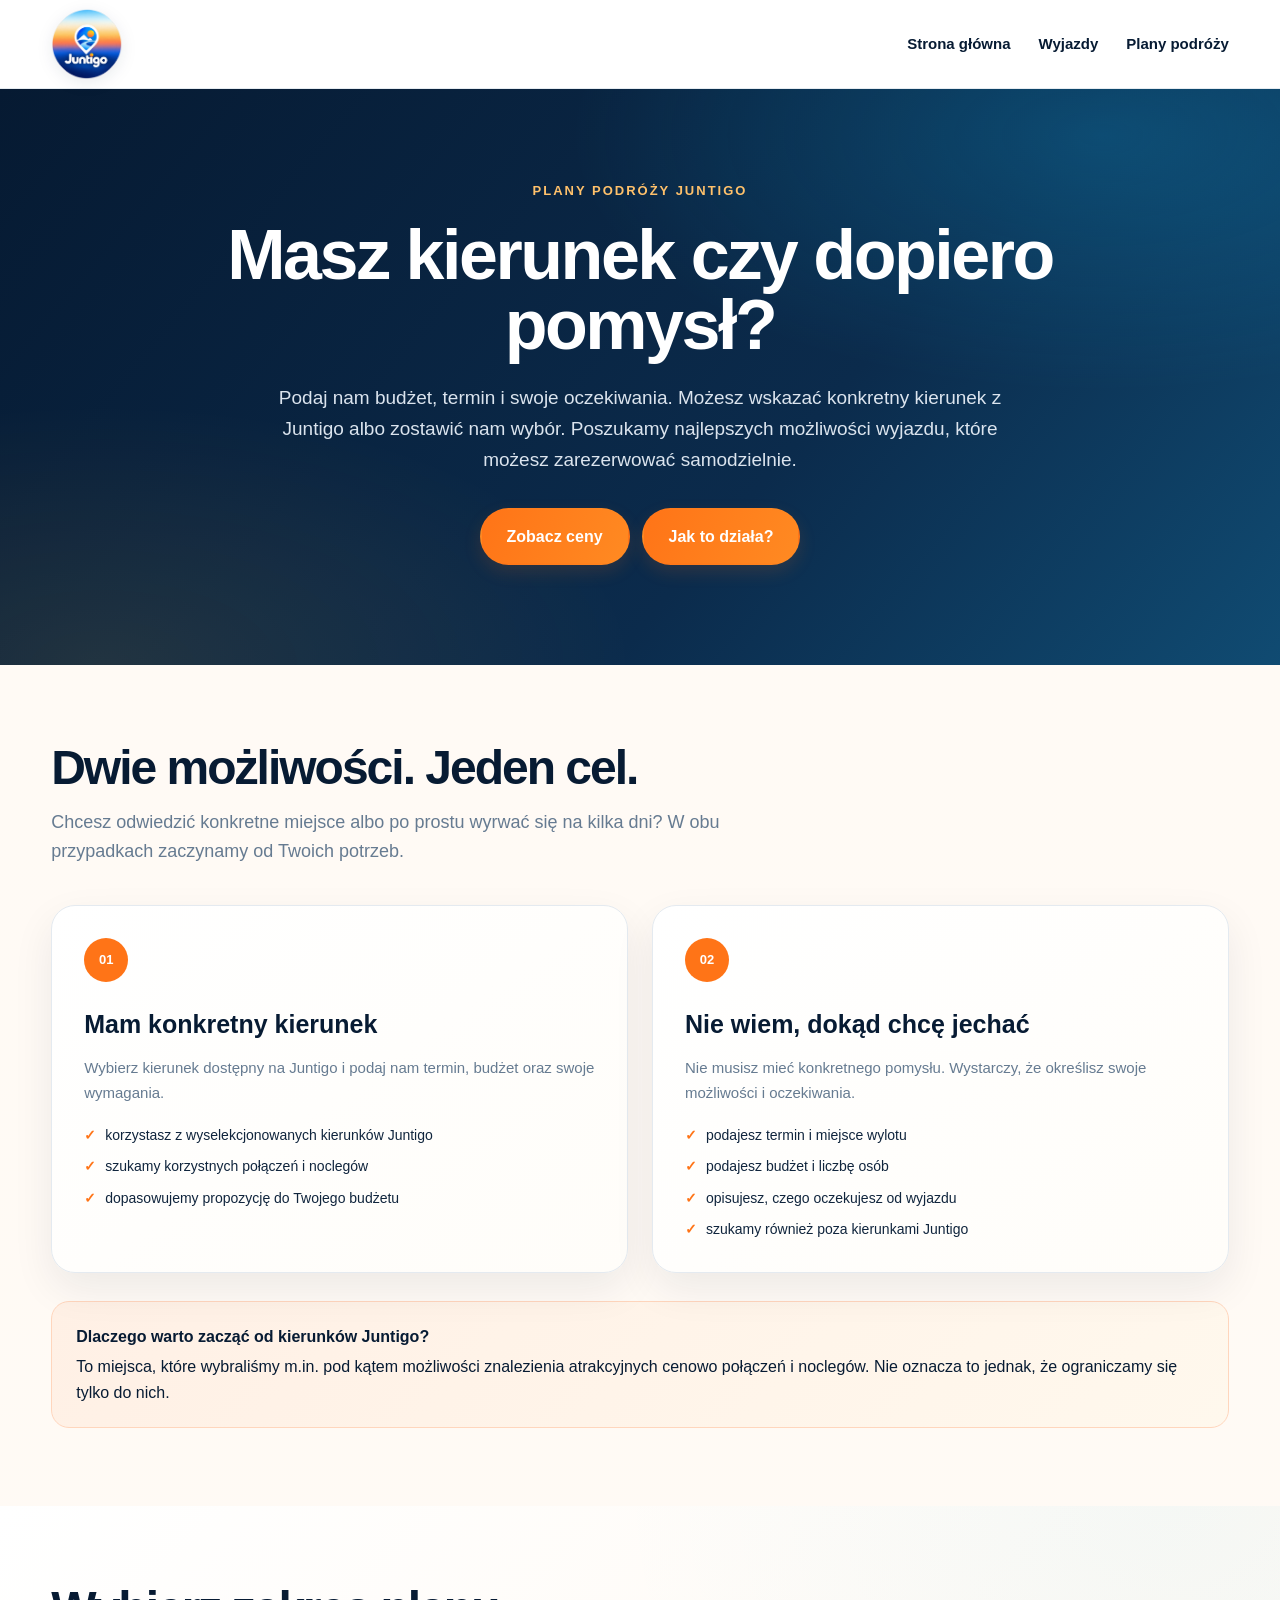
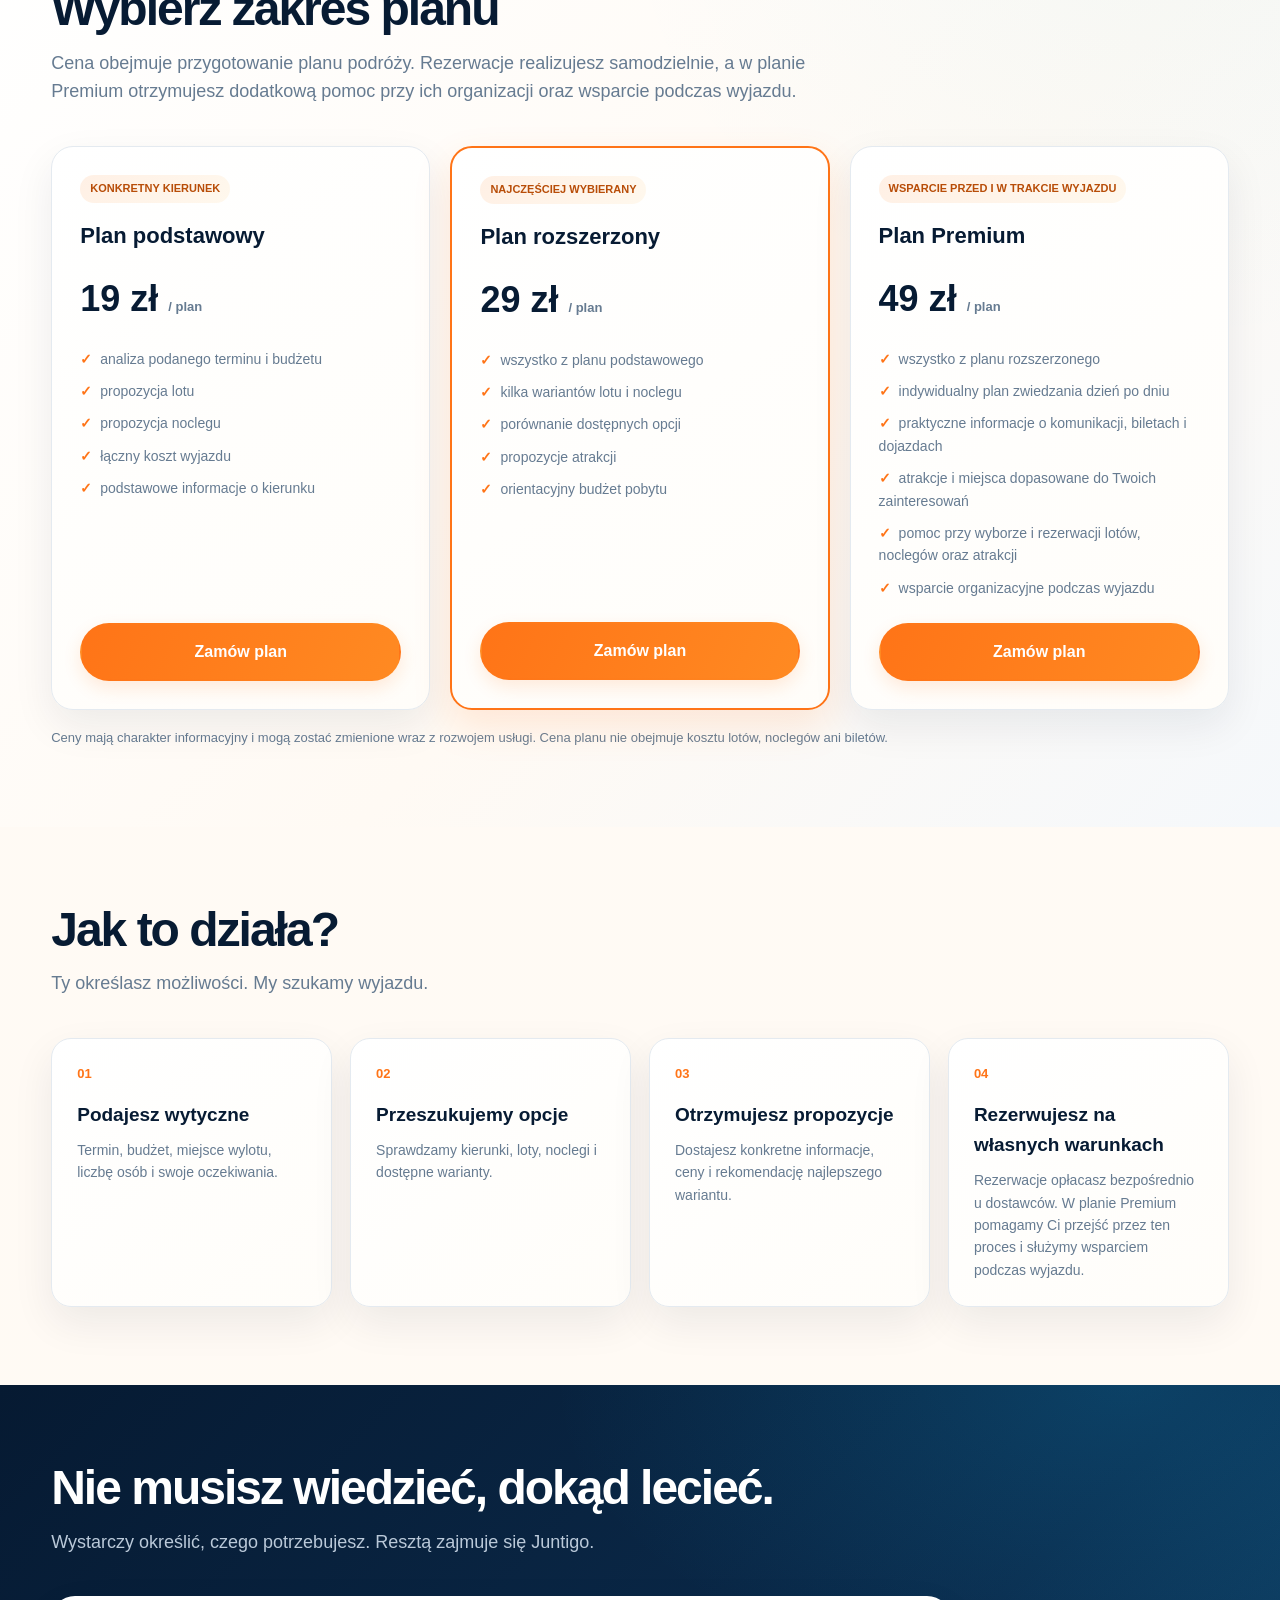
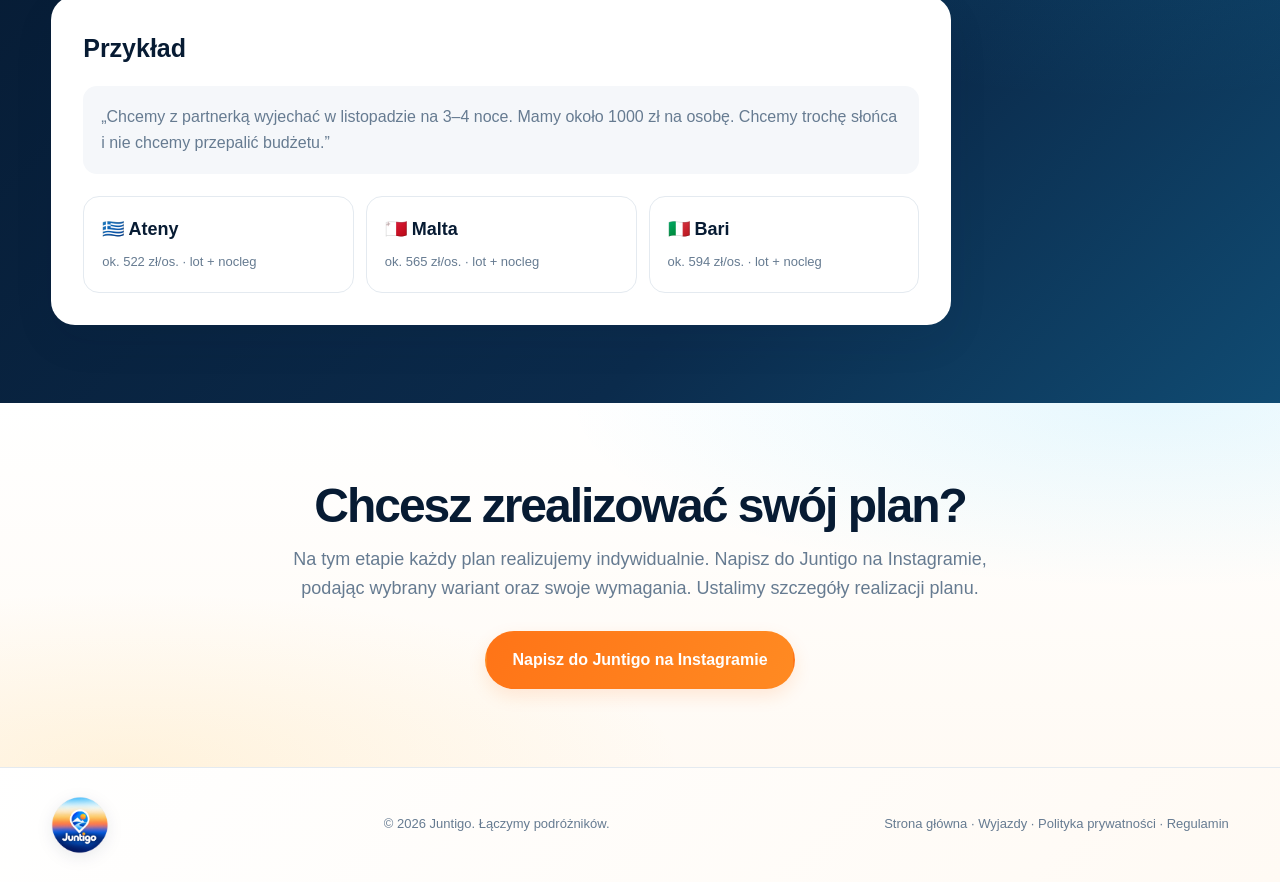
<file: plany-podrozy.html>
<!DOCTYPE html>
<html lang="pl">
<head>
<meta charset="UTF-8">
<meta name="viewport" content="width=device-width, initial-scale=1.0">
<meta name="referrer" content="strict-origin-when-cross-origin">
<meta name="robots" content="index,follow">
<meta name="theme-color" content="#071b33">
<link rel="icon" type="image/png" href="juntigo-logo.png?v=20261024">
<title>Plany podróży — Juntigo</title>
<meta name="description" content="Masz kierunek czy dopiero pomysł? Juntigo pomoże znaleźć lot i nocleg dopasowane do Twojego budżetu i oczekiwań.">
<style>
:root{--navy:#071b33;--navy-light:#0d2948;--orange:#ff7417;--orange-light:#ff8b3d;--cream:#fffaf4;--white:#fff;--text:#17283b;--muted:#667587;--border:#e7e1da}
*{box-sizing:border-box;margin:0;padding:0}
html{scroll-behavior:smooth}
body{font-family:Arial,Helvetica,sans-serif;color:var(--text);background:var(--cream);line-height:1.6}
a{text-decoration:none;color:inherit}
.container{width:min(1180px,92%);margin:0 auto}
nav{background:#fff;border-bottom:1px solid var(--border);position:sticky;top:0;z-index:100}
.nav-inner{height:88px;display:flex;align-items:center;justify-content:space-between;gap:28px}
.logo img{width:64px;height:64px;object-fit:contain;display:block}
.nav-menu{display:flex;align-items:center;gap:28px}
.nav-link{color:var(--navy);font-weight:700;font-size:15px}
.nav-link:hover{color:var(--orange)}
.hero{background:linear-gradient(135deg,#071b33 0%,#0d2948 100%);color:#fff;padding:92px 0 100px}
.hero-inner{max-width:900px;text-align:center;margin:0 auto}
.eyebrow{color:var(--orange-light);font-size:13px;font-weight:900;letter-spacing:2px;margin-bottom:18px}
h1{font-size:clamp(42px,6vw,70px);line-height:1;letter-spacing:-3px;margin-bottom:22px}
.hero p{max-width:760px;margin:0 auto;color:#dbe4ee;font-size:19px;line-height:1.65}
.hero-buttons{display:flex;justify-content:center;gap:12px;margin-top:32px;flex-wrap:wrap}
.button{display:inline-flex;align-items:center;justify-content:center;padding:14px 25px;border-radius:999px;background:var(--orange);border:2px solid var(--orange);color:#fff;font-weight:900}
.button:hover{background:var(--orange-light)}
.button-outline{background:transparent;border-color:#fff}
.button-outline:hover{background:#fff;color:var(--navy)}
section{padding:78px 0}
.section-heading{max-width:760px;margin-bottom:40px}
.section-heading h2{font-size:clamp(32px,5vw,48px);line-height:1.05;letter-spacing:-2px;color:var(--navy);margin-bottom:14px}
.section-heading p{color:var(--muted);font-size:18px}
.choice-grid{display:grid;grid-template-columns:1fr 1fr;gap:24px}
.choice{background:#fff;border:1px solid var(--border);border-radius:24px;padding:32px;box-shadow:0 10px 30px rgba(7,27,51,.06)}
.choice-number{width:44px;height:44px;border-radius:50%;display:flex;align-items:center;justify-content:center;background:var(--orange);color:#fff;font-size:13px;font-weight:900;margin-bottom:22px}
.choice h3{font-size:25px;color:var(--navy);margin-bottom:12px}
.choice p{color:var(--muted);font-size:15px;line-height:1.65;margin-bottom:18px}
.choice ul{list-style:none;display:grid;gap:9px;color:var(--text);font-size:14px}
.choice li::before{content:"✓";color:var(--orange);font-weight:900;margin-right:9px}
.note{margin-top:28px;padding:22px 24px;background:#fff0e6;border:1px solid #ffd6bd;border-radius:18px;color:var(--navy)}
.note strong{display:block;margin-bottom:4px}
.pricing{background:#fff}
.pricing-grid{display:grid;grid-template-columns:repeat(3,1fr);gap:20px}
.price-card{background:#fff;border:1px solid var(--border);border-radius:22px;padding:28px;position:relative;display:flex;flex-direction:column;min-height:390px}
.price-card.featured{border:2px solid var(--orange);box-shadow:0 14px 35px rgba(255,116,23,.12)}
.price-badge{display:inline-flex;align-self:flex-start;padding:5px 10px;border-radius:999px;background:#fff0e6;color:#c74d00;font-size:11px;font-weight:900;margin-bottom:15px}
.price-card h3{font-size:22px;color:var(--navy);margin-bottom:7px}
.price{font-size:36px;font-weight:900;color:var(--navy);margin:10px 0 20px}
.price small{font-size:13px;color:var(--muted);font-weight:700}
.price-card ul{list-style:none;display:grid;gap:10px;margin-bottom:24px;color:var(--muted);font-size:14px}
.price-card li::before{content:"✓";color:var(--orange);font-weight:900;margin-right:8px}
.price-card .button{margin-top:auto}
.disclaimer{font-size:13px;color:var(--muted);margin-top:18px}
.steps{display:grid;grid-template-columns:repeat(4,1fr);gap:18px}
.step{background:#fff;border:1px solid var(--border);border-radius:20px;padding:25px;min-height:190px}
.step span{display:block;color:var(--orange);font-weight:900;font-size:13px;margin-bottom:15px}
.step h3{font-size:19px;color:var(--navy);margin-bottom:9px}
.step p{color:var(--muted);font-size:14px}
.example{background:var(--navy);color:#fff}
.example .section-heading h2{color:#fff}
.example .section-heading p{color:#bac9d9}
.example-box{background:#fff;color:var(--text);border-radius:24px;padding:32px;max-width:900px}
.example-box h3{color:var(--navy);font-size:25px;margin-bottom:18px}
.example-request{padding:18px;background:#f5f7fa;border-radius:14px;margin-bottom:22px;color:var(--muted)}
.example-results{display:grid;grid-template-columns:repeat(3,1fr);gap:12px}
.result{border:1px solid var(--border);border-radius:16px;padding:18px}
.result strong{display:block;color:var(--navy);font-size:18px;margin-bottom:5px}
.result span{color:var(--muted);font-size:13px}
.final-cta{text-align:center}
.final-cta p{max-width:720px;margin:0 auto 26px;color:var(--muted);font-size:18px}
footer{background:#fff;border-top:1px solid var(--border);padding:28px 0;color:var(--muted);font-size:13px}
.footer-inner{display:flex;justify-content:space-between;gap:20px;align-items:center}
@media(max-width:900px){.pricing-grid{grid-template-columns:1fr}.steps{grid-template-columns:1fr 1fr}}
@media(max-width:760px){.nav-menu{gap:15px}.choice-grid{grid-template-columns:1fr}.example-results{grid-template-columns:1fr}.footer-inner{flex-direction:column;align-items:flex-start}}
@media(max-width:600px){.nav-inner{height:76px}.nav-menu .nav-link:not(:first-child){display:none}.hero{padding:70px 0 78px}h1{letter-spacing:-2px}.choice,.price-card{padding:24px}.steps{grid-template-columns:1fr}}
</style>
<style>
.footer-brand{display:flex;align-items:center;flex:0 0 auto}
.footer-brand img{width:58px;height:58px;object-fit:contain;display:block}
@media(max-width:700px){.footer-inner{flex-direction:column;text-align:center}.footer-brand img{width:54px;height:54px}}
</style>
  <link rel="stylesheet" href="brand-refresh.css?v=5">
</head>
<body>
<nav>
<div class="container nav-inner">
<a href="index.html" class="logo"><img src="juntigo-logo.png?v=20261024" alt="Juntigo"></a>
<div class="nav-menu">
<a href="index.html" class="nav-link">Strona główna</a>
<a href="wyjazdy.html" class="nav-link">Wyjazdy</a>
<a href="plany-podrozy.html" class="nav-link">Plany podróży</a>
</div>
</div>
</nav>

<header class="hero">
<div class="container hero-inner">
<div class="eyebrow">PLANY PODRÓŻY JUNTIGO</div>
<h1>Masz kierunek czy dopiero pomysł?</h1>
<p>Podaj nam budżet, termin i swoje oczekiwania. Możesz wskazać konkretny kierunek z Juntigo albo zostawić nam wybór. Poszukamy najlepszych możliwości wyjazdu, które możesz zarezerwować samodzielnie.</p>
<div class="hero-buttons">
<a href="#cennik" class="button">Zobacz ceny</a>
<a href="#jak-dziala" class="button button-outline">Jak to działa?</a>
</div>
</div>
</header>

<section>
<div class="container">
<div class="section-heading">
<h2>Dwie możliwości. Jeden cel.</h2>
<p>Chcesz odwiedzić konkretne miejsce albo po prostu wyrwać się na kilka dni? W obu przypadkach zaczynamy od Twoich potrzeb.</p>
</div>
<div class="choice-grid">
<div class="choice">
<div class="choice-number">01</div>
<h3>Mam konkretny kierunek</h3>
<p>Wybierz kierunek dostępny na Juntigo i podaj nam termin, budżet oraz swoje wymagania.</p>
<ul>
<li>korzystasz z wyselekcjonowanych kierunków Juntigo</li>
<li>szukamy korzystnych połączeń i noclegów</li>
<li>dopasowujemy propozycję do Twojego budżetu</li>
</ul>
</div>
<div class="choice">
<div class="choice-number">02</div>
<h3>Nie wiem, dokąd chcę jechać</h3>
<p>Nie musisz mieć konkretnego pomysłu. Wystarczy, że określisz swoje możliwości i oczekiwania.</p>
<ul>
<li>podajesz termin i miejsce wylotu</li>
<li>podajesz budżet i liczbę osób</li>
<li>opisujesz, czego oczekujesz od wyjazdu</li>
<li>szukamy również poza kierunkami Juntigo</li>
</ul>
</div>
</div>
<div class="note"><strong>Dlaczego warto zacząć od kierunków Juntigo?</strong>To miejsca, które wybraliśmy m.in. pod kątem możliwości znalezienia atrakcyjnych cenowo połączeń i noclegów. Nie oznacza to jednak, że ograniczamy się tylko do nich.</div>
</div>
</section>

<section class="pricing" id="cennik">
<div class="container">
<div class="section-heading">
<h2>Wybierz zakres planu</h2>
<p>Cena obejmuje przygotowanie planu podróży. Rezerwacje realizujesz samodzielnie, a w planie Premium otrzymujesz dodatkową pomoc przy ich organizacji oraz wsparcie podczas wyjazdu.</p>
</div>
<div class="pricing-grid">
<div class="price-card">
<span class="price-badge">KONKRETNY KIERUNEK</span>
<h3>Plan podstawowy</h3>
<div class="price">19 zł <small>/ plan</small></div>
<ul>
<li>analiza podanego terminu i budżetu</li>
<li>propozycja lotu</li>
<li>propozycja noclegu</li>
<li>łączny koszt wyjazdu</li>
<li>podstawowe informacje o kierunku</li>
</ul>
<a href="#kontakt" class="button">Zamów plan</a>
</div>
<div class="price-card featured">
<span class="price-badge">NAJCZĘŚCIEJ WYBIERANY</span>
<h3>Plan rozszerzony</h3>
<div class="price">29 zł <small>/ plan</small></div>
<ul>
<li>wszystko z planu podstawowego</li>
<li>kilka wariantów lotu i noclegu</li>
<li>porównanie dostępnych opcji</li>
<li>propozycje atrakcji</li>
<li>orientacyjny budżet pobytu</li>
</ul>
<a href="#kontakt" class="button">Zamów plan</a>
</div>
<div class="price-card">
<span class="price-badge">WSPARCIE PRZED I W TRAKCIE WYJAZDU</span>
<h3>Plan Premium</h3>
<div class="price">49 zł <small>/ plan</small></div>
<ul>
<li>wszystko z planu rozszerzonego</li>
<li>indywidualny plan zwiedzania dzień po dniu</li>
<li>praktyczne informacje o komunikacji, biletach i dojazdach</li>
<li>atrakcje i miejsca dopasowane do Twoich zainteresowań</li>
<li>pomoc przy wyborze i rezerwacji lotów, noclegów oraz atrakcji</li>
<li>wsparcie organizacyjne podczas wyjazdu</li>
</ul>
<a href="#kontakt" class="button">Zamów plan</a>
</div>
</div>
<p class="disclaimer">Ceny mają charakter informacyjny i mogą zostać zmienione wraz z rozwojem usługi. Cena planu nie obejmuje kosztu lotów, noclegów ani biletów.</p>
</div>
</section>

<section id="jak-dziala">
<div class="container">
<div class="section-heading">
<h2>Jak to działa?</h2>
<p>Ty określasz możliwości. My szukamy wyjazdu.</p>
</div>
<div class="steps">
<div class="step"><span>01</span><h3>Podajesz wytyczne</h3><p>Termin, budżet, miejsce wylotu, liczbę osób i swoje oczekiwania.</p></div>
<div class="step"><span>02</span><h3>Przeszukujemy opcje</h3><p>Sprawdzamy kierunki, loty, noclegi i dostępne warianty.</p></div>
<div class="step"><span>03</span><h3>Otrzymujesz propozycje</h3><p>Dostajesz konkretne informacje, ceny i rekomendację najlepszego wariantu.</p></div>
<div class="step"><span>04</span><h3>Rezerwujesz na własnych warunkach</h3><p>Rezerwacje opłacasz bezpośrednio u dostawców. W planie Premium pomagamy Ci przejść przez ten proces i służymy wsparciem podczas wyjazdu.</p></div>
</div>
</div>
</section>

<section class="example">
<div class="container">
<div class="section-heading">
<h2>Nie musisz wiedzieć, dokąd lecieć.</h2>
<p>Wystarczy określić, czego potrzebujesz. Resztą zajmuje się Juntigo.</p>
</div>
<div class="example-box">
<h3>Przykład</h3>
<div class="example-request">„Chcemy z partnerką wyjechać w listopadzie na 3–4 noce. Mamy około 1000 zł na osobę. Chcemy trochę słońca i nie chcemy przepalić budżetu.”</div>
<div class="example-results">
<div class="result"><strong>🇬🇷 Ateny</strong><span>ok. 522 zł/os. · lot + nocleg</span></div>
<div class="result"><strong>🇲🇹 Malta</strong><span>ok. 565 zł/os. · lot + nocleg</span></div>
<div class="result"><strong>🇮🇹 Bari</strong><span>ok. 594 zł/os. · lot + nocleg</span></div>
</div>
</div>
</div>
</section>

<section class="final-cta" id="kontakt">
<div class="container">
<div class="section-heading" style="margin:0 auto 28px">
<h2>Chcesz zrealizować swój plan?</h2>
<p>Na tym etapie każdy plan realizujemy indywidualnie. Napisz do Juntigo na Instagramie, podając wybrany wariant oraz swoje wymagania. Ustalimy szczegóły realizacji planu.</p>
</div>
<a href="https://www.instagram.com/juntigo.pl/" class="button" target="_blank" rel="noopener noreferrer">Napisz do Juntigo na Instagramie</a>
</div>
</section>

<footer>
<div class="container footer-inner">
<a href="index.html" class="footer-brand" aria-label="Juntigo — strona główna">
<img src="juntigo-logo.png?v=20261024" alt="Juntigo">
</a>
<span>© 2026 Juntigo. Łączymy podróżników.</span>
<span><a href="index.html">Strona główna</a> · <a href="wyjazdy.html">Wyjazdy</a> · <a href="polityka-prywatnosci.html">Polityka prywatności</a> · <a href="regulamin.html">Regulamin</a></span>
</div>
</footer>
</body>
</html>
</file>
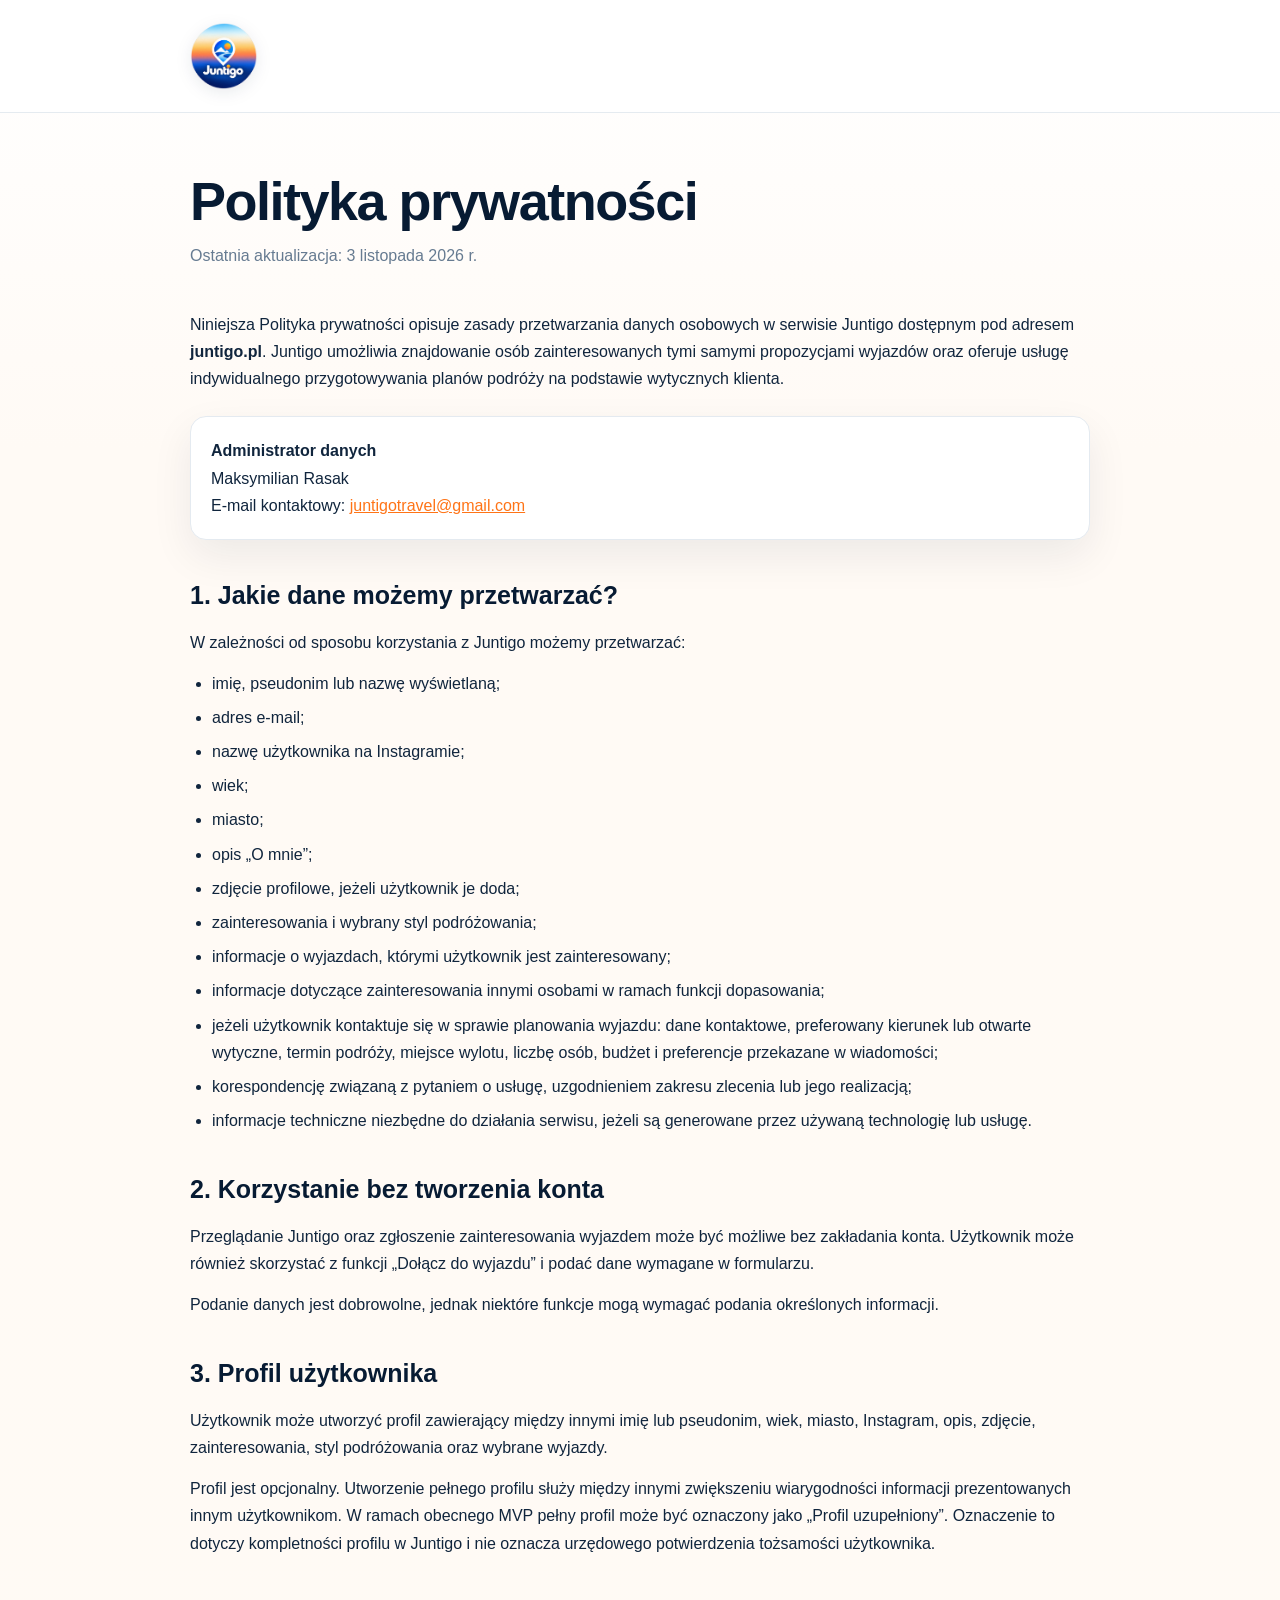
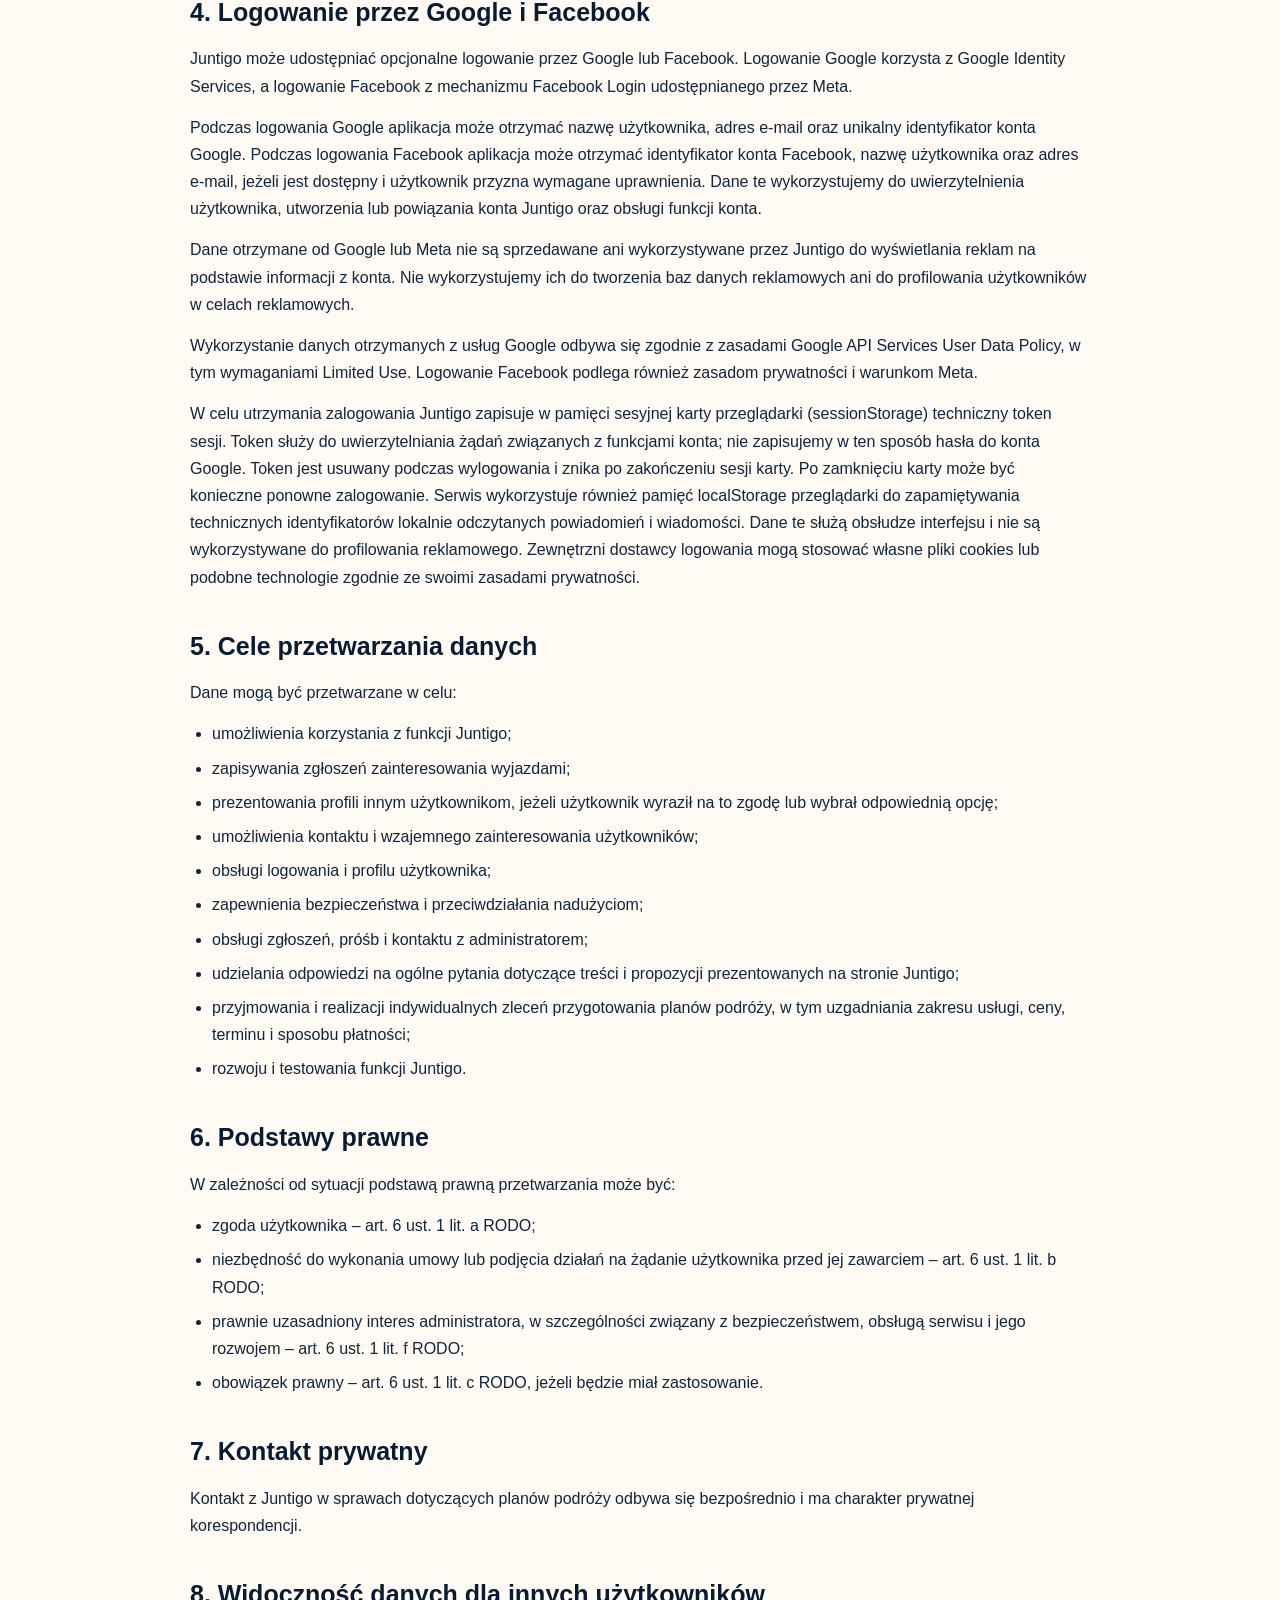
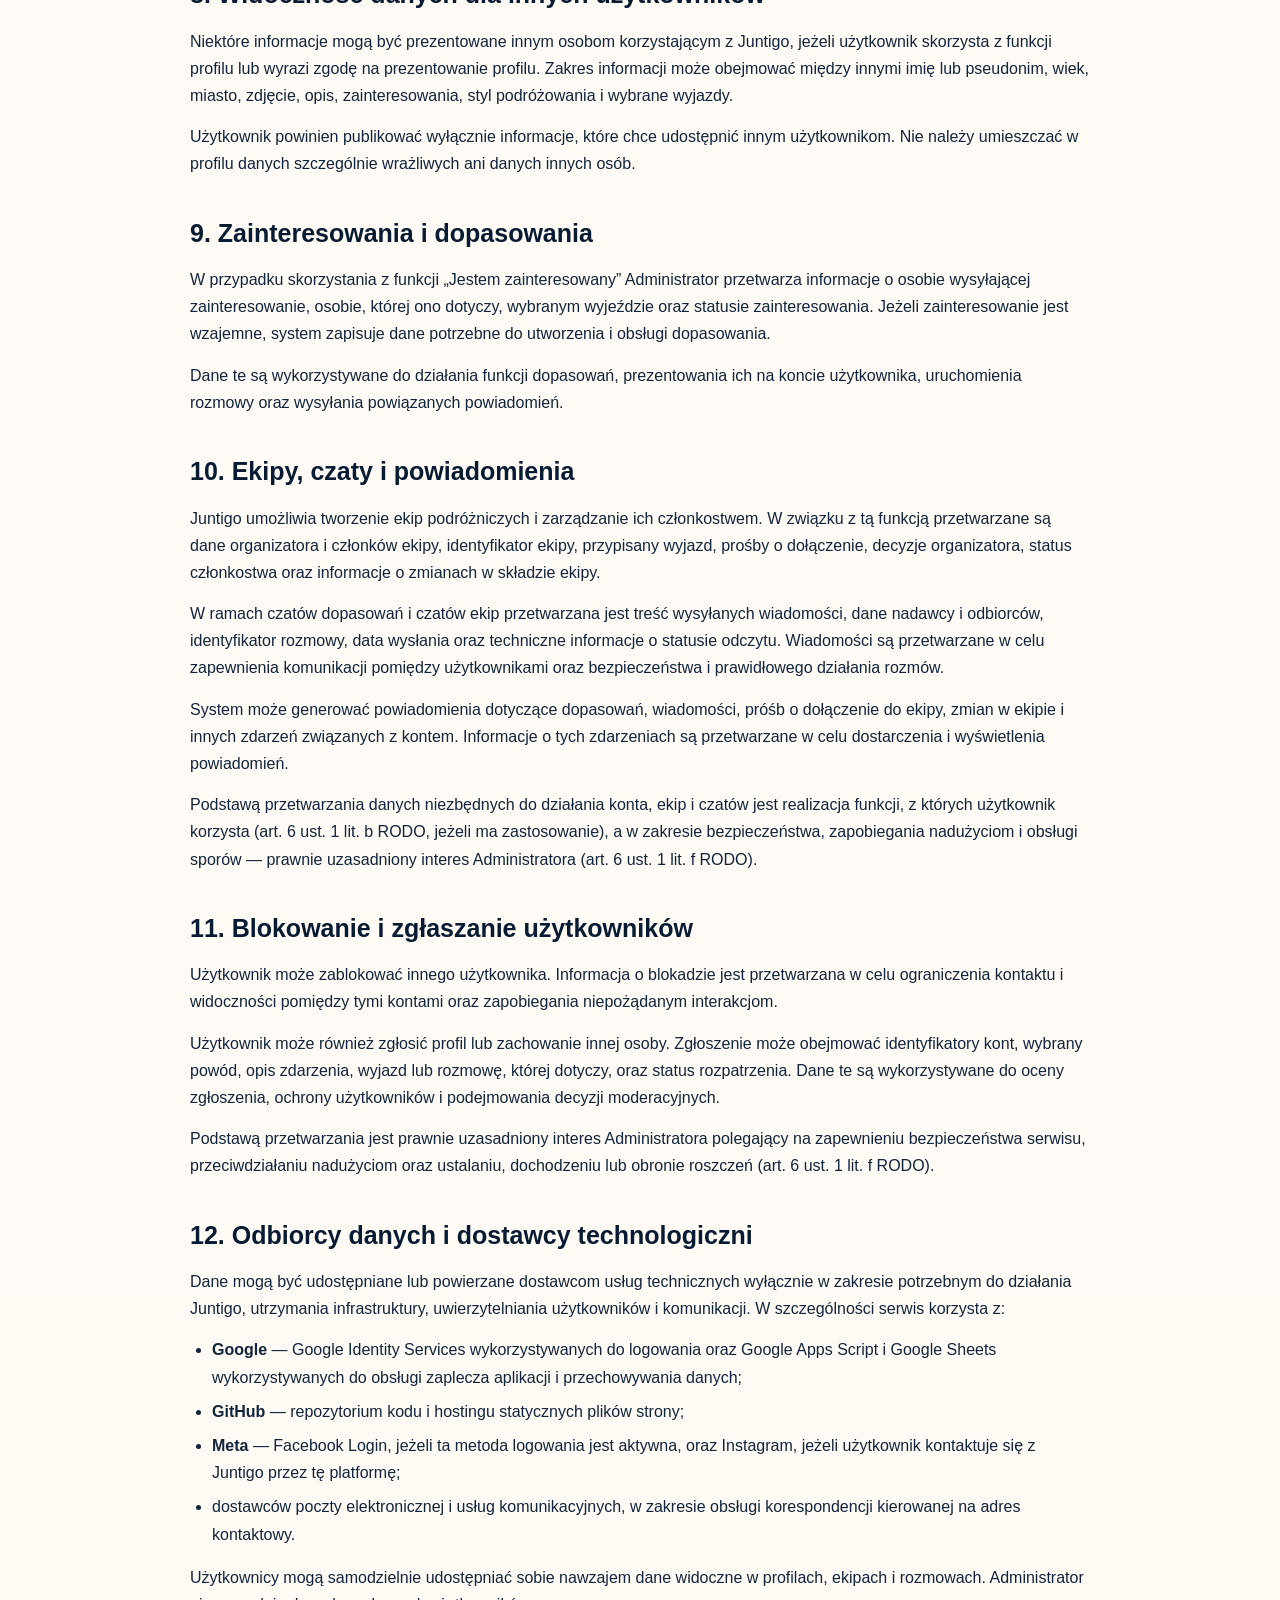
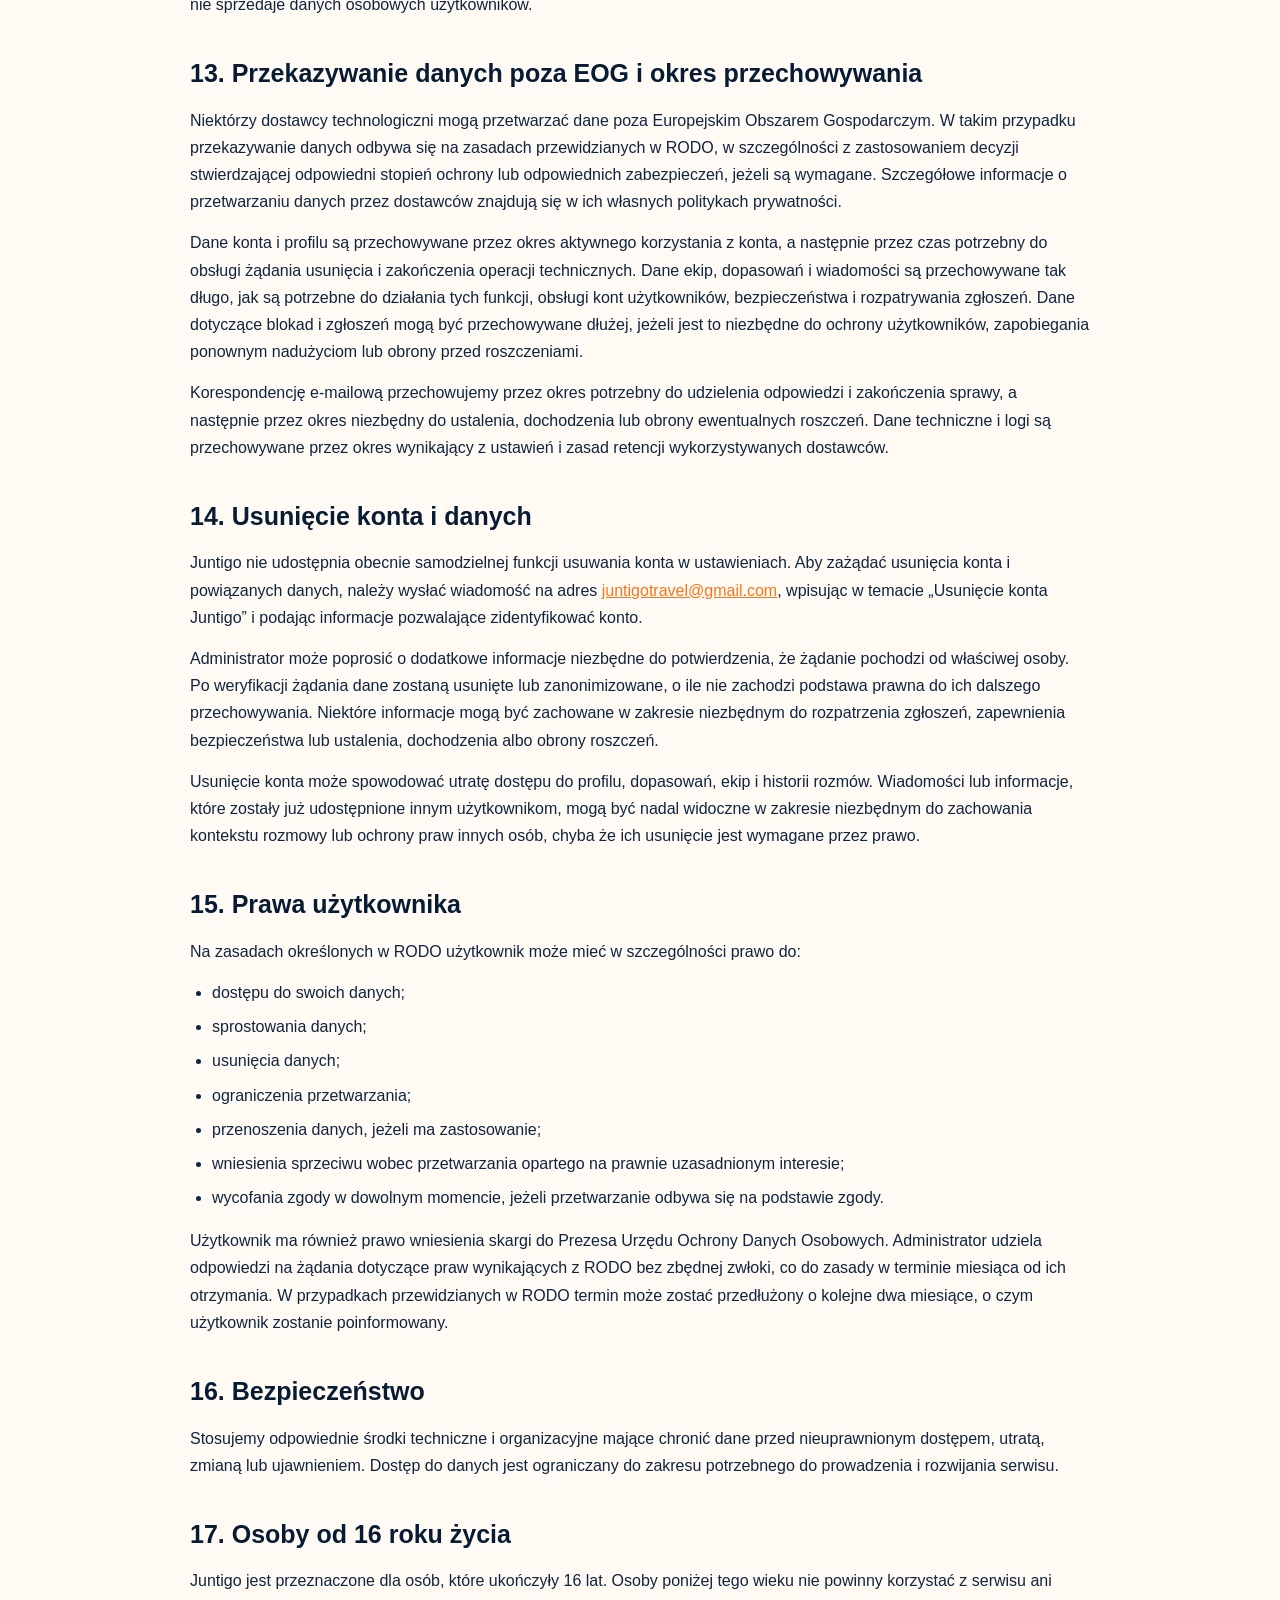
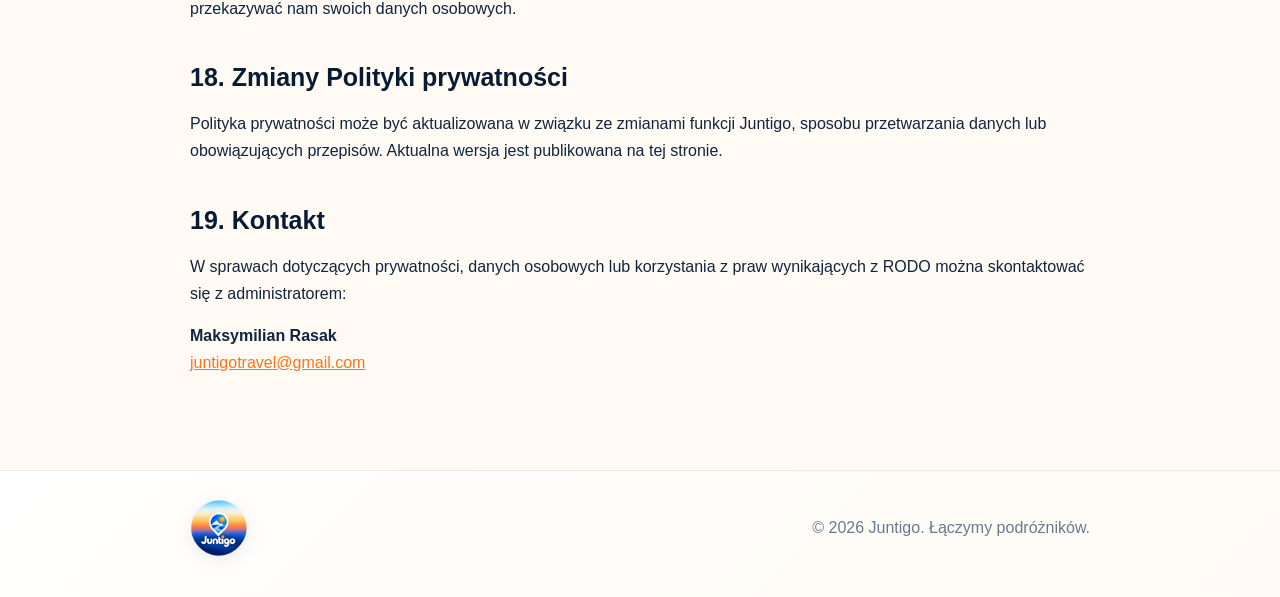
<file: polityka-prywatnosci.html>
<!DOCTYPE html>
<html lang="pl">
<head>
  <meta charset="UTF-8">
  <meta name="viewport" content="width=device-width, initial-scale=1.0">
  <meta name="referrer" content="strict-origin-when-cross-origin">
  <link rel="icon" type="image/png" href="juntigo-logo.png?v=20261024">
  <title>Polityka prywatności — Juntigo</title>
  <link rel="canonical" href="https://juntigo.pl/polityka-prywatnosci.html">
  <meta name="description" content="Polityka prywatności serwisu Juntigo.">
  <style>
    :root { --navy:#071b33; --orange:#ff7417; --cream:#fffaf4; --text:#17283b; --muted:#667587; --border:#e7e1da; }
    * { box-sizing:border-box; margin:0; padding:0; }
    body { font-family:Arial,Helvetica,sans-serif; color:var(--text); background:var(--cream); line-height:1.7; }
    .top { background:white; border-bottom:1px solid var(--border); padding:22px 0; }
    .container { width:min(900px,92%); margin:0 auto; }
    .logo { font-size:28px; font-weight:900; letter-spacing:-1.5px; color:var(--navy); text-decoration:none; }
    .logo span { color:var(--orange); }
    main { padding:60px 0 80px; }
    h1 { color:var(--navy); font-size:clamp(36px,6vw,54px); line-height:1.05; margin-bottom:12px; letter-spacing:-1.5px; }
    .updated { color:var(--muted); margin-bottom:42px; }
    h2 { color:var(--navy); font-size:25px; margin:34px 0 12px; }
    h3 { color:var(--navy); font-size:19px; margin:22px 0 8px; }
    p, li { font-size:16px; }
    p { margin-bottom:14px; }
    ul { margin:8px 0 16px 22px; }
    li { margin-bottom:7px; }
    a { color:var(--orange); }
    .notice { background:white; border:1px solid var(--border); border-radius:16px; padding:20px; margin:24px 0; }
    footer { border-top:1px solid var(--border); padding:28px 0 40px; color:var(--muted); background:white; }
  </style>
<style>
.legal-footer-inner{display:flex;align-items:center;justify-content:space-between;gap:20px}
.legal-footer-brand img{width:58px;height:58px;object-fit:contain;display:block}
@media(max-width:600px){.legal-footer-inner{flex-direction:column;text-align:center}.legal-footer-brand img{width:54px;height:54px}}
</style>
  <link rel="stylesheet" href="brand-refresh.css?v=5">
</head>
<body>
  <header class="top">
    <div class="container">
      <a class="logo" href="index.html" aria-label="Juntigo — strona główna"><img src="juntigo-logo.png?v=20261024" alt="Juntigo"></a>
    </div>
  </header>

  <main>
    <div class="container">
      <h1>Polityka prywatności</h1>
      <p class="updated">Ostatnia aktualizacja: 3 listopada 2026 r.</p>

      <p>Niniejsza Polityka prywatności opisuje zasady przetwarzania danych osobowych w serwisie Juntigo dostępnym pod adresem <strong>juntigo.pl</strong>. Juntigo umożliwia znajdowanie osób zainteresowanych tymi samymi propozycjami wyjazdów oraz oferuje usługę indywidualnego przygotowywania planów podróży na podstawie wytycznych klienta.</p>

      <div class="notice">
        <strong>Administrator danych</strong><br>
        Maksymilian Rasak<br>
        E-mail kontaktowy: <a href="mailto:juntigotravel@gmail.com">juntigotravel@gmail.com</a>
      </div>

      <h2>1. Jakie dane możemy przetwarzać?</h2>
      <p>W zależności od sposobu korzystania z Juntigo możemy przetwarzać:</p>
      <ul>
        <li>imię, pseudonim lub nazwę wyświetlaną;</li>
        <li>adres e-mail;</li>
        <li>nazwę użytkownika na Instagramie;</li>
        <li>wiek;</li>
        <li>miasto;</li>
        <li>opis „O mnie”;</li>
        <li>zdjęcie profilowe, jeżeli użytkownik je doda;</li>
        <li>zainteresowania i wybrany styl podróżowania;</li>
        <li>informacje o wyjazdach, którymi użytkownik jest zainteresowany;</li>
        <li>informacje dotyczące zainteresowania innymi osobami w ramach funkcji dopasowania;</li>
        <li>jeżeli użytkownik kontaktuje się w sprawie planowania wyjazdu: dane kontaktowe, preferowany kierunek lub otwarte wytyczne, termin podróży, miejsce wylotu, liczbę osób, budżet i preferencje przekazane w wiadomości;</li>
        <li>korespondencję związaną z pytaniem o usługę, uzgodnieniem zakresu zlecenia lub jego realizacją;</li>
        <li>informacje techniczne niezbędne do działania serwisu, jeżeli są generowane przez używaną technologię lub usługę.</li>
      </ul>

      <h2>2. Korzystanie bez tworzenia konta</h2>
      <p>Przeglądanie Juntigo oraz zgłoszenie zainteresowania wyjazdem może być możliwe bez zakładania konta. Użytkownik może również skorzystać z funkcji „Dołącz do wyjazdu” i podać dane wymagane w formularzu.</p>
      <p>Podanie danych jest dobrowolne, jednak niektóre funkcje mogą wymagać podania określonych informacji.</p>

      <h2>3. Profil użytkownika</h2>
      <p>Użytkownik może utworzyć profil zawierający między innymi imię lub pseudonim, wiek, miasto, Instagram, opis, zdjęcie, zainteresowania, styl podróżowania oraz wybrane wyjazdy.</p>
      <p>Profil jest opcjonalny. Utworzenie pełnego profilu służy między innymi zwiększeniu wiarygodności informacji prezentowanych innym użytkownikom. W ramach obecnego MVP pełny profil może być oznaczony jako „Profil uzupełniony”. Oznaczenie to dotyczy kompletności profilu w Juntigo i nie oznacza urzędowego potwierdzenia tożsamości użytkownika.</p>

      <h2>4. Logowanie przez Google i Facebook</h2>
      <p>Juntigo może udostępniać opcjonalne logowanie przez Google lub Facebook. Logowanie Google korzysta z Google Identity Services, a logowanie Facebook z mechanizmu Facebook Login udostępnianego przez Meta.</p>
      <p>Podczas logowania Google aplikacja może otrzymać nazwę użytkownika, adres e-mail oraz unikalny identyfikator konta Google. Podczas logowania Facebook aplikacja może otrzymać identyfikator konta Facebook, nazwę użytkownika oraz adres e-mail, jeżeli jest dostępny i użytkownik przyzna wymagane uprawnienia. Dane te wykorzystujemy do uwierzytelnienia użytkownika, utworzenia lub powiązania konta Juntigo oraz obsługi funkcji konta.</p>
      <p>Dane otrzymane od Google lub Meta nie są sprzedawane ani wykorzystywane przez Juntigo do wyświetlania reklam na podstawie informacji z konta. Nie wykorzystujemy ich do tworzenia baz danych reklamowych ani do profilowania użytkowników w celach reklamowych.</p>
      <p>Wykorzystanie danych otrzymanych z usług Google odbywa się zgodnie z zasadami Google API Services User Data Policy, w tym wymaganiami Limited Use. Logowanie Facebook podlega również zasadom prywatności i warunkom Meta.</p>
      <p>W celu utrzymania zalogowania Juntigo zapisuje w pamięci sesyjnej karty przeglądarki (sessionStorage) techniczny token sesji. Token służy do uwierzytelniania żądań związanych z funkcjami konta; nie zapisujemy w ten sposób hasła do konta Google. Token jest usuwany podczas wylogowania i znika po zakończeniu sesji karty. Po zamknięciu karty może być konieczne ponowne zalogowanie. Serwis wykorzystuje również pamięć localStorage przeglądarki do zapamiętywania technicznych identyfikatorów lokalnie odczytanych powiadomień i wiadomości. Dane te służą obsłudze interfejsu i nie są wykorzystywane do profilowania reklamowego. Zewnętrzni dostawcy logowania mogą stosować własne pliki cookies lub podobne technologie zgodnie ze swoimi zasadami prywatności.</p>

      <h2>5. Cele przetwarzania danych</h2>
      <p>Dane mogą być przetwarzane w celu:</p>
      <ul>
        <li>umożliwienia korzystania z funkcji Juntigo;</li>
        <li>zapisywania zgłoszeń zainteresowania wyjazdami;</li>
        <li>prezentowania profili innym użytkownikom, jeżeli użytkownik wyraził na to zgodę lub wybrał odpowiednią opcję;</li>
        <li>umożliwienia kontaktu i wzajemnego zainteresowania użytkowników;</li>
        <li>obsługi logowania i profilu użytkownika;</li>
        <li>zapewnienia bezpieczeństwa i przeciwdziałania nadużyciom;</li>
        <li>obsługi zgłoszeń, próśb i kontaktu z administratorem;</li>
        <li>udzielania odpowiedzi na ogólne pytania dotyczące treści i propozycji prezentowanych na stronie Juntigo;</li>
        <li>przyjmowania i realizacji indywidualnych zleceń przygotowania planów podróży, w tym uzgadniania zakresu usługi, ceny, terminu i sposobu płatności;</li>
        <li>rozwoju i testowania funkcji Juntigo.</li>
      </ul>

      <h2>6. Podstawy prawne</h2>
      <p>W zależności od sytuacji podstawą prawną przetwarzania może być:</p>
      <ul>
        <li>zgoda użytkownika – art. 6 ust. 1 lit. a RODO;</li>
        <li>niezbędność do wykonania umowy lub podjęcia działań na żądanie użytkownika przed jej zawarciem – art. 6 ust. 1 lit. b RODO;</li>
        <li>prawnie uzasadniony interes administratora, w szczególności związany z bezpieczeństwem, obsługą serwisu i jego rozwojem – art. 6 ust. 1 lit. f RODO;</li>
        <li>obowiązek prawny – art. 6 ust. 1 lit. c RODO, jeżeli będzie miał zastosowanie.</li>
      </ul>

      <h2>7. Kontakt prywatny</h2>
      <p>Kontakt z Juntigo w sprawach dotyczących planów podróży odbywa się bezpośrednio i ma charakter prywatnej korespondencji.</p>

      <h2>8. Widoczność danych dla innych użytkowników</h2>
      <p>Niektóre informacje mogą być prezentowane innym osobom korzystającym z Juntigo, jeżeli użytkownik skorzysta z funkcji profilu lub wyrazi zgodę na prezentowanie profilu. Zakres informacji może obejmować między innymi imię lub pseudonim, wiek, miasto, zdjęcie, opis, zainteresowania, styl podróżowania i wybrane wyjazdy.</p>
      <p>Użytkownik powinien publikować wyłącznie informacje, które chce udostępnić innym użytkownikom. Nie należy umieszczać w profilu danych szczególnie wrażliwych ani danych innych osób.</p>

      <h2>9. Zainteresowania i dopasowania</h2>
      <p>W przypadku skorzystania z funkcji „Jestem zainteresowany” Administrator przetwarza informacje o osobie wysyłającej zainteresowanie, osobie, której ono dotyczy, wybranym wyjeździe oraz statusie zainteresowania. Jeżeli zainteresowanie jest wzajemne, system zapisuje dane potrzebne do utworzenia i obsługi dopasowania.</p>
      <p>Dane te są wykorzystywane do działania funkcji dopasowań, prezentowania ich na koncie użytkownika, uruchomienia rozmowy oraz wysyłania powiązanych powiadomień.</p>
      <h2>10. Ekipy, czaty i powiadomienia</h2>
      <p>Juntigo umożliwia tworzenie ekip podróżniczych i zarządzanie ich członkostwem. W związku z tą funkcją przetwarzane są dane organizatora i członków ekipy, identyfikator ekipy, przypisany wyjazd, prośby o dołączenie, decyzje organizatora, status członkostwa oraz informacje o zmianach w składzie ekipy.</p>
      <p>W ramach czatów dopasowań i czatów ekip przetwarzana jest treść wysyłanych wiadomości, dane nadawcy i odbiorców, identyfikator rozmowy, data wysłania oraz techniczne informacje o statusie odczytu. Wiadomości są przetwarzane w celu zapewnienia komunikacji pomiędzy użytkownikami oraz bezpieczeństwa i prawidłowego działania rozmów.</p>
      <p>System może generować powiadomienia dotyczące dopasowań, wiadomości, próśb o dołączenie do ekipy, zmian w ekipie i innych zdarzeń związanych z kontem. Informacje o tych zdarzeniach są przetwarzane w celu dostarczenia i wyświetlenia powiadomień.</p>
      <p>Podstawą przetwarzania danych niezbędnych do działania konta, ekip i czatów jest realizacja funkcji, z których użytkownik korzysta (art. 6 ust. 1 lit. b RODO, jeżeli ma zastosowanie), a w zakresie bezpieczeństwa, zapobiegania nadużyciom i obsługi sporów — prawnie uzasadniony interes Administratora (art. 6 ust. 1 lit. f RODO).</p>
      <h2>11. Blokowanie i zgłaszanie użytkowników</h2>
      <p>Użytkownik może zablokować innego użytkownika. Informacja o blokadzie jest przetwarzana w celu ograniczenia kontaktu i widoczności pomiędzy tymi kontami oraz zapobiegania niepożądanym interakcjom.</p>
      <p>Użytkownik może również zgłosić profil lub zachowanie innej osoby. Zgłoszenie może obejmować identyfikatory kont, wybrany powód, opis zdarzenia, wyjazd lub rozmowę, której dotyczy, oraz status rozpatrzenia. Dane te są wykorzystywane do oceny zgłoszenia, ochrony użytkowników i podejmowania decyzji moderacyjnych.</p>
      <p>Podstawą przetwarzania jest prawnie uzasadniony interes Administratora polegający na zapewnieniu bezpieczeństwa serwisu, przeciwdziałaniu nadużyciom oraz ustalaniu, dochodzeniu lub obronie roszczeń (art. 6 ust. 1 lit. f RODO).</p>
      <h2>12. Odbiorcy danych i dostawcy technologiczni</h2>
      <p>Dane mogą być udostępniane lub powierzane dostawcom usług technicznych wyłącznie w zakresie potrzebnym do działania Juntigo, utrzymania infrastruktury, uwierzytelniania użytkowników i komunikacji. W szczególności serwis korzysta z:</p>
      <ul>
        <li><strong>Google</strong> — Google Identity Services wykorzystywanych do logowania oraz Google Apps Script i Google Sheets wykorzystywanych do obsługi zaplecza aplikacji i przechowywania danych;</li>
        <li><strong>GitHub</strong> — repozytorium kodu i hostingu statycznych plików strony;</li>
        <li><strong>Meta</strong> — Facebook Login, jeżeli ta metoda logowania jest aktywna, oraz Instagram, jeżeli użytkownik kontaktuje się z Juntigo przez tę platformę;</li>
        <li>dostawców poczty elektronicznej i usług komunikacyjnych, w zakresie obsługi korespondencji kierowanej na adres kontaktowy.</li>
      </ul>
      <p>Użytkownicy mogą samodzielnie udostępniać sobie nawzajem dane widoczne w profilach, ekipach i rozmowach. Administrator nie sprzedaje danych osobowych użytkowników.</p>
      <h2>13. Przekazywanie danych poza EOG i okres przechowywania</h2>
      <p>Niektórzy dostawcy technologiczni mogą przetwarzać dane poza Europejskim Obszarem Gospodarczym. W takim przypadku przekazywanie danych odbywa się na zasadach przewidzianych w RODO, w szczególności z zastosowaniem decyzji stwierdzającej odpowiedni stopień ochrony lub odpowiednich zabezpieczeń, jeżeli są wymagane. Szczegółowe informacje o przetwarzaniu danych przez dostawców znajdują się w ich własnych politykach prywatności.</p>
      <p>Dane konta i profilu są przechowywane przez okres aktywnego korzystania z konta, a następnie przez czas potrzebny do obsługi żądania usunięcia i zakończenia operacji technicznych. Dane ekip, dopasowań i wiadomości są przechowywane tak długo, jak są potrzebne do działania tych funkcji, obsługi kont użytkowników, bezpieczeństwa i rozpatrywania zgłoszeń. Dane dotyczące blokad i zgłoszeń mogą być przechowywane dłużej, jeżeli jest to niezbędne do ochrony użytkowników, zapobiegania ponownym nadużyciom lub obrony przed roszczeniami.</p>
      <p>Korespondencję e-mailową przechowujemy przez okres potrzebny do udzielenia odpowiedzi i zakończenia sprawy, a następnie przez okres niezbędny do ustalenia, dochodzenia lub obrony ewentualnych roszczeń. Dane techniczne i logi są przechowywane przez okres wynikający z ustawień i zasad retencji wykorzystywanych dostawców.</p>
      <h2>14. Usunięcie konta i danych</h2>
      <p>Juntigo nie udostępnia obecnie samodzielnej funkcji usuwania konta w ustawieniach. Aby zażądać usunięcia konta i powiązanych danych, należy wysłać wiadomość na adres <a href="mailto:juntigotravel@gmail.com">juntigotravel@gmail.com</a>, wpisując w temacie „Usunięcie konta Juntigo” i podając informacje pozwalające zidentyfikować konto.</p>
      <p>Administrator może poprosić o dodatkowe informacje niezbędne do potwierdzenia, że żądanie pochodzi od właściwej osoby. Po weryfikacji żądania dane zostaną usunięte lub zanonimizowane, o ile nie zachodzi podstawa prawna do ich dalszego przechowywania. Niektóre informacje mogą być zachowane w zakresie niezbędnym do rozpatrzenia zgłoszeń, zapewnienia bezpieczeństwa lub ustalenia, dochodzenia albo obrony roszczeń.</p>
      <p>Usunięcie konta może spowodować utratę dostępu do profilu, dopasowań, ekip i historii rozmów. Wiadomości lub informacje, które zostały już udostępnione innym użytkownikom, mogą być nadal widoczne w zakresie niezbędnym do zachowania kontekstu rozmowy lub ochrony praw innych osób, chyba że ich usunięcie jest wymagane przez prawo.</p>

      <h2>15. Prawa użytkownika</h2>
      <p>Na zasadach określonych w RODO użytkownik może mieć w szczególności prawo do:</p>
      <ul>
        <li>dostępu do swoich danych;</li>
        <li>sprostowania danych;</li>
        <li>usunięcia danych;</li>
        <li>ograniczenia przetwarzania;</li>
        <li>przenoszenia danych, jeżeli ma zastosowanie;</li>
        <li>wniesienia sprzeciwu wobec przetwarzania opartego na prawnie uzasadnionym interesie;</li>
        <li>wycofania zgody w dowolnym momencie, jeżeli przetwarzanie odbywa się na podstawie zgody.</li>
      </ul>
      <p>Użytkownik ma również prawo wniesienia skargi do Prezesa Urzędu Ochrony Danych Osobowych. Administrator udziela odpowiedzi na żądania dotyczące praw wynikających z RODO bez zbędnej zwłoki, co do zasady w terminie miesiąca od ich otrzymania. W przypadkach przewidzianych w RODO termin może zostać przedłużony o kolejne dwa miesiące, o czym użytkownik zostanie poinformowany.</p>

      <h2>16. Bezpieczeństwo</h2>
      <p>Stosujemy odpowiednie środki techniczne i organizacyjne mające chronić dane przed nieuprawnionym dostępem, utratą, zmianą lub ujawnieniem. Dostęp do danych jest ograniczany do zakresu potrzebnego do prowadzenia i rozwijania serwisu.</p>

      <h2>17. Osoby od 16 roku życia</h2>
      <p>Juntigo jest przeznaczone dla osób, które ukończyły 16 lat. Osoby poniżej tego wieku nie powinny korzystać z serwisu ani przekazywać nam swoich danych osobowych.</p>

      <h2>18. Zmiany Polityki prywatności</h2>
      <p>Polityka prywatności może być aktualizowana w związku ze zmianami funkcji Juntigo, sposobu przetwarzania danych lub obowiązujących przepisów. Aktualna wersja jest publikowana na tej stronie.</p>

      <h2>19. Kontakt</h2>
      <p>W sprawach dotyczących prywatności, danych osobowych lub korzystania z praw wynikających z RODO można skontaktować się z administratorem:</p>
      <p><strong>Maksymilian Rasak</strong><br><a href="mailto:juntigotravel@gmail.com">juntigotravel@gmail.com</a></p>
    </div>
  </main>

  <footer>
    <div class="container legal-footer-inner">
      <a href="index.html" class="legal-footer-brand" aria-label="Juntigo — strona główna">
        <img src="juntigo-logo.png?v=20261024" alt="Juntigo">
      </a>
      <span>© 2026 Juntigo. Łączymy podróżników.</span>
    </div>
  </footer>
</body>
</html>
</file>
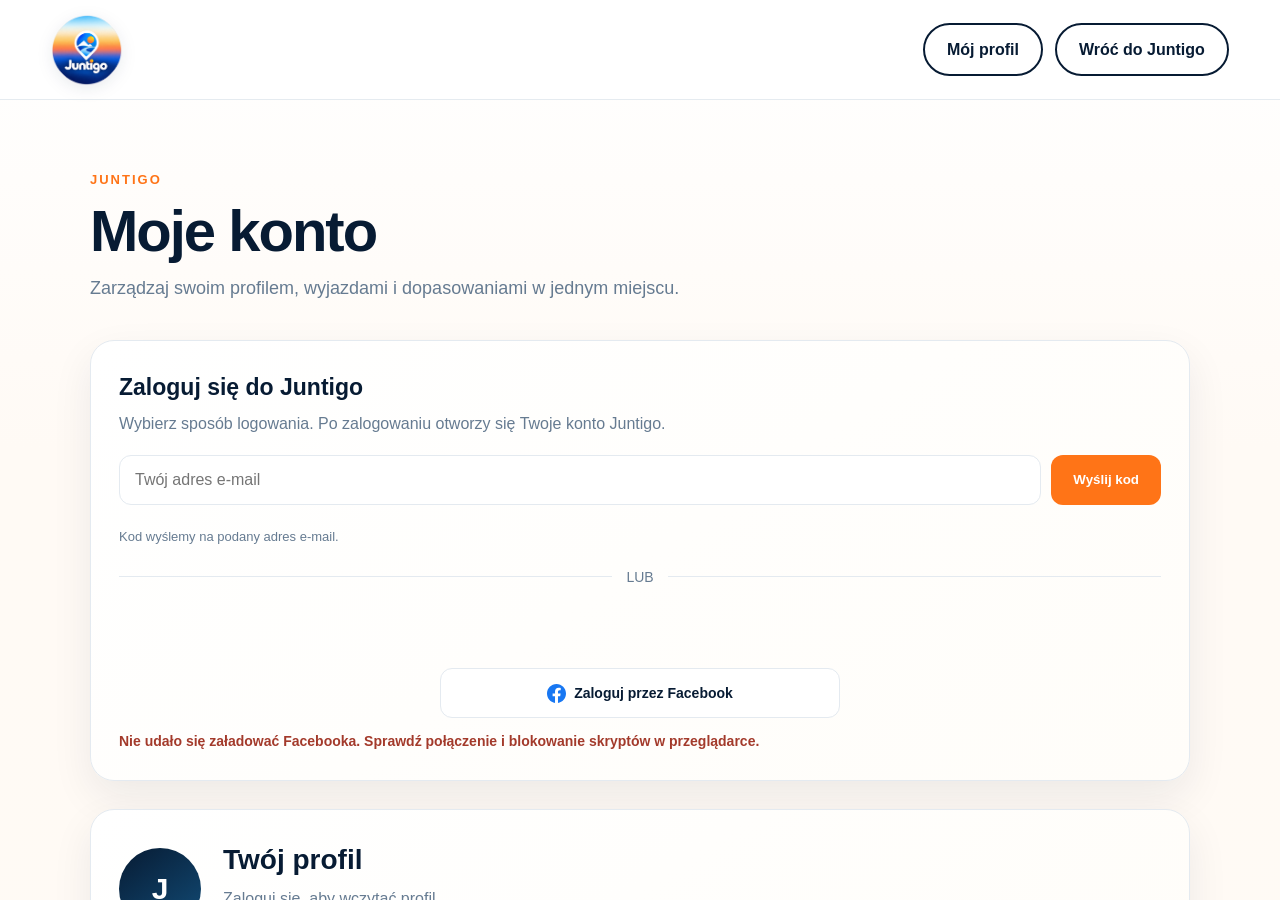
<file: profil.html>
<!DOCTYPE html>
<html lang="pl">
<head>
  <meta charset="UTF-8">
  <meta name="viewport" content="width=device-width, initial-scale=1.0">
  <meta name="referrer" content="strict-origin-when-cross-origin">
  <link rel="icon" type="image/png" href="juntigo-logo.png?v=20261024">

  <title>Profil — Juntigo</title>
  <meta name="description" content="Twój profil Juntigo.">
  <meta name="robots" content="noindex, nofollow">

  <style>
    :root {
      --navy: #071b33;
      --navy-light: #0d2948;
      --orange: #ff7417;
      --cream: #fffaf4;
      --white: #ffffff;
      --text: #17283b;
      --muted: #667587;
      --border: #e7e1da;
    }

    * {
      box-sizing: border-box;
      margin: 0;
      padding: 0;
    }

    body {
      font-family: Arial, Helvetica, sans-serif;
      color: var(--text);
      background: var(--cream);
      line-height: 1.6;
    }

    nav {
      height: 100px;
      background: var(--white);
      border-bottom: 1px solid var(--border);
      display: flex;
      align-items: center;
    }

    .nav-inner {
      width: min(1400px, 92%);
      margin: 0 auto;
      display: flex;
      align-items: center;
      justify-content: space-between;
    }

    .logo img {
      width: 72px;
      height: 72px;
      object-fit: contain;
      display: block;
    }

    .nav-links {
      display: flex;
      align-items: center;
      gap: 12px;
    }

    .back-link {
      color: var(--navy);
      text-decoration: none;
      font-weight: 700;
      border: 2px solid var(--navy);
      padding: 12px 22px;
      border-radius: 999px;
      transition: all 0.25s ease;
    }

    .back-link:hover {
      background: var(--navy);
      color: white;
    }

    main {
      min-height: calc(100vh - 100px);
      padding: 80px 20px;
    }

    .profile-page {
      width: min(900px, 100%);
      margin: 0 auto;
    }

    .profile-header {
      margin-bottom: 40px;
    }

    .eyebrow {
      color: var(--orange);
      font-size: 13px;
      font-weight: 800;
      letter-spacing: 2px;
      text-transform: uppercase;
      margin-bottom: 10px;
    }

    h1 {
      color: var(--navy);
      font-size: clamp(38px, 6vw, 56px);
      line-height: 1.05;
      letter-spacing: -2px;
      margin-bottom: 12px;
    }

    .intro {
      color: var(--muted);
      font-size: 18px;
      max-width: 650px;
    }

    .profile-card {
      background: var(--white);
      border: 1px solid var(--border);
      border-radius: 24px;
      padding: 36px;
      box-shadow: 0 12px 35px rgba(7, 27, 51, 0.08);
    }

    .profile-placeholder {
      width: 110px;
      height: 110px;
      border-radius: 50%;
      background:linear-gradient(145deg,var(--brand-navy),#124d78) !important;
      color: white;
      display: flex;
      align-items: center;
      justify-content: center;
      font-size: 42px;
      font-weight: 800;
      margin-bottom: 24px;
    }

    .profile-card h2 {
      color: var(--navy);
      font-size: 28px;
      margin-bottom: 8px;
    }

    .profile-status {
      color: var(--orange);
      font-weight: 800;
      margin-bottom: 24px;
    }

    .profile-empty {
      padding: 24px;
      background: #f7f8fa;
      border-radius: 16px;
      color: var(--muted);
    }
.profile-form {
  display: flex;
  flex-direction: column;
  gap: 24px;
}
.profile-card.is-loading .google-login-section,
.profile-card.is-loading .profile-form,
.profile-card.is-loading .profile-view {display:none!important}
.profile-loading{padding:24px;border-radius:16px;background:#f7f8fa;color:var(--muted);font-weight:600}
.profile-card:not(.is-loading) .profile-loading{display:none}

.profile-photo-section {
  display: flex;
  align-items: center;
  gap: 24px;
  padding-bottom: 24px;
  border-bottom: 1px solid var(--border);
}

.profile-photo-section h2 {
  color: var(--navy);
  font-size: 28px;
  margin-bottom: 4px;
}

.profile-photo-section p {
  color: var(--muted);
  font-size: 15px;
}
.profile-photo-wrapper {
  display: flex;
  flex-direction: column;
  align-items: center;
  gap: 10px;
  flex-shrink: 0;
}

.profile-photo-button {
  color: var(--navy);
  border: 1px solid #d8dde3;
  background: white;
  padding: 8px 12px;
  border-radius: 999px;
  font-size: 13px;
  font-weight: 700;
  cursor: pointer;
}

.profile-photo-button:hover {
  border-color: var(--orange);
  color: var(--orange);
}

.profile-placeholder {
  margin-bottom: 0;
  overflow: hidden;
}

.profile-placeholder img {
  width: 100%;
  height: 100%;
  object-fit: cover;
  display: block;
}
.profile-form-group {
  display: flex;
  flex-direction: column;
  gap: 8px;
}

.profile-form-group label {
  color: var(--navy);
  font-size: 15px;
  font-weight: 800;
}

.profile-form-group input,
.profile-form-group textarea {
  width: 100%;
  border: 1px solid #d8dde3;
  border-radius: 12px;
  padding: 14px 16px;
  font: inherit;
  color: var(--text);
  background: white;
  outline: none;
}

.profile-form-group textarea {
  min-height: 120px;
  resize: vertical;
}

.profile-form-group input:focus,
.profile-form-group textarea:focus {
  border-color: var(--orange);
  box-shadow: 0 0 0 3px rgba(255, 116, 23, 0.10);
}

.profile-form-group small {
  color: var(--muted);
  font-size: 12px;
}

.profile-form-row {
  display: grid;
  grid-template-columns: 1fr 1fr;
  gap: 16px;
}

.profile-options {
  display: flex;
  flex-wrap: wrap;
  gap: 8px;
}

.profile-options button {
  border: 1px solid #d8dde3;
  background: white;
  color: var(--navy);
  padding: 10px 14px;
  border-radius: 999px;
  font: inherit;
  font-size: 14px;
  cursor: pointer;
}

.profile-options button:hover {
  border-color: var(--orange);
  color: var(--orange);
}
.profile-options button.selected {
  background: var(--navy);
  border-color: var(--navy);
  color: white;
}
.profile-trips {
  display: flex;
  flex-direction: column;
  gap: 10px;
}
.profile-trip-picker input[type="search"]{width:100%;border:1px solid #d8dde3;border-radius:12px;padding:12px 14px;font:inherit;color:var(--text);background:#fff;outline:none}
.profile-trip-picker input[type="search"]:focus{border-color:var(--orange);box-shadow:0 0 0 3px rgba(255,116,23,.1)}
.profile-trip-picker small{color:var(--muted);font-size:12px}
.profile-trip-option{padding:10px 12px}
.trip-picker-status{padding:12px;color:var(--muted);font-size:14px}
.profile-trip-selected{display:flex;flex-wrap:wrap;gap:7px;margin-top:8px}
.profile-trip-chip{border:1px solid #d8dde3;border-radius:999px;padding:6px 10px;background:#f7f8fa;color:var(--navy);font-size:12px;display:inline-flex;gap:7px;align-items:center}
.profile-trip-chip button{border:0;background:none;color:#a33;font-weight:800;cursor:pointer}

.profile-trip-option {
  display: flex;
  align-items: center;
  gap: 10px;
  padding: 12px 14px;
  border: 1px solid #d8dde3;
  border-radius: 12px;
  cursor: pointer;
}

.profile-trip-option input {
  width: 18px;
  height: 18px;
  accent-color: var(--orange);
}

.profile-trip-option span {
  color: var(--navy);
  font-size: 14px;
  font-weight: 700;
}

.profile-submit {
  width: 100%;
  min-height: 54px;
  border: 0;
  border-radius: 999px;
  background: var(--orange);
  color: white;
  font: inherit;
  font-size: 16px;
  font-weight: 800;
  cursor: pointer;
}

.profile-submit:hover {
  background: var(--navy);
}
.profile-save-message {
  display: none;
  padding: 14px 18px;
  border-radius: 12px;
  background: #edf8f1;
  color: #176b3a;
  font-size: 14px;
  font-weight: 700;
  text-align: center;
}

.profile-save-message.show {
  display: block;
}
    .profile-view {
  display: none;
}

.profile-view.active {
  display: block;
}

.profile-view-header {
  display: flex;
  align-items: center;
  gap: 24px;
  margin-bottom: 30px;
}

.profile-view-photo {
  width: 120px;
  height: 120px;
  border-radius: 50%;
  background: linear-gradient(145deg, var(--brand-navy), #124d78);
  color: white;
  display: flex;
  align-items: center;
  justify-content: center;
  font-size: 44px;
  font-weight: 800;
  overflow: hidden;
  flex-shrink: 0;
}

.profile-view-photo img {
  width: 100%;
  height: 100%;
  object-fit: cover;
}

.profile-view-name {
  color: var(--navy);
  font-size: 32px;
  font-weight: 800;
  margin-bottom: 4px;
}

.profile-view-meta {
  color: var(--muted);
  font-size: 15px;
}

.profile-view-status {
  color: #176b3a;
  font-size: 14px;
  font-weight: 800;
  margin-top: 8px;
}

.profile-view-section {
  margin-top: 28px;
}

.profile-view-section h3 {
  color: var(--navy);
  font-size: 17px;
  margin-bottom: 10px;
}

.profile-view-about {
  color: var(--text);
  font-size: 15px;
  line-height: 1.7;
}

.profile-view-tags {
  display: flex;
  flex-wrap: wrap;
  gap: 8px;
}

.profile-view-tag {
  padding: 9px 13px;
  border-radius: 999px;
  background: #f1f3f5;
  color: var(--navy);
  font-size: 13px;
  font-weight: 700;
}

.profile-edit-button {
  width: 100%;
  min-height: 52px;
  margin-top: 32px;
  border: 2px solid var(--navy);
  border-radius: 999px;
  background: white;
  color: var(--navy);
  font: inherit;
  font-size: 15px;
  font-weight: 800;
  cursor: pointer;
}

.profile-edit-button:hover {
  background: var(--navy);
  color: white;
}
@media (max-width: 600px) {
  .profile-photo-section {
    flex-direction: column;
    align-items: flex-start;
  }

  .profile-photo-section h2 {
    font-size: 24px;
  }

  .profile-form-row {
    grid-template-columns: 1fr;
    gap: 24px;
  }
}

@media (max-width: 600px) {
      nav {
        height: 76px;
      }

      .logo img {
        width: 54px;
        height: 54px;
      }

      .nav-links {
        gap: 6px;
      }

      .back-link {
        padding: 9px 14px;
        font-size: 13px;
      }

      main {
        min-height: calc(100vh - 76px);
        padding: 50px 16px;
      }

      .profile-card {
        padding: 24px;
        border-radius: 20px;
      }
    }
  .google-login-section {
  padding: 24px;
  margin-bottom: 28px;
  background: #f7f8fa;
  border-radius: 16px;
}

.google-login-section h2 {
  color: var(--navy);
  font-size: 22px;
  margin-bottom: 6px;
}

.google-login-section p {
  color: var(--muted);
  font-size: 14px;
  margin-bottom: 18px;
}

#google-login-status {
  margin-top: 14px;
  color: #176b3a;
  font-size: 14px;
  font-weight: 700;
}
  </style>
 <script src="https://accounts.google.com/gsi/client" async defer></script>
<script src="auth.js"></script>
  <link rel="stylesheet" href="brand-refresh.css?v=9">
</head>

<body>

  <nav>
    <div class="nav-inner">

      <a href="index.html" class="logo">
        <img src="juntigo-logo.png?v=20261024" alt="Juntigo">
      </a>

      <div class="nav-links">
        <a href="konto.html" class="back-link">
          Moje konto
        </a>

        <a href="index.html" class="back-link">
          Wróć do Juntigo
        </a>
      </div>

    </div>
  </nav>

  <main>
    <div class="profile-page">

      <div class="profile-header">
        <div class="eyebrow">Juntigo</div>
        <h1>Twój profil</h1>
        <p class="intro">
          Stwórz swój profil, pokaż innym, kim jesteś i łatwiej znajdź osoby,
          z którymi naprawdę chcesz podróżować.
        </p>
      </div>

     <div class="profile-card is-loading">
  <div id="profile-loading" class="profile-loading" role="status">Wczytywanie profilu…</div>

  <div class="google-login-section">
    <h2>Zaloguj się przez Google</h2>
    <p>Zalogowanie pozwoli nam przypisać Twój profil do Twojego konta.</p>

    <div id="google-login-button"></div>

    <div id="google-login-status"></div>
  </div>

  <div class="profile-form">

   <div class="profile-photo-section">

  <div class="profile-photo-wrapper">
    <div class="profile-placeholder" id="profile-photo-preview">J</div>

    <label for="profile-photo" class="profile-photo-button">
      Dodaj zdjęcie
    </label>

    <input
      type="file"
      id="profile-photo"
      accept="image/jpeg,image/png,image/webp"
      hidden
    >
  </div>

  <div>
    <h2>Stwórz swój profil</h2>
    <p>Dodaj kilka informacji, żeby inni mogli Cię lepiej poznać.</p>
  </div>

</div>

    <div class="profile-form-group">
      <label for="profile-name">Imię lub pseudonim</label>
      <input type="text" id="profile-name" placeholder="np. Maks" maxlength="100">
    </div>

    <div class="profile-form-row">

      <div class="profile-form-group">
        <label for="profile-age">Wiek</label>
        <input type="number" id="profile-age" placeholder="np. 25" min="16" max="99">
      </div>

      <div class="profile-form-group">
        <label for="profile-city">Miasto</label>
        <input type="text" id="profile-city" placeholder="np. Warszawa" maxlength="100">
      </div>

    </div>

    <div class="profile-form-group">
      <label for="profile-instagram">Instagram</label>
      <input type="text" id="profile-instagram" placeholder="@twojprofil" maxlength="100">
    </div>

    <div class="profile-form-group">
      <label for="profile-about">O mnie</label>
      <textarea
        id="profile-about"
        maxlength="2000"
        placeholder="Napisz kilka zdań o sobie..."
      ></textarea>
      <small>Do 2000 znaków</small>
    </div>

    <div class="profile-form-group">
      <label>💗 Zainteresowania</label>
      <small>Wybierz 1–7</small>

     <div class="profile-options" id="profile-interests-options">
  <button type="button" aria-pressed="false">🏔️ Góry</button>
  <button type="button">🌊 Morze</button>
  <button type="button">🏛️ Historia i zabytki</button>
  <button type="button">🎨 Kultura i sztuka</button>
  <button type="button">🎢 Parki rozrywki</button>
  <button type="button">🍷 Lokalne smaki</button>
  <button type="button">☕ Kawiarnie</button>
  <button type="button">🎶 Muzyka i festiwale</button>
  <button type="button">🛍️ Zakupy</button>
  <button type="button">⚽ Sport</button>
  <button type="button">🥾 Trekking</button>
  <button type="button">🤿 Nurkowanie</button>
  <button type="button">🏄 Sporty wodne</button>
  <button type="button">🎿 Sporty zimowe</button>
  <button type="button">📸 Fotografia</button>
</div>
    </div>

    <div class="profile-form-group">
      <label>🧳 Styl podróżowania</label>
      <small>Wybierz 1–6</small>

      <div class="profile-options" id="profile-style-options">
  <button type="button">🎒 Backpacking</button>
  <button type="button">💰 Budżetowo</button>
  <button type="button">💎 Luksusowo</button>
  <button type="button">⚡ Spontanicznie</button>
  <button type="button">📅 Z planem</button>
  <button type="button">⏱️ Krótkie wyjazdy</button>
  <button type="button">🌍 Długie podróże</button>
  <button type="button">🗺️ Poza utartym szlakiem</button>
  <button type="button">🌴 All inclusive</button>
  <button type="button">🚗 Road trip</button>
  <button type="button">🥾 Aktywnie</button>
  <button type="button">😎 Na luzie</button>
  <button type="button">🎉 Imprezowo</button>
</div>
    </div>

    <div class="profile-form-group">
      <label>Wyjazdy, które Cię interesują</label>
      <div class="profile-trip-picker">
        <input id="profile-trip-search" type="search" placeholder="Szukaj wyjazdu, miasta lub wydarzenia..." autocomplete="off" aria-label="Szukaj wyjazdu">
        <small id="profile-trip-help">Wpisz nazwę i wybierz interesujące Cię pozycje. Pokazujemy maksymalnie 8 wyników naraz.</small>
        <div class="profile-trips" id="profile-trip-results" aria-live="polite"><p class="trip-picker-status">Wczytywanie aktualnej listy wyjazdów…</p></div>
        <div class="profile-trip-selected" id="profile-trip-selected"></div>
      </div>
    </div>

    <div class="profile-save-message" id="profile-save-message" role="status" aria-live="polite">
  ✓ Profil został zapisany
</div>

<button type="button" class="profile-submit">
  Zapisz profil
</button>

</div>
<div class="profile-view" id="profile-view">

  <div class="profile-view-header">

    <div class="profile-view-photo" id="profile-view-photo">
      J
    </div>

    <div>
      <div class="profile-view-name" id="profile-view-name">
        —
      </div>

      <div class="profile-view-meta" id="profile-view-meta">
        —
      </div>

      <div class="profile-view-status">
        ✓ Profil uzupełniony
      </div>
    </div>

  </div>

  <div class="profile-view-section">
    <h3>O mnie</h3>
    <div class="profile-view-about" id="profile-view-about">
      —
    </div>
  </div>

  <div class="profile-view-section">
    <h3>Zainteresowania</h3>
    <div class="profile-view-tags" id="profile-view-interests"></div>
  </div>

  <div class="profile-view-section">
    <h3>Styl podróżowania</h3>
    <div class="profile-view-tags" id="profile-view-style"></div>
  </div>

  <div class="profile-view-section">
    <h3>Interesujące mnie wyjazdy</h3>
    <div class="profile-view-tags" id="profile-view-trips"></div>
  </div>

  <button type="button" class="profile-edit-button" id="profile-edit-button">
    Edytuj profil
  </button>
</div>
</div>
    </div>
  </main>
<script>
  const GOOGLE_CLIENT_ID = "853762917641-smv3b9b9dmna6cksthg3l7c6bir4oho5.apps.googleusercontent.com";

let juntigoSessionToken = getJuntigoSessionToken();

const profileInterestAliases = {
  "Podróże": null,
  "Sport": "⚽ Sport",
  "Muzyka": "🎶 Muzyka i festiwale",
  "Jedzenie": "🍷 Lokalne smaki",
  "Fotografia": "📸 Fotografia",
  "Góry": "🏔️ Góry",
  "Morze": "🌊 Morze",
  "Plaża": "🌊 Morze",
  "Piłka nożna": "⚽ Sport",
  "Festiwale": "🎶 Muzyka i festiwale",
  "Kultura": "🎨 Kultura i sztuka",
  "Zwiedzanie": "🏛️ Historia i zabytki"
};

const profileStyleAliases = {
  "Zwiedzanie": null,
  "Aktywnie": "🥾 Aktywnie",
  "Chill": "😎 Na luzie",
  "Imprezy": "🎉 Imprezowo"
};

const profileTripCatalog = new Map();
const selectedProfileTrips = new Map();
let profileTripCatalogReady = false;
let profileTripCatalogLoading = false;
function renderProfileTripPicker(){
  const results=document.getElementById("profile-trip-results");
  const search=document.getElementById("profile-trip-search");
  const selected=document.getElementById("profile-trip-selected");
  if(!results||!search||!selected)return;
  const query=search.value.trim().toLocaleLowerCase("pl");
  const chosen=Array.from(selectedProfileTrips.values());
  const matches=Array.from(profileTripCatalog.values()).filter(t=>!query||(t.label+" "+t.id).toLocaleLowerCase("pl").includes(query)).slice(0,8);
  results.replaceChildren();
  if(!profileTripCatalogReady){results.innerHTML='<p class="trip-picker-status">Wczytywanie aktualnej listy wyjazdów…</p>';}
  else if(!matches.length){results.innerHTML='<p class="trip-picker-status">'+(query?'Brak wyników. Spróbuj innej nazwy.':'Wpisz nazwę, aby wyszukać wyjazd.')+'</p>';}
  else matches.forEach(t=>{
    const label=document.createElement("label");label.className="profile-trip-option";
    const input=document.createElement("input");input.type="checkbox";input.value=t.id;input.checked=selectedProfileTrips.has(t.id);
    input.addEventListener("change",()=>{if(input.checked)selectedProfileTrips.set(t.id,t);else selectedProfileTrips.delete(t.id);renderProfileTripPicker();});
    const span=document.createElement("span");span.textContent=t.label;label.append(input,span);results.append(label);
  });
  selected.replaceChildren();
  if(chosen.length){const heading=document.createElement("small");heading.textContent="Wybrane wyjazdy ("+chosen.length+")";selected.append(heading);
    chosen.forEach(t=>{const chip=document.createElement("span");chip.className="profile-trip-chip";const txt=document.createElement("span");txt.textContent=t.label;
      const remove=document.createElement("button");remove.type="button";remove.textContent="×";remove.setAttribute("aria-label","Usuń "+t.label);remove.addEventListener("click",()=>{selectedProfileTrips.delete(t.id);renderProfileTripPicker();});chip.append(txt,remove);selected.append(chip);});
  }
}
function loadProfileTripCatalog(){
  if(profileTripCatalogLoading)return;profileTripCatalogLoading=true;
  const frame=document.createElement("iframe");frame.title="Aktualna lista wyjazdów Juntigo";frame.setAttribute("aria-hidden","true");frame.tabIndex=-1;
  frame.style.cssText="position:absolute;width:1px;height:1px;left:-10000px;top:-10000px;border:0;visibility:hidden";frame.src="wyjazdy.html?profileTripCatalog=1";
  let done=false;const finish=(error)=>{if(done)return;done=true;profileTripCatalogLoading=false;
    try{const doc=frame.contentDocument;if(!error&&doc){doc.querySelectorAll(".trip-card,.city-card").forEach(card=>{
      const action=card.querySelector("[data-join-trip]");const id=action&&action.getAttribute("data-join-trip");const title=card.querySelector("h3");
      if(id&&title){const label=title.textContent.trim();if(label&&!profileTripCatalog.has(id))profileTripCatalog.set(id,{id,label});}
    });}}catch(e){console.warn("Nie udało się odczytać katalogu wyjazdów.",e);}
    frame.remove();profileTripCatalogReady=true;selectedProfileTrips.forEach((trip,id)=>{if(!profileTripCatalog.has(id))profileTripCatalog.set(id,trip);});renderProfileTripPicker();
    if (window.juntigoCurrentProfileForDisplay) renderProfileViewTrips(window.juntigoCurrentProfileForDisplay);
  };
  frame.addEventListener("load",()=>finish(false),{once:true});frame.addEventListener("error",()=>finish(true),{once:true});document.body.append(frame);setTimeout(()=>finish(true),12000);
}
document.getElementById("profile-trip-search").addEventListener("input",renderProfileTripPicker);
loadProfileTripCatalog();

function loadProfileFromBackend(sessionToken, existingProfile = null) {
  const profileRequest = existingProfile
  ? Promise.resolve({
      success: true,
      profile: existingProfile
    })
  : fetch(JUNTIGO_API, {
      method: "POST",
      body: new URLSearchParams({
        type: "getProfile",
        sessionToken: sessionToken
      })
    }).then(response => response.json());

profileRequest
    .then(data => {
      if (!data.success || !data.profile) {
        const card = document.querySelector(".profile-card");
        if (card) card.classList.remove("is-loading");
        const loginSection = document.querySelector(".google-login-section");
        if (loginSection) loginSection.style.display = "none";
        document.querySelector(".profile-form").style.display = "flex";
        return;
      }

      const profile = data.profile;

      document.getElementById("profile-name").value = profile.name || "";
      updateProfilePhotoInitial();
      document.getElementById("profile-age").value = profile.age || "";
      document.getElementById("profile-city").value = profile.city || "";
      document.getElementById("profile-instagram").value = profile.instagram || "";
      document.getElementById("profile-about").value = profile.about || "";

      if (profile.photo && /^data:image\/[a-zA-Z0-9.+-]+;base64,/i.test(String(profile.photo))) {
  const img = document.createElement("img");
  img.src = String(profile.photo);
  img.alt = "Zdjęcie profilowe";

  profilePhotoPreview.replaceChildren(img);
}

     const interests = Array.isArray(profile.interests)
  ? profile.interests
  : String(profile.interests || "")
      .split(",")
      .map(item => item.trim())
      .filter(Boolean);

      

const normalizedInterests = interests
 .map(item => profileInterestAliases[item] || item)
  .filter(item =>
    Array.from(
      document.querySelectorAll("#profile-interests-options button")
    ).some(button => button.textContent.trim() === item)
  );

document.querySelectorAll(
  "#profile-interests-options button"
).forEach(button => {
  button.classList.toggle(
    "selected",
    normalizedInterests.includes(button.textContent.trim())
  );
  button.setAttribute(
    "aria-pressed",
    button.classList.contains("selected") ? "true" : "false"
  );
});

     const travelStyle = Array.isArray(profile.travelStyle)
  ? profile.travelStyle
  : String(profile.travelStyle || "")
      .split(",")
      .map(item => item.trim())
      .filter(Boolean);

      
 

const normalizedTravelStyle = travelStyle
  .map(item => profileStyleAliases[item] || item)
  .filter(item =>
    Array.from(
      document.querySelectorAll("#profile-style-options button")
    ).some(button => button.textContent.trim() === item)
  );

document.querySelectorAll(
  "#profile-style-options button"
).forEach(button => {
  button.classList.toggle(
    "selected",
    normalizedTravelStyle.includes(button.textContent.trim())
  );
  button.setAttribute(
    "aria-pressed",
    button.classList.contains("selected") ? "true" : "false"
  );
});

     const trips = Array.isArray(profile.trips)
  ? profile.trips
  : String(profile.trips || "")
      .split(",")
      .map(item => item.trim())
      .filter(Boolean);

      selectedProfileTrips.clear();
      trips.forEach(id=>{const known=profileTripCatalog.get(id);selectedProfileTrips.set(id,known||{id,label:id});});
      renderProfileTripPicker();

const requestedTrip = new URLSearchParams(window.location.search).get("trip");
if(requestedTrip){const found=profileTripCatalog.get(requestedTrip);selectedProfileTrips.set(requestedTrip,found||{id:requestedTrip,label:requestedTrip});renderProfileTripPicker();}

      showProfile(profile);
    })
    .catch(error => {
      console.error("Błąd ładowania profilu:", error);
      const card = document.querySelector(".profile-card");
      if (card) card.classList.remove("is-loading");
      const loginSection = document.querySelector(".google-login-section");
      if (loginSection) loginSection.style.display = "none";
      const saveMessage = document.getElementById("profile-save-message");
      saveMessage.textContent =
        "Nie udało się wczytać profilu. Odśwież stronę i spróbuj ponownie.";
      saveMessage.classList.add("show");
    });
}
async function handleGoogleCredential(response) {
  const idToken = response.credential || "";

  if (!idToken) {
    return;
  }

  try {
    const responseSession = await fetch(JUNTIGO_API, {
      method: "POST",
      body: new URLSearchParams({
        type: "googleSession",
        idToken: idToken
      })
    });

    const result = await responseSession.json();

    if (!result.success || !result.sessionToken) {
      throw new Error(
        result.error || "Nie udało się utworzyć sesji Juntigo."
      );
    }

    juntigoSessionToken = result.sessionToken;

    sessionStorage.setItem(
  JUNTIGO_AUTH_SESSION_KEY,
  juntigoSessionToken
);

    document.getElementById("google-login-status").textContent =
      "Zalogowano jako: " +
      (result.identity?.name || result.identity?.email || "użytkownik");

    loadProfileFromBackend(juntigoSessionToken);

  } catch (error) {
    console.error("Błąd logowania Juntigo:", error);

    document.getElementById("google-login-status").textContent =
      error.message || "Nie udało się zalogować.";
  }
}

window.addEventListener("load", async function() {
  const session = await protectJuntigoPage();

  if (!session) {
    return;
  }

  const loginSection = document.querySelector(".google-login-section");

  if (loginSection) {
    loginSection.style.display = "none";
  }

  loadProfileFromBackend(
    getJuntigoSessionToken(),
    session.profile || null
  );
});

  
const profilePhotoInput = document.getElementById("profile-photo");
const profilePhotoPreview = document.getElementById("profile-photo-preview");
const profileNameInput = document.getElementById("profile-name");

function updateProfilePhotoInitial() {
  if (profilePhotoPreview.querySelector("img")) return;
  const name = profileNameInput.value.trim();
  profilePhotoPreview.textContent = name ? Array.from(name)[0].toLocaleUpperCase("pl-PL") : "J";
}

profileNameInput.addEventListener("input", updateProfilePhotoInitial);
updateProfilePhotoInitial();

profilePhotoInput.addEventListener("change", () => {
  const file = profilePhotoInput.files[0];

  if (!file) {
    return;
  }

  if (!["image/jpeg", "image/png", "image/webp"].includes(file.type)) {
    profilePhotoInput.value = "";
    alert("Wybierz zdjęcie JPG, PNG lub WebP.");
    return;
  }

  const reader = new FileReader();

  reader.onload = event => {
    const source = String(event.target.result || "");

    if (!/^data:image\/[^;]+;base64,/i.test(source)) {
      profilePhotoInput.value = "";
      alert("Nie udało się wczytać zdjęcia.");
      return;
    }

    const image = new Image();

    image.onload = () => {
      const maxSize = 320;
      const scale = Math.min(1, maxSize / Math.max(image.width, image.height));
      const width = Math.max(1, Math.round(image.width * scale));
      const height = Math.max(1, Math.round(image.height * scale));

      const canvas = document.createElement("canvas");
      canvas.width = width;
      canvas.height = height;

      const context = canvas.getContext("2d");

      if (!context) {
        profilePhotoInput.value = "";
        alert("Nie udało się przygotować zdjęcia.");
        return;
      }

      context.drawImage(image, 0, 0, width, height);

      let compressed = canvas.toDataURL("image/jpeg", 0.72);

      if (compressed.length > 45000) {
        compressed = canvas.toDataURL("image/jpeg", 0.55);
      }

      if (compressed.length > 50000) {
        profilePhotoInput.value = "";
        alert("Zdjęcie jest zbyt duże. Wybierz mniejsze zdjęcie.");
        return;
      }

      const img = document.createElement("img");
      img.src = compressed;
      img.alt = "Zdjęcie profilowe";

      profilePhotoPreview.replaceChildren(img);
    };

    image.onerror = () => {
      profilePhotoInput.value = "";
      alert("Nie udało się wczytać zdjęcia.");
    };

    image.src = source;
  };

  reader.readAsDataURL(file);
});
  document.querySelectorAll(".profile-options button").forEach(button => {
    button.setAttribute(
      "aria-pressed",
      button.classList.contains("selected") ? "true" : "false"
    );
  });

  document.addEventListener("click", function(event) {
  const button = event.target.closest(".profile-options button");

  if (!button) {
    return;
  }

  const interestsGroup = document.getElementById("profile-interests-options");
  const styleGroup = document.getElementById("profile-style-options");

  if (interestsGroup && interestsGroup.contains(button)) {
    if (!button.classList.contains("selected")) {
      const selectedCount =
        interestsGroup.querySelectorAll("button.selected").length;

      if (selectedCount >= 7) {
        return;
      }
    }

    button.classList.toggle("selected");
    button.setAttribute(
      "aria-pressed",
      button.classList.contains("selected") ? "true" : "false"
    );
    return;
  }

  if (styleGroup && styleGroup.contains(button)) {
    if (!button.classList.contains("selected")) {
      const selectedCount =
        styleGroup.querySelectorAll("button.selected").length;

      if (selectedCount >= 6) {
        return;
      }
    }

    button.classList.toggle("selected");
    button.setAttribute(
      "aria-pressed",
      button.classList.contains("selected") ? "true" : "false"
    );
  }
});

  document.querySelector(".profile-submit").addEventListener("click", async () => {
    const submitButton = document.querySelector(".profile-submit");

    if (submitButton.disabled) {
      return;
    }

    const session = await validateJuntigoSession();

    if (!session.authenticated) {
      window.location.href = "konto.html";
      return;
    }

    juntigoSessionToken = getJuntigoSessionToken();

    if (!juntigoSessionToken) {
      window.location.href = "konto.html";
      return;
    }

    const requiredFields = [
      {
        id: "profile-name",
        message: "Wpisz imię lub pseudonim."
      },
      {
        id: "profile-age",
        message: "Podaj swój wiek."
      },
      {
        id: "profile-city",
        message: "Podaj swoje miasto."
      },
      {
        id: "profile-instagram",
        message: "Podaj swój Instagram."
      }
    ];

    const missingField = requiredFields.find(field => {
      return !document.getElementById(field.id).value.trim();
    });

    if (missingField) {
      const field = document.getElementById(missingField.id);
      const saveMessage = document.getElementById("profile-save-message");

      field.focus();

      saveMessage.textContent = missingField.message;
      saveMessage.classList.add("show");

      setTimeout(() => {
        saveMessage.classList.remove("show");
      }, 3000);

      return;
    }
    const ageValue = Number(document.getElementById("profile-age").value.trim());

    if (!Number.isInteger(ageValue) || ageValue < 16 || ageValue > 99) {
      const ageField = document.getElementById("profile-age");
      const saveMessage = document.getElementById("profile-save-message");

      ageField.focus();
      saveMessage.textContent = "Wiek musi wynosić od 16 do 99 lat.";
      saveMessage.classList.add("show");

      setTimeout(() => {
        saveMessage.classList.remove("show");
      }, 3000);

      return;
    }

    const profileName = document.getElementById("profile-name").value.trim();
    const profileCity = document.getElementById("profile-city").value.trim();
    const profileInstagram = document.getElementById("profile-instagram").value.trim();
    const profileAbout = document.getElementById("profile-about").value.trim();

    const fieldLimits = [
      [profileName, 100, "Imię lub pseudonim"],
      [profileCity, 100, "Miasto"],
      [profileInstagram, 100, "Instagram"],
      [profileAbout, 2000, "Opis"]
    ];

    const tooLong = fieldLimits.find(([value, limit]) => value.length > limit);

    if (tooLong) {
      const saveMessage = document.getElementById("profile-save-message");
      saveMessage.textContent = tooLong[2] + " jest za długie.";
      saveMessage.classList.add("show");
      return;
    }

    const selectedInterests = Array.from(
      document.querySelectorAll("#profile-interests-options button.selected")
    ).map(button => button.textContent.trim());

    const selectedTravelStyle = Array.from(
      document.querySelectorAll("#profile-style-options button.selected")
    ).map(button => button.textContent.trim());

    if (selectedInterests.length === 0 || selectedTravelStyle.length === 0) {
      const saveMessage = document.getElementById("profile-save-message");
      saveMessage.textContent =
        "Wybierz co najmniej 1 zainteresowanie i 1 styl podróżowania.";
      saveMessage.classList.add("show");
      return;
    }

    if (selectedInterests.length > 7 || selectedTravelStyle.length > 6) {
      const saveMessage = document.getElementById("profile-save-message");
      saveMessage.textContent = "Możesz wybrać maksymalnie 7 zainteresowań i 6 stylów podróżowania.";
      saveMessage.classList.add("show");
      return;
    }

    const profile = {
      name: profileName,
      age: document.getElementById("profile-age").value.trim(),
      city: profileCity,
      instagram: profileInstagram,
      about: profileAbout,
photo: profilePhotoPreview.querySelector("img")
  ? profilePhotoPreview.querySelector("img").src
  : "",
      interests: selectedInterests,

travelStyle: selectedTravelStyle,

trips: Array.from(selectedProfileTrips.keys())
};
    

const formData = new URLSearchParams();

formData.append("type", "profile");
formData.append("instagram", profile.instagram);
formData.append("name", profile.name);
formData.append("age", profile.age);
formData.append("city", profile.city);
formData.append("about", profile.about);
formData.append("interests", profile.interests.join(", "));
formData.append("travelStyle", profile.travelStyle.join(", "));
formData.append("trips", profile.trips.join(", "));
formData.append("photo", profile.photo || "");
formData.append("sessionToken", juntigoSessionToken);
submitButton.disabled = true;
submitButton.textContent = "Zapisywanie...";

fetch(JUNTIGO_API, {
  method: "POST",
  body: formData
})
  .then(async response => {
    const responseText = await response.text();

    console.log("Odpowiedź Apps Script:", responseText);

    if (!responseText) {
      throw new Error("Pusta odpowiedź z serwera.");
    }

    let data;

    try {
      data = JSON.parse(responseText);
    } catch (error) {
      console.error("Nieprawidłowa odpowiedź JSON:", responseText);
      throw new Error("Serwer zwrócił nieprawidłową odpowiedź.");
    }

    return data;
  })
  .then(async data => {
    console.log("Profil wysłany:", data);

    const saveMessage = document.getElementById("profile-save-message");

    if (!data.success) {
      if (
        String(data.error || "").toLowerCase().includes("ses") ||
        String(data.error || "").toLowerCase().includes("token")
      ) {
        clearJuntigoSession();
        window.location.href = "konto.html";
        return;
      }

      saveMessage.textContent =
        data.error || "Nie udało się zapisać profilu.";
      saveMessage.classList.add("show");

      setTimeout(() => {
        saveMessage.classList.remove("show");
      }, 4000);

      return;
    }

    // Nie pokazuj lokalnego obiektu jako zapisanego, dopóki nie odczytamy go ponownie z backendu.
    const verifyResponse = await fetch(JUNTIGO_API, {
      method: "POST",
      body: new URLSearchParams({
        type: "getProfile",
        sessionToken: juntigoSessionToken
      })
    });
    const verifyResult = await verifyResponse.json();
    if (!verifyResult.success || !verifyResult.profile) {
      throw new Error("Serwer przyjął zapis, ale nie można ponownie odczytać profilu. Sprawdź wdrożenie Apps Script.");
    }

    showProfile(verifyResult.profile);

    saveMessage.textContent = "✓ Profil został zapisany i zweryfikowany";
    saveMessage.classList.add("show");

    setTimeout(() => {
      saveMessage.classList.remove("show");
    }, 3000);
  })
  .catch(error => {
    console.error("Błąd zapisu profilu:", error);

    const saveMessage = document.getElementById("profile-save-message");

    saveMessage.textContent =
      error.message || "Nie udało się zapisać profilu.";

    saveMessage.classList.add("show");

    setTimeout(() => {
      saveMessage.classList.remove("show");
    }, 5000);
  })
  .finally(() => {
    submitButton.disabled = false;
    submitButton.textContent = "Zapisz profil";
  });
  });
  function normalizeTagList(values, aliases) {
  const list = Array.isArray(values)
    ? values
    : String(values || "")
        .split(",")
        .map(item => item.trim())
        .filter(Boolean);

  return list
    .map(item => {
      if (Object.prototype.hasOwnProperty.call(aliases, item)) {
        return aliases[item];
      }

      return item;
    })
    .filter(Boolean);
}
function showProfile(profile) {
  const card = document.querySelector(".profile-card");
  if (card) card.classList.remove("is-loading");
  const loginSection = document.querySelector(".google-login-section");
  if (loginSection) loginSection.style.display = "none";
  document.querySelector(".profile-form").style.display = "none";

  const profileView = document.getElementById("profile-view");
  profileView.classList.add("active");

  const photo = document.getElementById("profile-view-photo");

 if (profile.photo && /^data:image\/[a-zA-Z0-9.+-]+;base64,/i.test(String(profile.photo))) {
  const img = document.createElement("img");
  img.src = String(profile.photo);
  img.alt = "Zdjęcie profilowe";

  photo.replaceChildren(img);
} else {
  photo.textContent = (profile.name || "J").charAt(0).toUpperCase();
}

  document.getElementById("profile-view-name").textContent =
    profile.name || "—";

  document.getElementById("profile-view-meta").textContent =
    [profile.age ? `${profile.age} lat` : "", profile.city || ""]
      .filter(Boolean)
      .join(" · ") || "—";

  document.getElementById("profile-view-about").textContent =
    profile.about || "Brak opisu.";

  const interests = document.getElementById("profile-view-interests");

const normalizedInterests = normalizeTagList(
  profile.interests,
  profileInterestAliases
);

interests.replaceChildren(
  ...normalizedInterests.map(item => {
    const tag = document.createElement("span");
    tag.className = "profile-view-tag";
    tag.textContent = item;
    return tag;
  })
);

const style = document.getElementById("profile-view-style");

const normalizedTravelStyle = normalizeTagList(
  profile.travelStyle,
  profileStyleAliases
);

style.replaceChildren(
  ...normalizedTravelStyle.map(item => {
    const tag = document.createElement("span");
    tag.className = "profile-view-tag";
    tag.textContent = item;
    return tag;
  })
);

  window.juntigoCurrentProfileForDisplay = profile;
  renderProfileViewTrips(profile);
}

function renderProfileViewTrips(profile) {
  const trips = document.getElementById("profile-view-trips");
  if (!trips) return;

  const selectedTrips = Array.isArray(profile.trips)
    ? profile.trips
    : String(profile.trips || "")
        .split(",")
        .map(item => item.trim())
        .filter(Boolean);

  const legacyTripLabels = {
    MEDIOLAN: "Mediolan",
    OKTOBERFEST: "Oktoberfest 2026",
    MALAGA_CF_ESPANYOL: "Málaga CF – Espanyol",
    GDANSK_MARKET_2026: "🎄 Gdańsk — Jarmark",
    WROCLAW_MARKET_2026: "🎄 Wrocław — Jarmark",
    POZNAN_MARKET_2026: "🎄 Poznań — Betlejem Poznańskie",
    WARSAW_MARKET_2026: "🎄 Warszawa — Jarmark",
    KRAKOW_MARKET_2026: "🎄 Kraków — Jarmark",
    VIENNA_MARKET_2026: "🎄 Wiedeń — Christkindlmarkt",
    BERLIN_MARKET_2026: "🎄 Berlin — jarmarki",
    DRESDEN_MARKET_2026: "🎄 Drezno — Striezelmarkt",
    PRAGUE_MARKET_2026: "🎄 Praga — jarmark",
    ZAGREB_ADVENT_2026: "✨ Zagrzeb — Advent",
    LEGIA_RAKOW_2026: "⚽ Legia — Raków",
    GKS_LECH_2026: "⚽ GKS Katowice — Lech",
    LECH_POGON_2026: "⚽ Lech — Pogoń",
    LIVERPOOL_MAN_UTD_2026: "⚽ Liverpool — Manchester United",
    ARSENAL_MAN_CITY_2026: "⚽ Arsenal — Manchester City",
    BARCA_CELTA_2026: "⚽ Barcelona — Celta",
    BARCA_MAN_CITY_2026: "⚽ Barcelona — Manchester City",
    GKS_LEGIA_2026: "⚽ GKS Katowice — Legia",
    LEGIA_POGON_2026: "⚽ Legia — Pogoń"
  };

  trips.replaceChildren(
    ...selectedTrips.map(id => {
      const tag = document.createElement("span");
      tag.className = "profile-view-tag";
      const catalogTrip = profileTripCatalog.get(id);
      const cityLabel = String(id).startsWith("CITY_")
        ? String(id).slice(5).split("_").map(part => part ? part.charAt(0) + part.slice(1).toLocaleLowerCase("pl") : "").join(" ")
        : "";
      tag.textContent = (catalogTrip && catalogTrip.label) || legacyTripLabels[id] || cityLabel || id;
      return tag;
    })
  );
}


  document.getElementById("profile-edit-button").addEventListener("click", () => {
  document.querySelector(".profile-form").style.display = "flex";
  document.getElementById("profile-view").classList.remove("active");
});
</script>
</body>
</html>
</file>
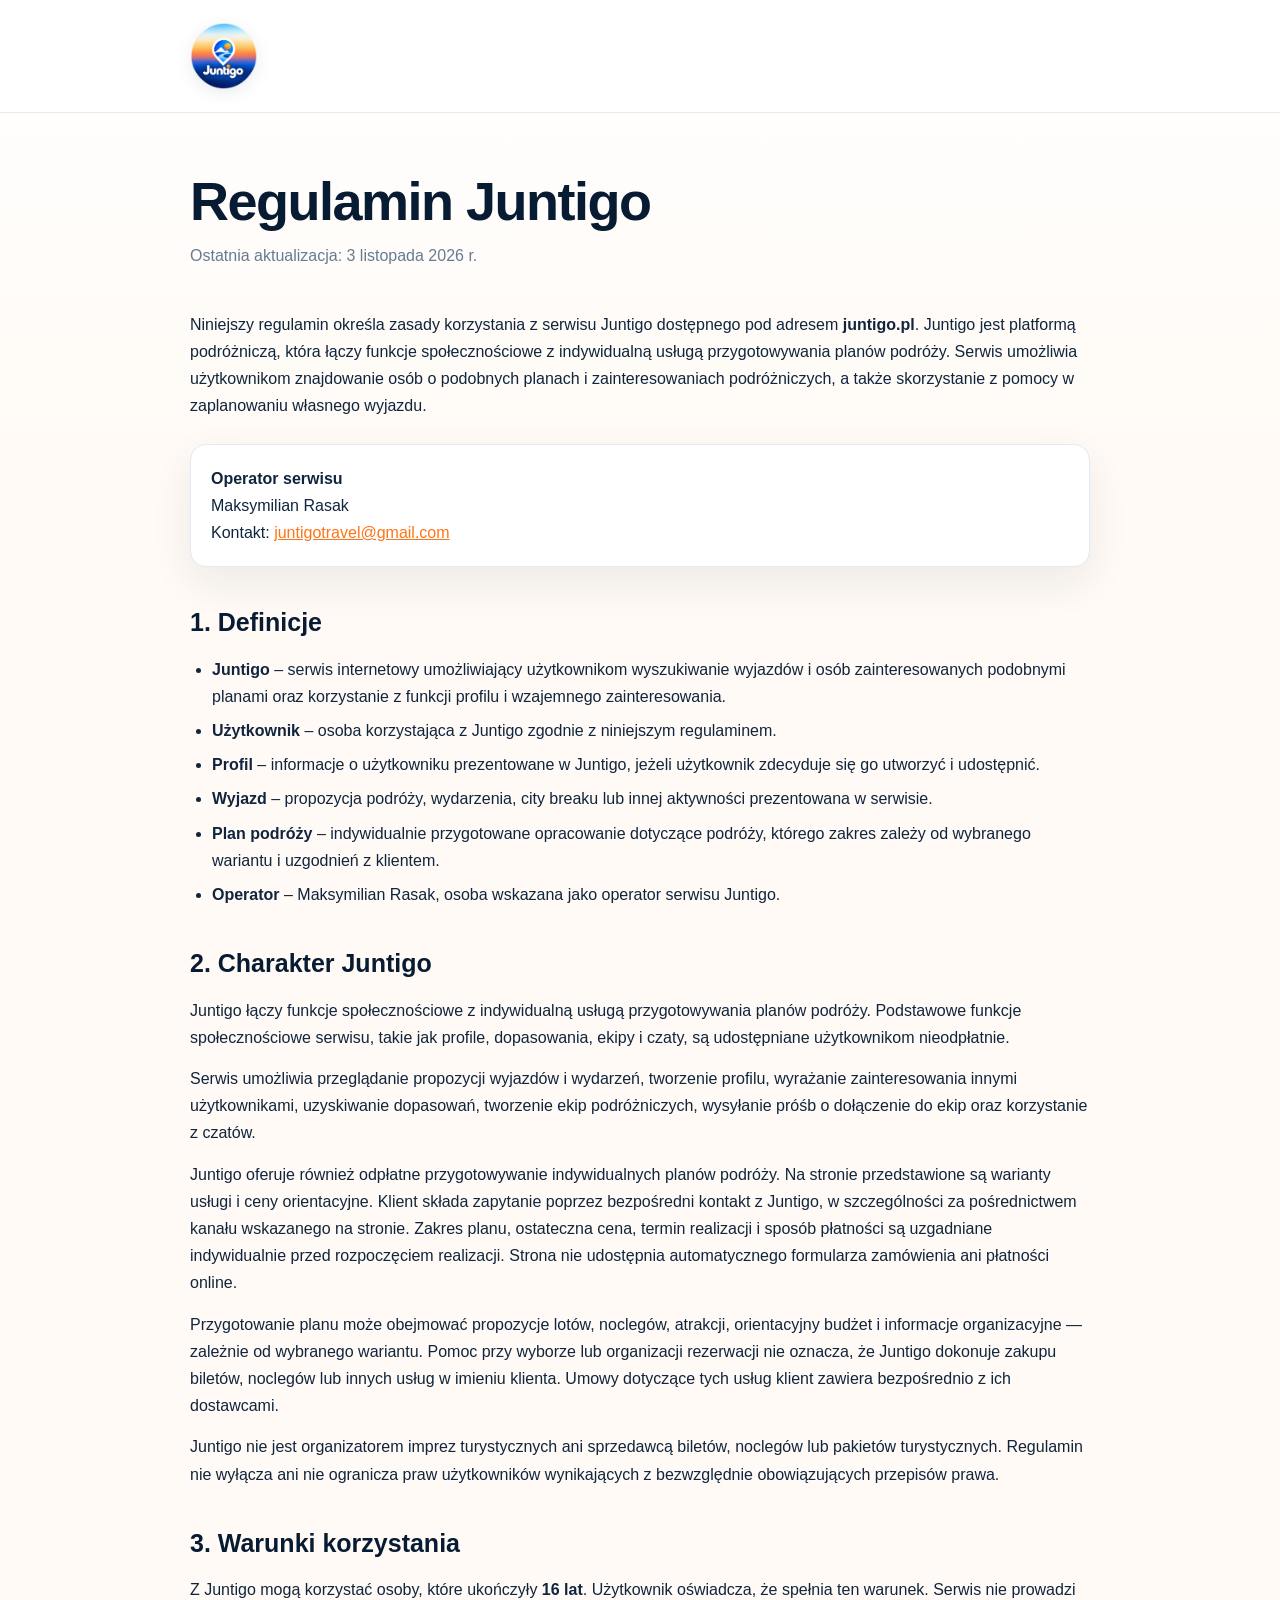
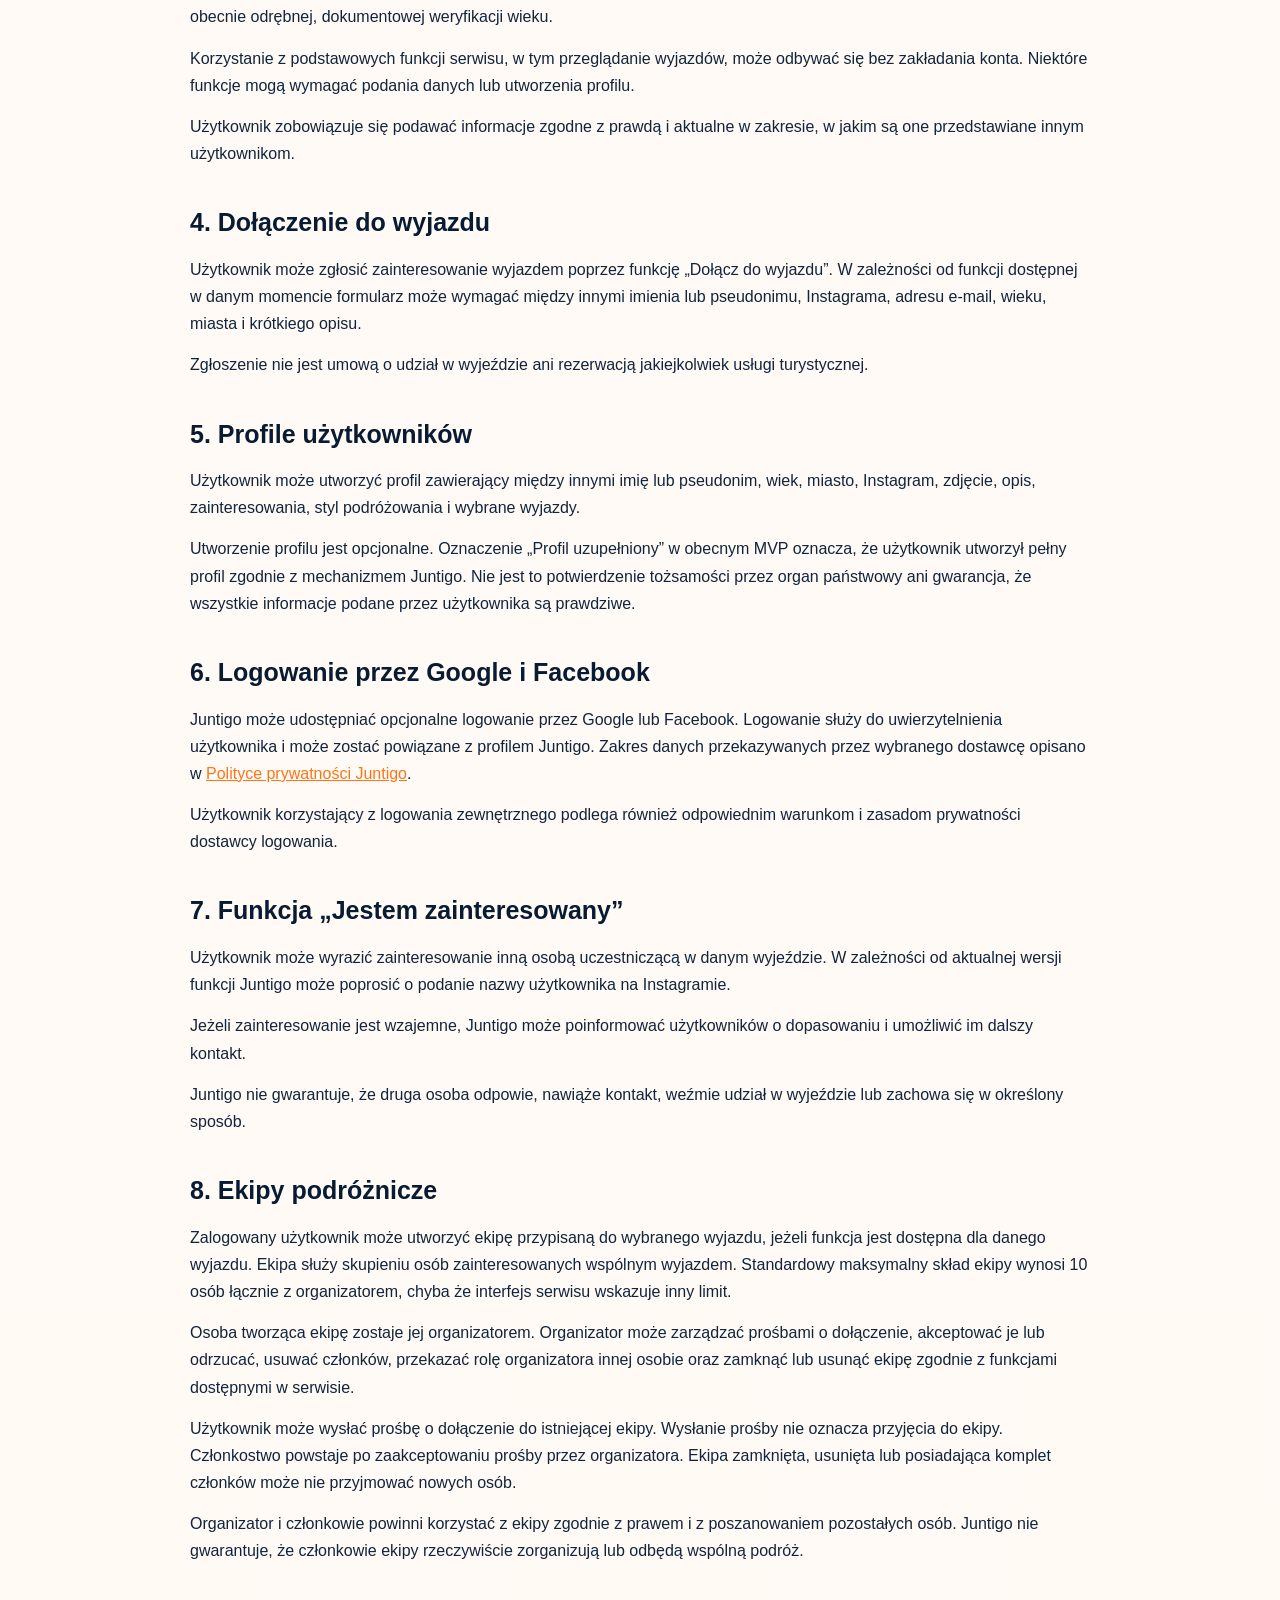
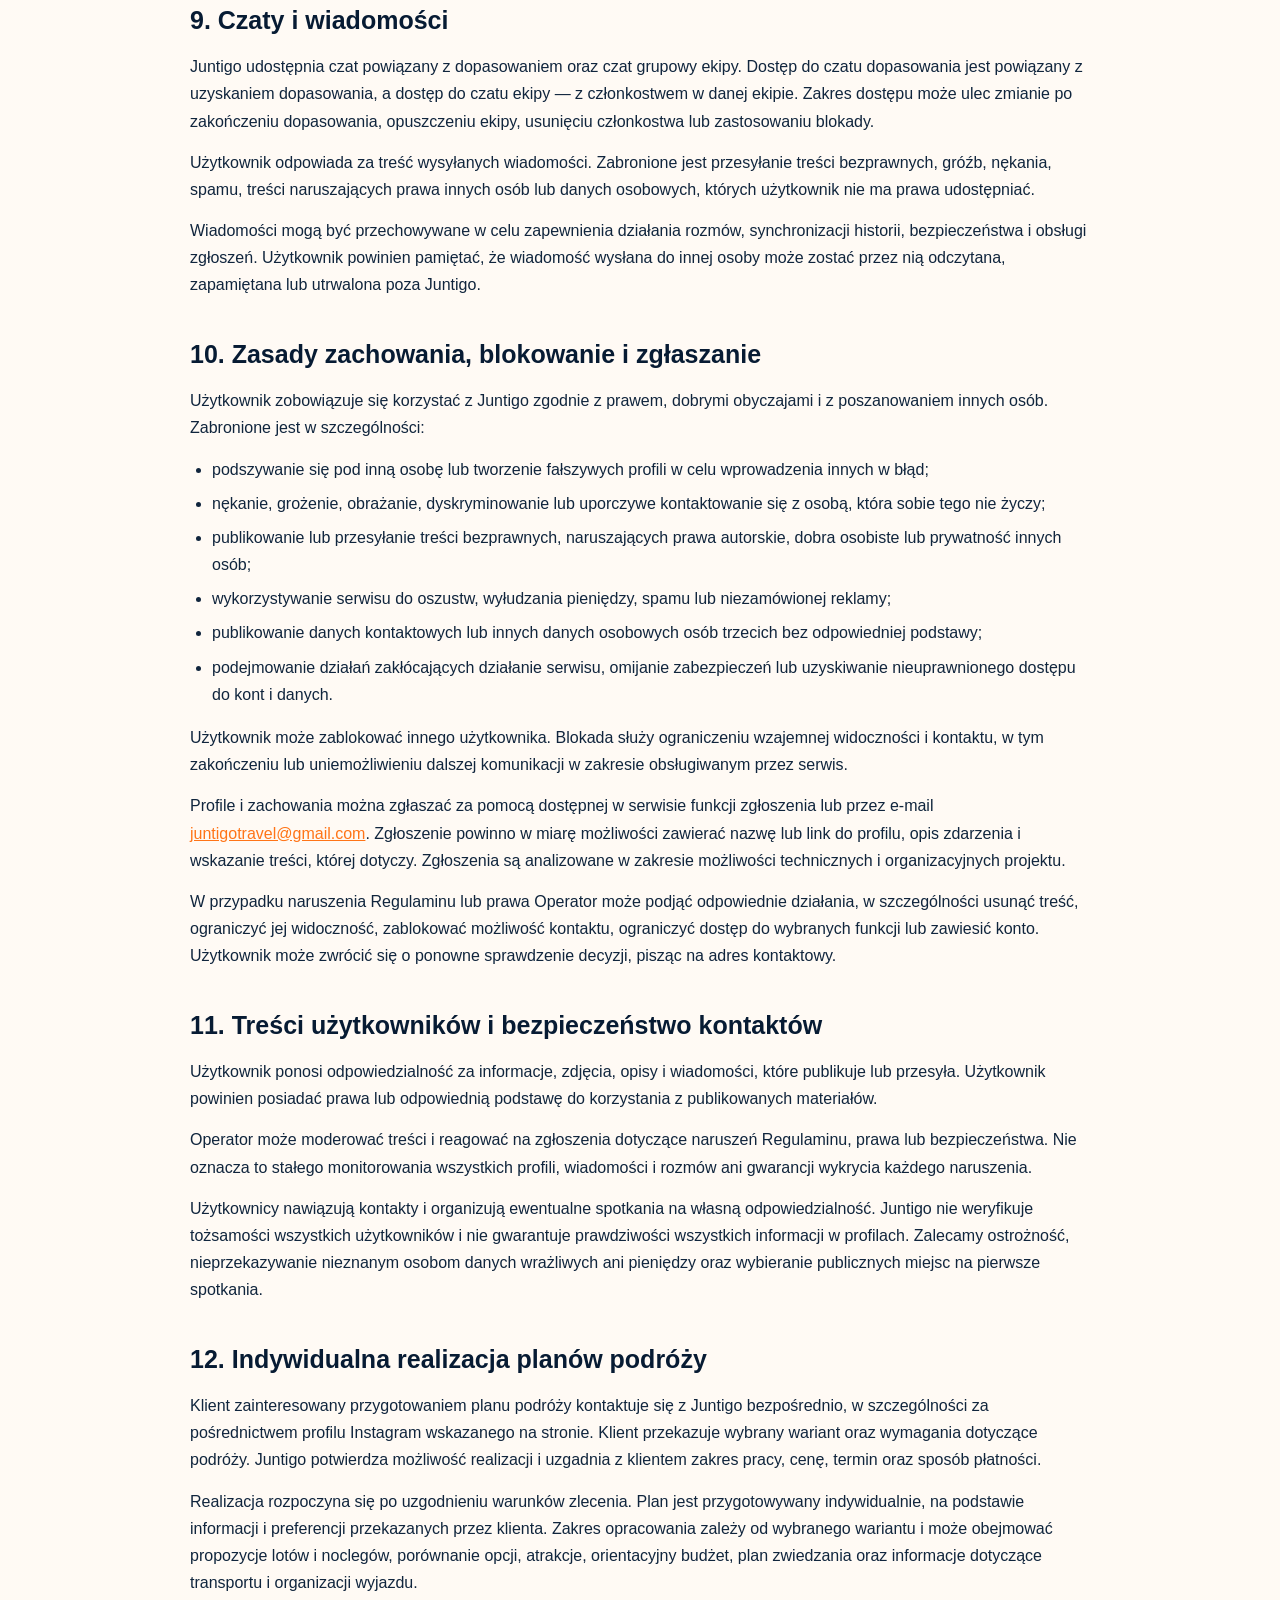
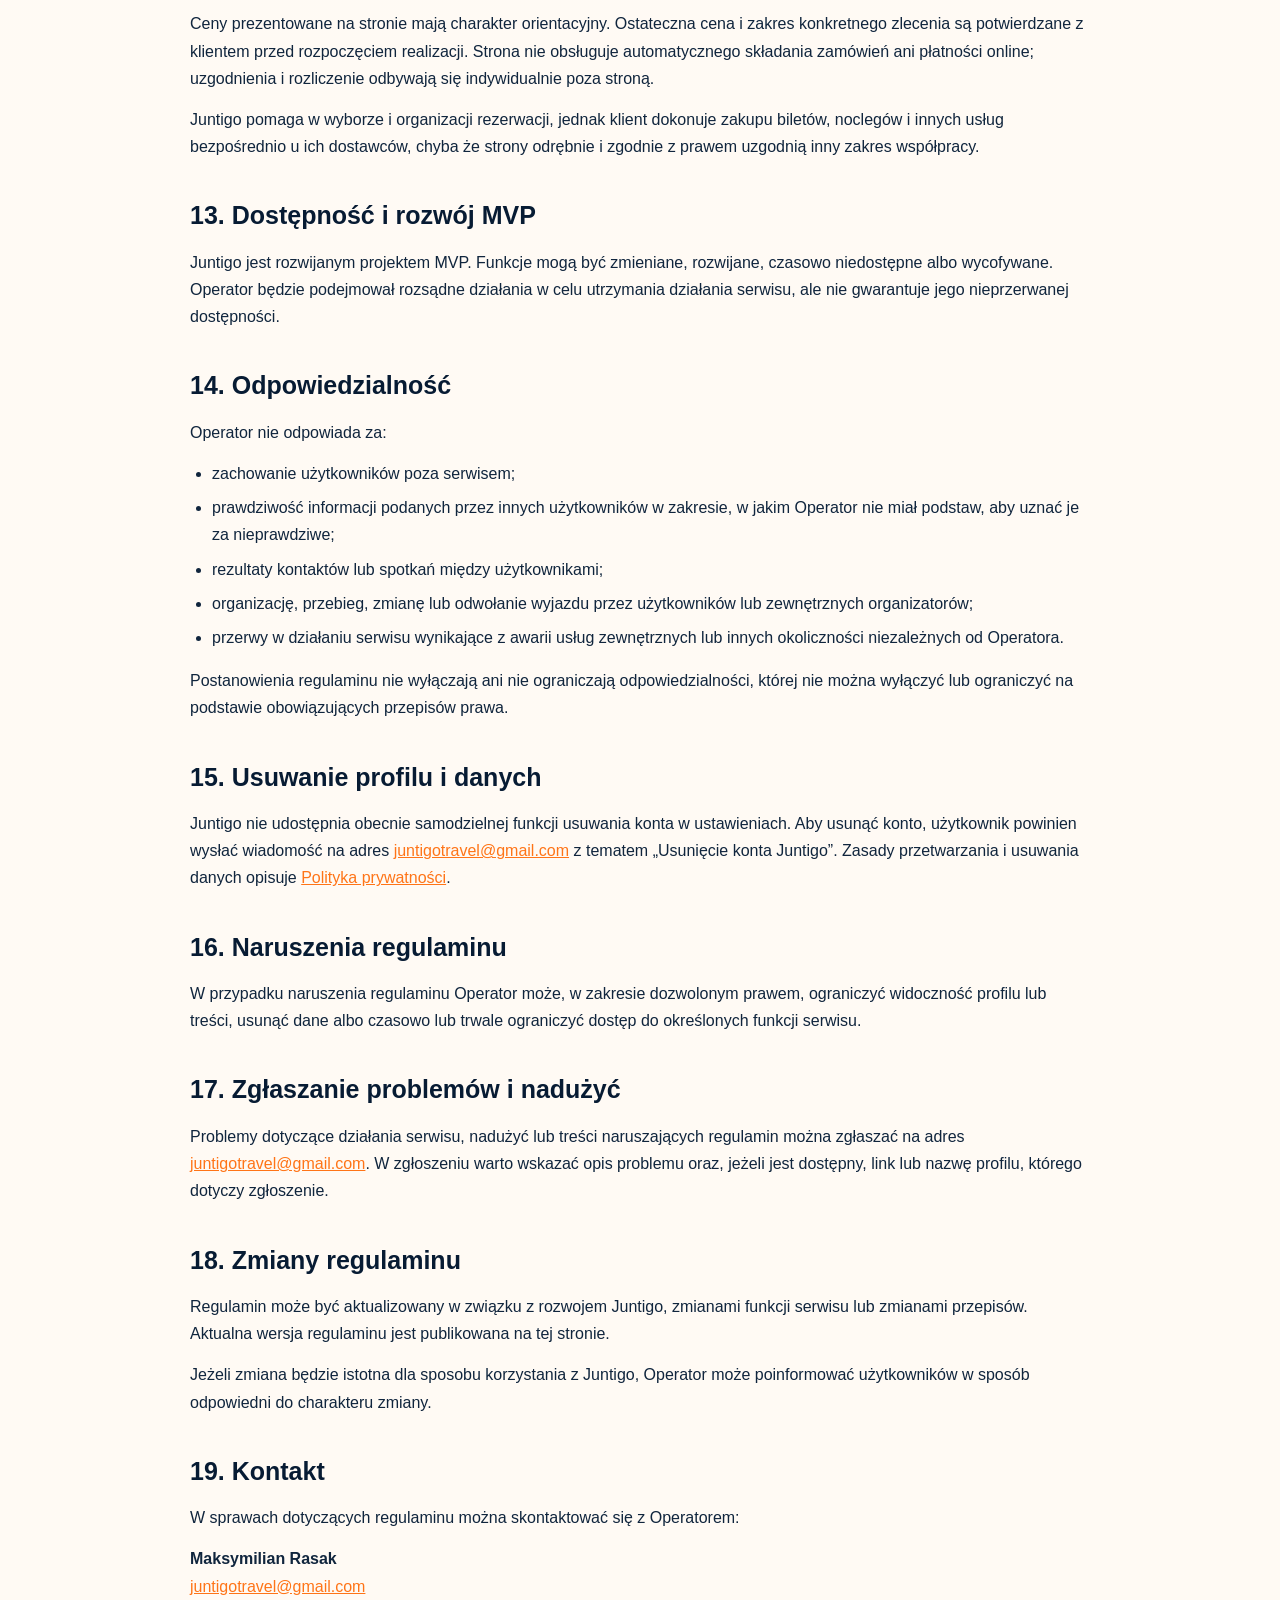
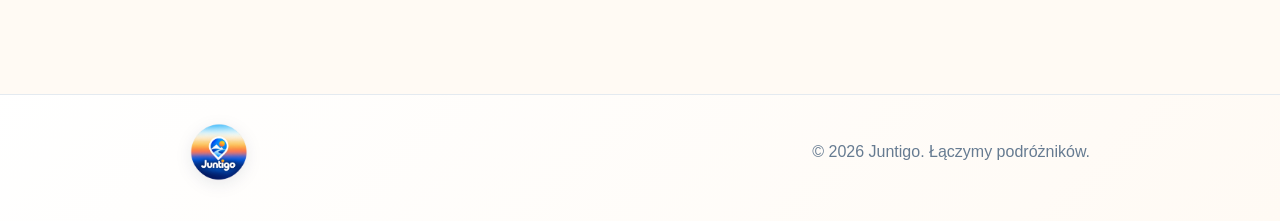
<file: regulamin.html>
<!DOCTYPE html>
<html lang="pl">
<head>
  <meta charset="UTF-8">
  <meta name="viewport" content="width=device-width, initial-scale=1.0">
  <meta name="referrer" content="strict-origin-when-cross-origin">
  <link rel="icon" type="image/png" href="juntigo-logo.png?v=20261024">
  <title>Regulamin — Juntigo</title>
  <link rel="canonical" href="https://juntigo.pl/regulamin.html">
  <meta name="description" content="Regulamin korzystania z serwisu Juntigo.">
  <style>
    :root { --navy:#071b33; --orange:#ff7417; --cream:#fffaf4; --text:#17283b; --muted:#667587; --border:#e7e1da; }
    * { box-sizing:border-box; margin:0; padding:0; }
    body { font-family:Arial,Helvetica,sans-serif; color:var(--text); background:var(--cream); line-height:1.7; }
    .top { background:white; border-bottom:1px solid var(--border); padding:22px 0; }
    .container { width:min(900px,92%); margin:0 auto; }
    .logo { font-size:28px; font-weight:900; letter-spacing:-1.5px; color:var(--navy); text-decoration:none; }
    .logo span { color:var(--orange); }
    main { padding:60px 0 80px; }
    h1 { color:var(--navy); font-size:clamp(36px,6vw,54px); line-height:1.05; margin-bottom:12px; letter-spacing:-1.5px; }
    .updated { color:var(--muted); margin-bottom:42px; }
    h2 { color:var(--navy); font-size:25px; margin:34px 0 12px; }
    p, li { font-size:16px; }
    p { margin-bottom:14px; }
    ul, ol { margin:8px 0 16px 22px; }
    li { margin-bottom:7px; }
    a { color:var(--orange); }
    .notice { background:white; border:1px solid var(--border); border-radius:16px; padding:20px; margin:24px 0; }
    footer { border-top:1px solid var(--border); padding:28px 0 40px; color:var(--muted); background:white; }
  </style>
<style>
.legal-footer-inner{display:flex;align-items:center;justify-content:space-between;gap:20px}
.legal-footer-brand img{width:58px;height:58px;object-fit:contain;display:block}
@media(max-width:600px){.legal-footer-inner{flex-direction:column;text-align:center}.legal-footer-brand img{width:54px;height:54px}}
</style>
  <link rel="stylesheet" href="brand-refresh.css?v=5">
</head>
<body>
  <header class="top">
    <div class="container">
      <a class="logo" href="index.html" aria-label="Juntigo — strona główna"><img src="juntigo-logo.png?v=20261024" alt="Juntigo"></a>
    </div>
  </header>

  <main>
    <div class="container">
      <h1>Regulamin Juntigo</h1>
      <p class="updated">Ostatnia aktualizacja: 3 listopada 2026 r.</p>

      <p>Niniejszy regulamin określa zasady korzystania z serwisu Juntigo dostępnego pod adresem <strong>juntigo.pl</strong>. Juntigo jest platformą podróżniczą, która łączy funkcje społecznościowe z indywidualną usługą przygotowywania planów podróży. Serwis umożliwia użytkownikom znajdowanie osób o podobnych planach i zainteresowaniach podróżniczych, a także skorzystanie z pomocy w zaplanowaniu własnego wyjazdu.</p>

      <div class="notice">
        <strong>Operator serwisu</strong><br>
        Maksymilian Rasak<br>
        Kontakt: <a href="mailto:juntigotravel@gmail.com">juntigotravel@gmail.com</a>
      </div>

      <h2>1. Definicje</h2>
      <ul>
        <li><strong>Juntigo</strong> – serwis internetowy umożliwiający użytkownikom wyszukiwanie wyjazdów i osób zainteresowanych podobnymi planami oraz korzystanie z funkcji profilu i wzajemnego zainteresowania.</li>
        <li><strong>Użytkownik</strong> – osoba korzystająca z Juntigo zgodnie z niniejszym regulaminem.</li>
        <li><strong>Profil</strong> – informacje o użytkowniku prezentowane w Juntigo, jeżeli użytkownik zdecyduje się go utworzyć i udostępnić.</li>
        <li><strong>Wyjazd</strong> – propozycja podróży, wydarzenia, city breaku lub innej aktywności prezentowana w serwisie.</li>
        <li><strong>Plan podróży</strong> – indywidualnie przygotowane opracowanie dotyczące podróży, którego zakres zależy od wybranego wariantu i uzgodnień z klientem.</li>
        <li><strong>Operator</strong> – Maksymilian Rasak, osoba wskazana jako operator serwisu Juntigo.</li>
      </ul>

      <h2>2. Charakter Juntigo</h2>
      <p>Juntigo łączy funkcje społecznościowe z indywidualną usługą przygotowywania planów podróży. Podstawowe funkcje społecznościowe serwisu, takie jak profile, dopasowania, ekipy i czaty, są udostępniane użytkownikom nieodpłatnie.</p>
      <p>Serwis umożliwia przeglądanie propozycji wyjazdów i wydarzeń, tworzenie profilu, wyrażanie zainteresowania innymi użytkownikami, uzyskiwanie dopasowań, tworzenie ekip podróżniczych, wysyłanie próśb o dołączenie do ekip oraz korzystanie z czatów.</p>
      <p>Juntigo oferuje również odpłatne przygotowywanie indywidualnych planów podróży. Na stronie przedstawione są warianty usługi i ceny orientacyjne. Klient składa zapytanie poprzez bezpośredni kontakt z Juntigo, w szczególności za pośrednictwem kanału wskazanego na stronie. Zakres planu, ostateczna cena, termin realizacji i sposób płatności są uzgadniane indywidualnie przed rozpoczęciem realizacji. Strona nie udostępnia automatycznego formularza zamówienia ani płatności online.</p>
      <p>Przygotowanie planu może obejmować propozycje lotów, noclegów, atrakcji, orientacyjny budżet i informacje organizacyjne — zależnie od wybranego wariantu. Pomoc przy wyborze lub organizacji rezerwacji nie oznacza, że Juntigo dokonuje zakupu biletów, noclegów lub innych usług w imieniu klienta. Umowy dotyczące tych usług klient zawiera bezpośrednio z ich dostawcami.</p>
      <p>Juntigo nie jest organizatorem imprez turystycznych ani sprzedawcą biletów, noclegów lub pakietów turystycznych. Regulamin nie wyłącza ani nie ogranicza praw użytkowników wynikających z bezwzględnie obowiązujących przepisów prawa.</p>

      <h2>3. Warunki korzystania</h2>
      <p>Z Juntigo mogą korzystać osoby, które ukończyły <strong>16 lat</strong>. Użytkownik oświadcza, że spełnia ten warunek. Serwis nie prowadzi obecnie odrębnej, dokumentowej weryfikacji wieku.</p>
      <p>Korzystanie z podstawowych funkcji serwisu, w tym przeglądanie wyjazdów, może odbywać się bez zakładania konta. Niektóre funkcje mogą wymagać podania danych lub utworzenia profilu.</p>
      <p>Użytkownik zobowiązuje się podawać informacje zgodne z prawdą i aktualne w zakresie, w jakim są one przedstawiane innym użytkownikom.</p>

      <h2>4. Dołączenie do wyjazdu</h2>
      <p>Użytkownik może zgłosić zainteresowanie wyjazdem poprzez funkcję „Dołącz do wyjazdu”. W zależności od funkcji dostępnej w danym momencie formularz może wymagać między innymi imienia lub pseudonimu, Instagrama, adresu e-mail, wieku, miasta i krótkiego opisu.</p>
      <p>Zgłoszenie nie jest umową o udział w wyjeździe ani rezerwacją jakiejkolwiek usługi turystycznej.</p>

      <h2>5. Profile użytkowników</h2>
      <p>Użytkownik może utworzyć profil zawierający między innymi imię lub pseudonim, wiek, miasto, Instagram, zdjęcie, opis, zainteresowania, styl podróżowania i wybrane wyjazdy.</p>
      <p>Utworzenie profilu jest opcjonalne. Oznaczenie „Profil uzupełniony” w obecnym MVP oznacza, że użytkownik utworzył pełny profil zgodnie z mechanizmem Juntigo. Nie jest to potwierdzenie tożsamości przez organ państwowy ani gwarancja, że wszystkie informacje podane przez użytkownika są prawdziwe.</p>

      <h2>6. Logowanie przez Google i Facebook</h2>
      <p>Juntigo może udostępniać opcjonalne logowanie przez Google lub Facebook. Logowanie służy do uwierzytelnienia użytkownika i może zostać powiązane z profilem Juntigo. Zakres danych przekazywanych przez wybranego dostawcę opisano w <a href="polityka-prywatnosci.html">Polityce prywatności Juntigo</a>.</p>
      <p>Użytkownik korzystający z logowania zewnętrznego podlega również odpowiednim warunkom i zasadom prywatności dostawcy logowania.</p>

      <h2>7. Funkcja „Jestem zainteresowany”</h2>
      <p>Użytkownik może wyrazić zainteresowanie inną osobą uczestniczącą w danym wyjeździe. W zależności od aktualnej wersji funkcji Juntigo może poprosić o podanie nazwy użytkownika na Instagramie.</p>
      <p>Jeżeli zainteresowanie jest wzajemne, Juntigo może poinformować użytkowników o dopasowaniu i umożliwić im dalszy kontakt.</p>
      <p>Juntigo nie gwarantuje, że druga osoba odpowie, nawiąże kontakt, weźmie udział w wyjeździe lub zachowa się w określony sposób.</p>

      <h2>8. Ekipy podróżnicze</h2>
      <p>Zalogowany użytkownik może utworzyć ekipę przypisaną do wybranego wyjazdu, jeżeli funkcja jest dostępna dla danego wyjazdu. Ekipa służy skupieniu osób zainteresowanych wspólnym wyjazdem. Standardowy maksymalny skład ekipy wynosi 10 osób łącznie z organizatorem, chyba że interfejs serwisu wskazuje inny limit.</p>
      <p>Osoba tworząca ekipę zostaje jej organizatorem. Organizator może zarządzać prośbami o dołączenie, akceptować je lub odrzucać, usuwać członków, przekazać rolę organizatora innej osobie oraz zamknąć lub usunąć ekipę zgodnie z funkcjami dostępnymi w serwisie.</p>
      <p>Użytkownik może wysłać prośbę o dołączenie do istniejącej ekipy. Wysłanie prośby nie oznacza przyjęcia do ekipy. Członkostwo powstaje po zaakceptowaniu prośby przez organizatora. Ekipa zamknięta, usunięta lub posiadająca komplet członków może nie przyjmować nowych osób.</p>
      <p>Organizator i członkowie powinni korzystać z ekipy zgodnie z prawem i z poszanowaniem pozostałych osób. Juntigo nie gwarantuje, że członkowie ekipy rzeczywiście zorganizują lub odbędą wspólną podróż.</p>
      <h2>9. Czaty i wiadomości</h2>
      <p>Juntigo udostępnia czat powiązany z dopasowaniem oraz czat grupowy ekipy. Dostęp do czatu dopasowania jest powiązany z uzyskaniem dopasowania, a dostęp do czatu ekipy — z członkostwem w danej ekipie. Zakres dostępu może ulec zmianie po zakończeniu dopasowania, opuszczeniu ekipy, usunięciu członkostwa lub zastosowaniu blokady.</p>
      <p>Użytkownik odpowiada za treść wysyłanych wiadomości. Zabronione jest przesyłanie treści bezprawnych, gróźb, nękania, spamu, treści naruszających prawa innych osób lub danych osobowych, których użytkownik nie ma prawa udostępniać.</p>
      <p>Wiadomości mogą być przechowywane w celu zapewnienia działania rozmów, synchronizacji historii, bezpieczeństwa i obsługi zgłoszeń. Użytkownik powinien pamiętać, że wiadomość wysłana do innej osoby może zostać przez nią odczytana, zapamiętana lub utrwalona poza Juntigo.</p>
      <h2>10. Zasady zachowania, blokowanie i zgłaszanie</h2>
      <p>Użytkownik zobowiązuje się korzystać z Juntigo zgodnie z prawem, dobrymi obyczajami i z poszanowaniem innych osób. Zabronione jest w szczególności:</p>
      <ul>
        <li>podszywanie się pod inną osobę lub tworzenie fałszywych profili w celu wprowadzenia innych w błąd;</li>
        <li>nękanie, grożenie, obrażanie, dyskryminowanie lub uporczywe kontaktowanie się z osobą, która sobie tego nie życzy;</li>
        <li>publikowanie lub przesyłanie treści bezprawnych, naruszających prawa autorskie, dobra osobiste lub prywatność innych osób;</li>
        <li>wykorzystywanie serwisu do oszustw, wyłudzania pieniędzy, spamu lub niezamówionej reklamy;</li>
        <li>publikowanie danych kontaktowych lub innych danych osobowych osób trzecich bez odpowiedniej podstawy;</li>
        <li>podejmowanie działań zakłócających działanie serwisu, omijanie zabezpieczeń lub uzyskiwanie nieuprawnionego dostępu do kont i danych.</li>
      </ul>
      <p>Użytkownik może zablokować innego użytkownika. Blokada służy ograniczeniu wzajemnej widoczności i kontaktu, w tym zakończeniu lub uniemożliwieniu dalszej komunikacji w zakresie obsługiwanym przez serwis.</p>
      <p>Profile i zachowania można zgłaszać za pomocą dostępnej w serwisie funkcji zgłoszenia lub przez e-mail <a href="mailto:juntigotravel@gmail.com">juntigotravel@gmail.com</a>. Zgłoszenie powinno w miarę możliwości zawierać nazwę lub link do profilu, opis zdarzenia i wskazanie treści, której dotyczy. Zgłoszenia są analizowane w zakresie możliwości technicznych i organizacyjnych projektu.</p>
      <p>W przypadku naruszenia Regulaminu lub prawa Operator może podjąć odpowiednie działania, w szczególności usunąć treść, ograniczyć jej widoczność, zablokować możliwość kontaktu, ograniczyć dostęp do wybranych funkcji lub zawiesić konto. Użytkownik może zwrócić się o ponowne sprawdzenie decyzji, pisząc na adres kontaktowy.</p>
      <h2>11. Treści użytkowników i bezpieczeństwo kontaktów</h2>
      <p>Użytkownik ponosi odpowiedzialność za informacje, zdjęcia, opisy i wiadomości, które publikuje lub przesyła. Użytkownik powinien posiadać prawa lub odpowiednią podstawę do korzystania z publikowanych materiałów.</p>
      <p>Operator może moderować treści i reagować na zgłoszenia dotyczące naruszeń Regulaminu, prawa lub bezpieczeństwa. Nie oznacza to stałego monitorowania wszystkich profili, wiadomości i rozmów ani gwarancji wykrycia każdego naruszenia.</p>
      <p>Użytkownicy nawiązują kontakty i organizują ewentualne spotkania na własną odpowiedzialność. Juntigo nie weryfikuje tożsamości wszystkich użytkowników i nie gwarantuje prawdziwości wszystkich informacji w profilach. Zalecamy ostrożność, nieprzekazywanie nieznanym osobom danych wrażliwych ani pieniędzy oraz wybieranie publicznych miejsc na pierwsze spotkania.</p>
      <h2>12. Indywidualna realizacja planów podróży</h2>
      <p>Klient zainteresowany przygotowaniem planu podróży kontaktuje się z Juntigo bezpośrednio, w szczególności za pośrednictwem profilu Instagram wskazanego na stronie. Klient przekazuje wybrany wariant oraz wymagania dotyczące podróży. Juntigo potwierdza możliwość realizacji i uzgadnia z klientem zakres pracy, cenę, termin oraz sposób płatności.</p>
      <p>Realizacja rozpoczyna się po uzgodnieniu warunków zlecenia. Plan jest przygotowywany indywidualnie, na podstawie informacji i preferencji przekazanych przez klienta. Zakres opracowania zależy od wybranego wariantu i może obejmować propozycje lotów i noclegów, porównanie opcji, atrakcje, orientacyjny budżet, plan zwiedzania oraz informacje dotyczące transportu i organizacji wyjazdu.</p>
      <p>Ceny prezentowane na stronie mają charakter orientacyjny. Ostateczna cena i zakres konkretnego zlecenia są potwierdzane z klientem przed rozpoczęciem realizacji. Strona nie obsługuje automatycznego składania zamówień ani płatności online; uzgodnienia i rozliczenie odbywają się indywidualnie poza stroną.</p>
      <p>Juntigo pomaga w wyborze i organizacji rezerwacji, jednak klient dokonuje zakupu biletów, noclegów i innych usług bezpośrednio u ich dostawców, chyba że strony odrębnie i zgodnie z prawem uzgodnią inny zakres współpracy.</p>

      <h2>13. Dostępność i rozwój MVP</h2>
      <p>Juntigo jest rozwijanym projektem MVP. Funkcje mogą być zmieniane, rozwijane, czasowo niedostępne albo wycofywane. Operator będzie podejmował rozsądne działania w celu utrzymania działania serwisu, ale nie gwarantuje jego nieprzerwanej dostępności.</p>

      <h2>14. Odpowiedzialność</h2>
      <p>Operator nie odpowiada za:</p>
      <ul>
        <li>zachowanie użytkowników poza serwisem;</li>
        <li>prawdziwość informacji podanych przez innych użytkowników w zakresie, w jakim Operator nie miał podstaw, aby uznać je za nieprawdziwe;</li>
        <li>rezultaty kontaktów lub spotkań między użytkownikami;</li>
        <li>organizację, przebieg, zmianę lub odwołanie wyjazdu przez użytkowników lub zewnętrznych organizatorów;</li>
        <li>przerwy w działaniu serwisu wynikające z awarii usług zewnętrznych lub innych okoliczności niezależnych od Operatora.</li>
      </ul>
      <p>Postanowienia regulaminu nie wyłączają ani nie ograniczają odpowiedzialności, której nie można wyłączyć lub ograniczyć na podstawie obowiązujących przepisów prawa.</p>

      <h2>15. Usuwanie profilu i danych</h2>
      <p>Juntigo nie udostępnia obecnie samodzielnej funkcji usuwania konta w ustawieniach. Aby usunąć konto, użytkownik powinien wysłać wiadomość na adres <a href="mailto:juntigotravel@gmail.com">juntigotravel@gmail.com</a> z tematem „Usunięcie konta Juntigo”. Zasady przetwarzania i usuwania danych opisuje <a href="polityka-prywatnosci.html">Polityka prywatności</a>.</p>

      <h2>16. Naruszenia regulaminu</h2>
      <p>W przypadku naruszenia regulaminu Operator może, w zakresie dozwolonym prawem, ograniczyć widoczność profilu lub treści, usunąć dane albo czasowo lub trwale ograniczyć dostęp do określonych funkcji serwisu.</p>

      <h2>17. Zgłaszanie problemów i nadużyć</h2>
      <p>Problemy dotyczące działania serwisu, nadużyć lub treści naruszających regulamin można zgłaszać na adres <a href="mailto:juntigotravel@gmail.com">juntigotravel@gmail.com</a>. W zgłoszeniu warto wskazać opis problemu oraz, jeżeli jest dostępny, link lub nazwę profilu, którego dotyczy zgłoszenie.</p>

      <h2>18. Zmiany regulaminu</h2>
      <p>Regulamin może być aktualizowany w związku z rozwojem Juntigo, zmianami funkcji serwisu lub zmianami przepisów. Aktualna wersja regulaminu jest publikowana na tej stronie.</p>
      <p>Jeżeli zmiana będzie istotna dla sposobu korzystania z Juntigo, Operator może poinformować użytkowników w sposób odpowiedni do charakteru zmiany.</p>

      <h2>19. Kontakt</h2>
      <p>W sprawach dotyczących regulaminu można skontaktować się z Operatorem:</p>
      <p><strong>Maksymilian Rasak</strong><br><a href="mailto:juntigotravel@gmail.com">juntigotravel@gmail.com</a></p>
    </div>
  </main>

  <footer>
    <div class="container legal-footer-inner">
      <a href="index.html" class="legal-footer-brand" aria-label="Juntigo — strona główna">
        <img src="juntigo-logo.png?v=20261024" alt="Juntigo">
      </a>
      <span>© 2026 Juntigo. Łączymy podróżników.</span>
    </div>
  </footer>
</body>
</html>
</file>
<file: brand-refresh.css>
/* Juntigo visual identity refresh — shared across all pages */
:root{
  --brand-navy:#071b33;
  --brand-blue:#087df1;
  --brand-cyan:#12b9f4;
  --brand-orange:#ff7417;
  --brand-gold:#ffc247;
  --brand-cream:#fffaf4;
  --brand-ink:#10253d;
  --brand-muted:#667b91;
  --brand-border:#e4eaf0;
  --navy:var(--brand-navy);
  --navy-light:#12385d;
  --orange:var(--brand-orange);
  --orange-light:#ff9b45;
  --cream:var(--brand-cream);
  --white:#fff;
  --text:var(--brand-ink);
  --muted:var(--brand-muted);
  --border:var(--brand-border);
  --soft:#f3f8fc;
  --brand-shadow:0 16px 42px rgba(7,27,51,.075);
}
html{scroll-behavior:smooth;scroll-padding-top:100px}
body{
  color:var(--brand-ink);
  background:linear-gradient(180deg,#fff 0,#fffaf5 28rem,var(--brand-cream) 100%);
  -webkit-font-smoothing:antialiased;
}
::selection{background:rgba(18,185,244,.22);color:var(--brand-navy)}
a,button,input,select,textarea{accent-color:var(--brand-orange)}
a{transition:color .18s ease}
button,a.button,.button,button[type=submit],input[type=submit],.nav-cta,.profile-action{
  transition:transform .18s ease,box-shadow .18s ease,background-color .18s ease,border-color .18s ease,color .18s ease;
}
a.button,.button,.nav-cta,.profile-action{
  box-shadow:0 7px 18px rgba(255,116,23,.14);
}
a.button:hover,.button:hover,.nav-cta:hover,.profile-action:hover{
  transform:translateY(-2px);
  box-shadow:0 11px 25px rgba(255,116,23,.22);
}
button:focus-visible,a:focus-visible,input:focus-visible,select:focus-visible,textarea:focus-visible{
  outline:3px solid rgba(18,185,244,.5);outline-offset:3px;
}
nav,.top,header.site-header{
  background:rgba(255,255,255,.97);
  border-bottom:1px solid rgba(228,234,240,.95);
}
/* Avoid backdrop-filter on nav: it can become the containing block for the
   fixed mobile drawer and cause the menu to render underneath page content. */
.logo-image{display:inline-flex;align-items:center;line-height:0}.logo-image img,.logo img{width:72px;height:72px;max-width:100%;object-fit:contain;display:block}.logo img,.footer-brand img,.legal-footer-brand img{filter:drop-shadow(0 4px 8px rgba(7,27,51,.09))}
.top .logo img,.logo-image img{width:68px;height:68px;object-fit:contain;display:block}
.logo-image{display:inline-flex;align-items:center;justify-content:center;margin-bottom:36px}
.nav-link:hover,.nav-links a:hover,.back-link:hover{color:var(--brand-blue)}
.nav-cta,.button,.profile-action{background:linear-gradient(115deg,var(--brand-orange),#ff8a22);border-color:transparent}
.nav-cta:hover,.button:hover,.profile-action:hover{background:linear-gradient(115deg,#f5660b,var(--brand-orange))}
.hero{
  background:
    radial-gradient(ellipse at 85% 5%,rgba(18,185,244,.24),transparent 35%),
    radial-gradient(ellipse at 12% 100%,rgba(255,194,71,.14),transparent 30%),
    linear-gradient(130deg,#061a32 0%,#0b2b4c 62%,#104b72 100%);
}
.hero .eyebrow,.eyebrow{color:var(--brand-orange)}
.hero .eyebrow{color:#ffc16b}
.hero h1,.hero h2{letter-spacing:-.035em}
.controls,.login-section,.account-header,.section,.trip-card,.city-card,.price-card,.choice,.step,.example-box,.dashboard-card,.profile-card,.profile-view-card,.profile-form-card,.modal-content,.modal-box,.form-card,.notice{
  box-shadow:var(--brand-shadow);
}
.controls,.login-section,.account-header,.section,.trip-card,.city-card,.price-card,.choice,.step,.dashboard-card,.profile-card,.profile-view-card,.profile-form-card,.form-card{
  border-color:var(--brand-border);
}
.trip-card,.city-card,.price-card,.choice,.step,.dashboard-card{
  transition:transform .2s ease,box-shadow .2s ease,border-color .2s ease;
}
.trip-card:hover,.city-card:hover,.price-card:hover,.choice:hover,.step:hover,.dashboard-card:hover{
  border-color:rgba(18,185,244,.42);
  box-shadow:0 18px 44px rgba(7,27,51,.105);
}
.price-card.featured,.price-card.featured:hover{
  border-color:var(--brand-orange);
  box-shadow:0 16px 38px rgba(255,116,23,.14);
}
.price-badge,.badge,.trip-badge,.tag{
  background:#fff0e5;
  color:#b84d08;
}
.filter-input:focus,.filter select:focus,input:focus,textarea:focus,select:focus{
  border-color:var(--brand-cyan);
  box-shadow:0 0 0 3px rgba(18,185,244,.13);
}
.view-switch button.active,.interest-chat-button,.chat-send,.primary-button{
  background:var(--brand-navy);
}
.view-switch button.active:hover,.interest-chat-button:hover,.chat-send:hover,.primary-button:hover{
  background:#12385d;
}
.card-icon,.dashboard-card .card-icon{
  background:linear-gradient(145deg,rgba(255,116,23,.13),rgba(255,194,71,.22));
  color:var(--brand-orange);
}
.avatar,.match-avatar,.profile-avatar,.avatar-placeholder,.profile-placeholder,.juntigo-nav-avatar,.juntigo-notification-avatar,.person-profile-avatar{background:linear-gradient(145deg,var(--brand-navy),#124d78) !important;}
.verified,.profile-complete,.success,.status-success{color:#16834b}
hr,.divider{border-color:var(--brand-border)}
footer{
  border-top-color:var(--brand-border);
  background:rgba(255,255,255,.9);
}
.final-cta{
  background:
    radial-gradient(ellipse at 10% 100%,rgba(255,194,71,.12),transparent 32%),
    radial-gradient(ellipse at 90% 0%,rgba(18,185,244,.12),transparent 35%);
}
.final-cta .button{min-width:min(100%,280px)}
/* Legal pages use the same brand accents without changing document layout. */
.top .logo,.logo{color:var(--brand-navy)}
.logo span{color:var(--brand-orange)}
@media(max-width:700px){
  html{scroll-padding-top:76px}
  .button,.nav-cta{max-width:100%}
}
@media(prefers-reduced-motion:reduce){
  *,*::before,*::after{scroll-behavior:auto!important;transition:none!important;animation:none!important}
}

/* Premium section backgrounds: restrained gradients, clean cards and readable controls. */
:root{
  --brand-hero-gradient:
    radial-gradient(ellipse at 86% 8%,rgba(18,185,244,.22),transparent 34%),
    radial-gradient(ellipse at 8% 100%,rgba(255,194,71,.10),transparent 32%),
    linear-gradient(130deg,#061a32 0%,#0b2b4c 62%,#104b72 100%);
  --brand-orange-gradient:
    radial-gradient(ellipse at 84% 8%,rgba(255,211,119,.38),transparent 34%),
    radial-gradient(ellipse at 12% 100%,rgba(179,54,0,.30),transparent 42%),
    radial-gradient(ellipse at 50% 45%,rgba(255,143,48,.22),transparent 62%),
    linear-gradient(118deg,#e95a08 0%,#f96b0d 30%,#ff781b 62%,#ff963f 100%);
  --brand-dark-gradient:
    radial-gradient(ellipse at 88% 0%,rgba(18,185,244,.16),transparent 36%),
    linear-gradient(135deg,#061a32 0%,#0b2b4c 64%,#104b72 100%);
}
.hero{
  background:var(--brand-hero-gradient);
}
.cta{
  background:var(--brand-orange-gradient) !important;
  color:#fff;
}
.cta .button{
  background:linear-gradient(145deg,#071b33 0%,#12385d 100%);
  border-color:rgba(255,255,255,.12);
}
.cta .button:hover{
  background:linear-gradient(145deg,#fff 0%,#fff7ef 100%);
  border-color:#fff;
  color:var(--brand-navy);
}
.example{
  background:var(--brand-dark-gradient);
}
.final-cta{
  background:
    radial-gradient(ellipse at 10% 100%,rgba(255,194,71,.14),transparent 34%),
    radial-gradient(ellipse at 90% 0%,rgba(18,185,244,.10),transparent 36%),
    linear-gradient(180deg,#fff 0%,#fffaf4 100%);
}
footer{
  background:linear-gradient(135deg,rgba(255,255,255,.98) 0%,rgba(255,250,244,.96) 100%);
}

/* Phase 2: extend the premium treatment to large content bands, not individual controls. */
.juntigo-options,
.categories,
.pricing{
  background:
    radial-gradient(ellipse at 92% 0%,rgba(18,185,244,.045),transparent 34%),
    linear-gradient(135deg,#fff 0%,#fffaf4 58%,#f5f8fb 100%) !important;
}
.juntigo-flow-step,
.category,
.controls,
.citybreak-intro,
.year-note,
.country-section,
.sport-team-section,
.choice,
.price-card,
.step{
  background:linear-gradient(145deg,#fff 0%,#fffdf9 100%);
}
.planning-service{
  background:
    radial-gradient(ellipse at 100% 0%,rgba(255,194,71,.16),transparent 42%),
    linear-gradient(120deg,#fff7ef 0%,#fffaf5 56%,#f8fbfd 100%);
  border-color:rgba(255,116,23,.22);
}
.planning-service-result,
.note,
.price-badge{
  background:linear-gradient(135deg,#fff0e5 0%,#fff8ed 100%);
}
.controls-wrap{
  background:linear-gradient(180deg,rgba(255,255,255,.55) 0%,rgba(255,250,244,.9) 100%);
}
.login-section,
.account-header,
.section,
.profile-card,
.profile-view-card,
.profile-form-card,
.dashboard-card{
  background:linear-gradient(145deg,#fff 0%,#fffdf9 100%);
}
@media(prefers-reduced-motion:reduce){
  .trip-card,.city-card,.price-card,.choice,.step,.dashboard-card{transition:none!important}
}
</file>
